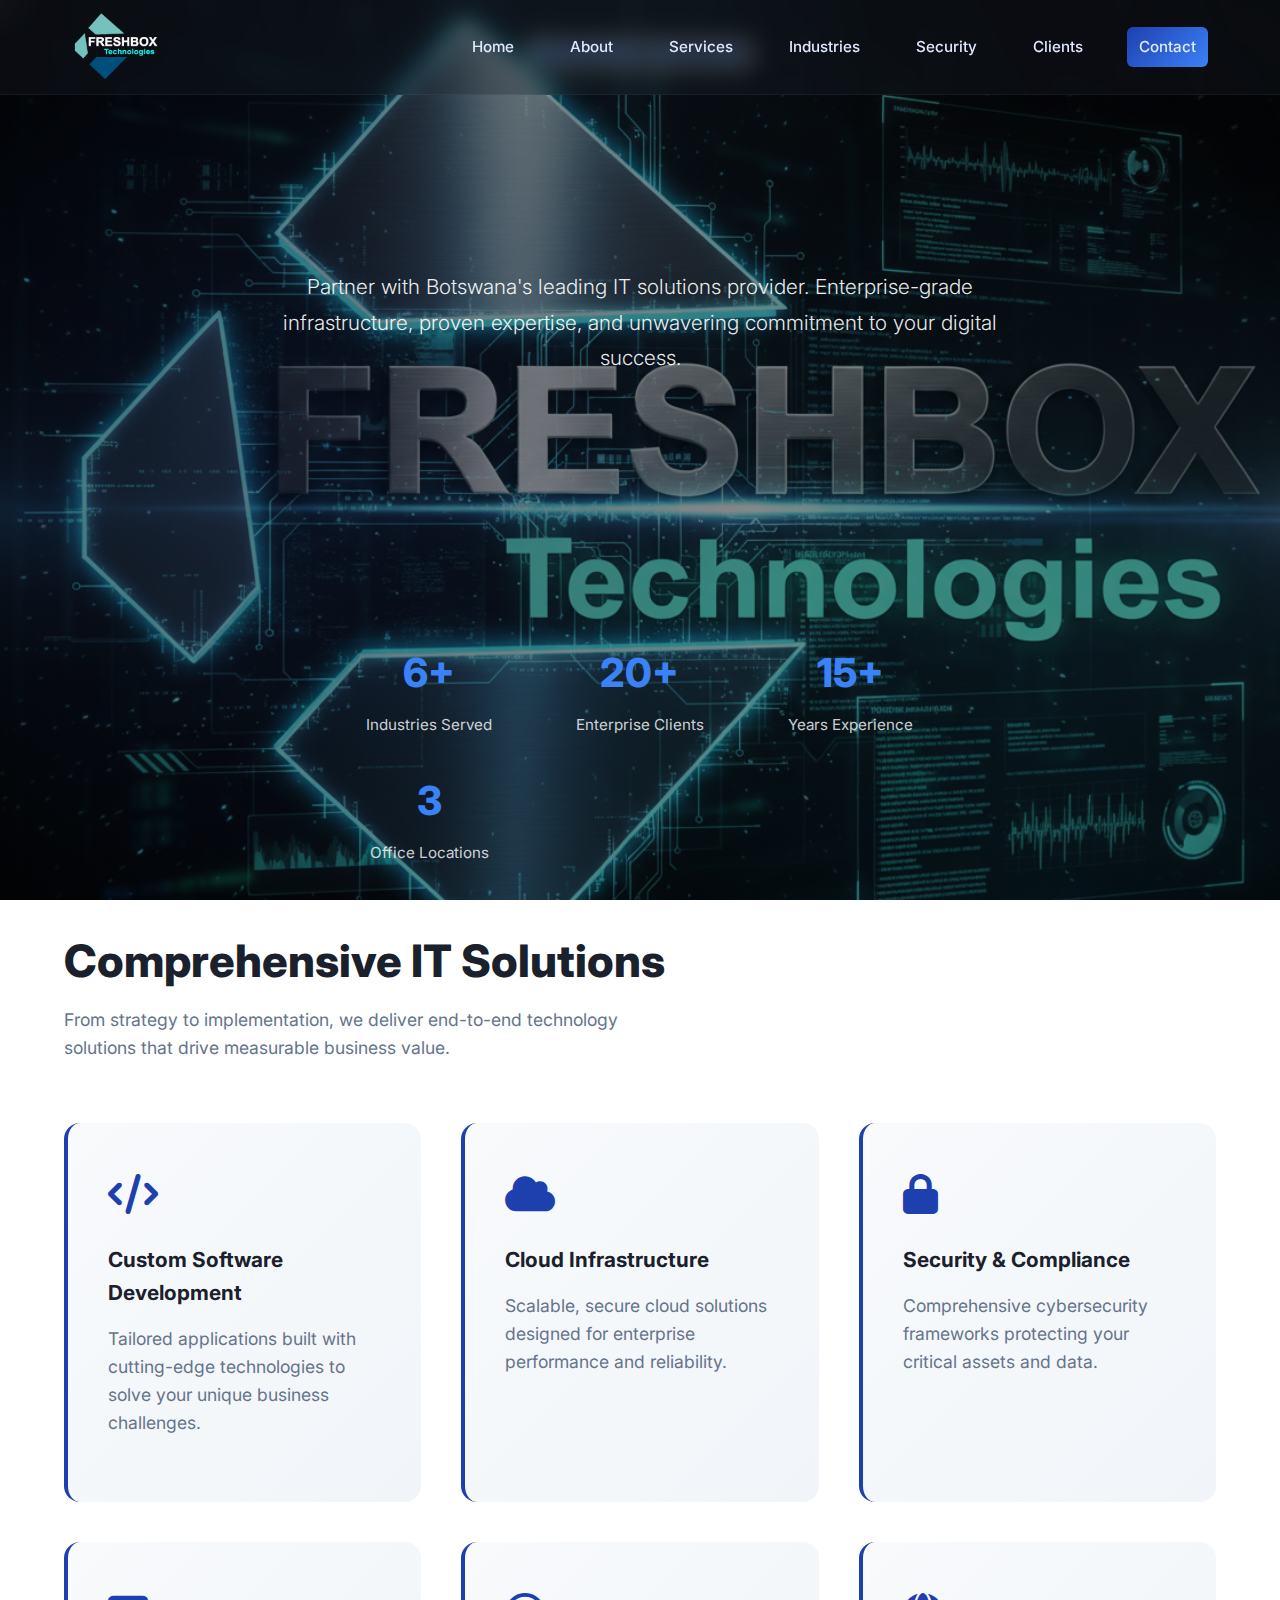
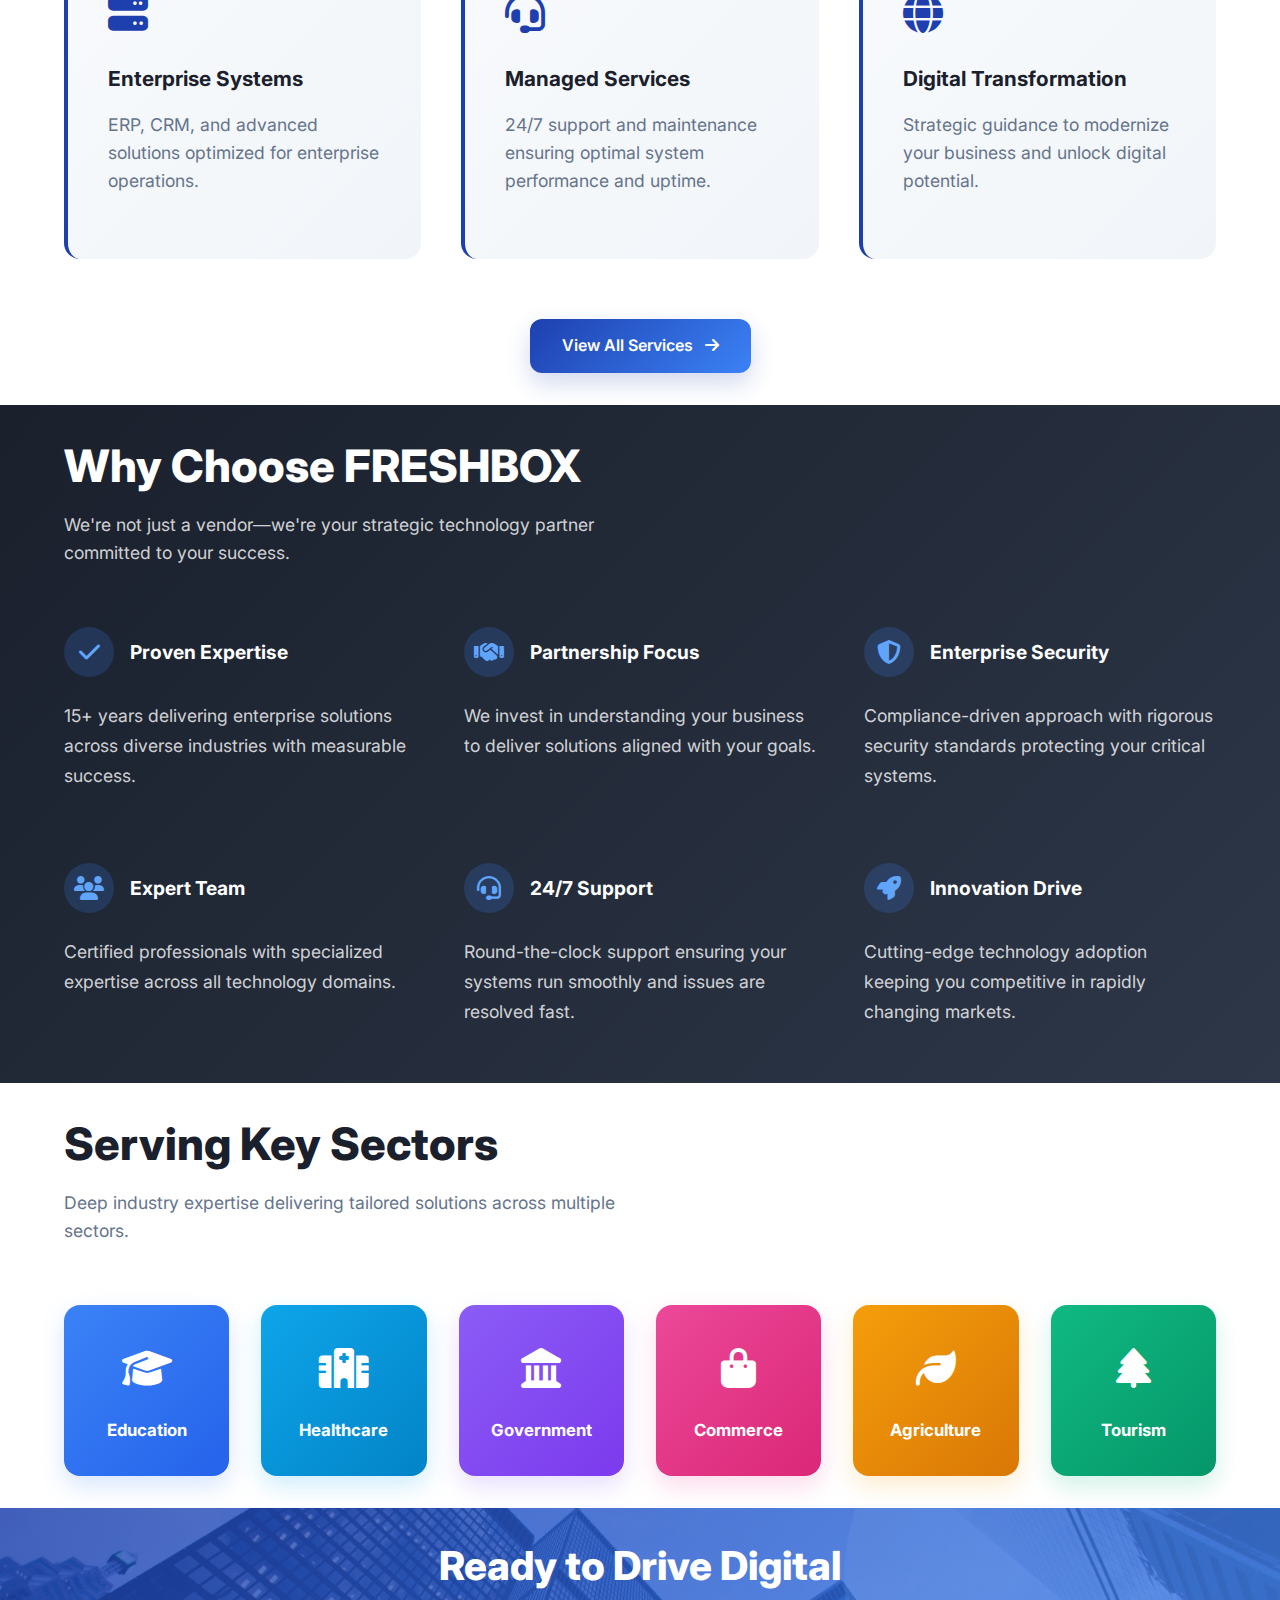
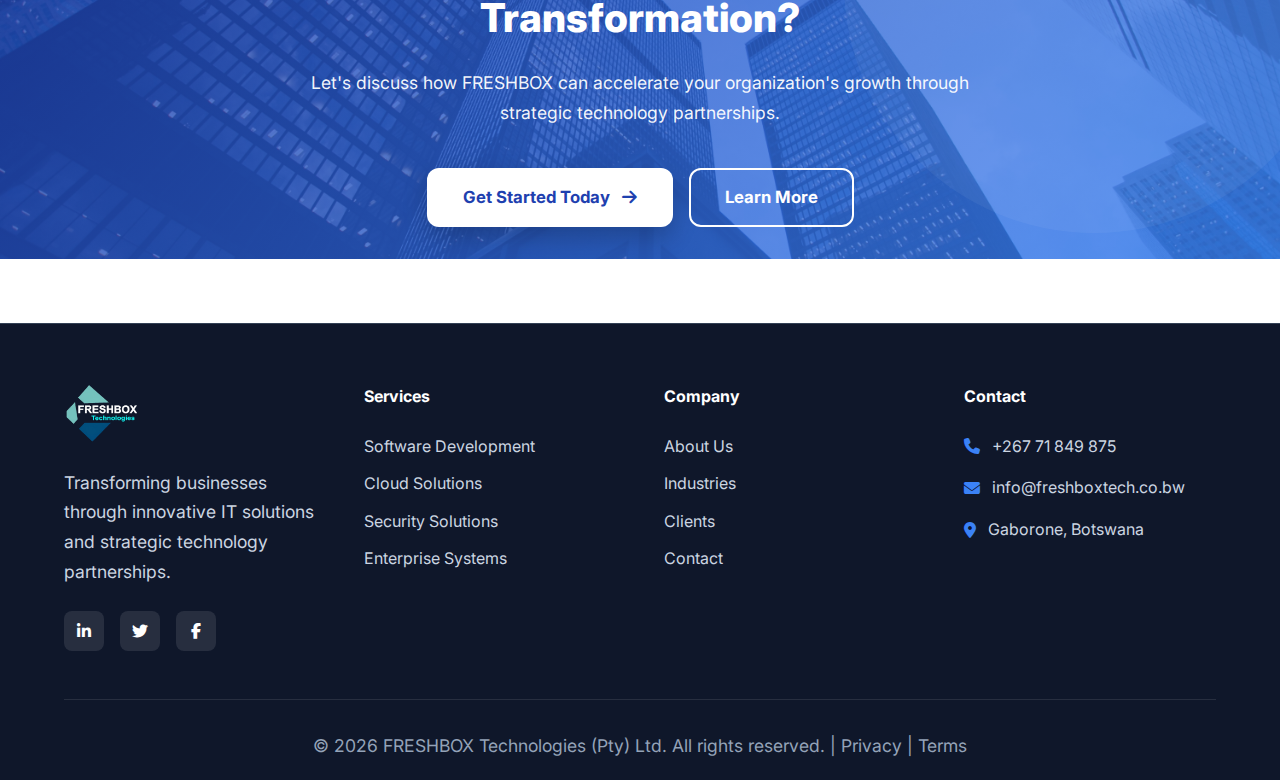
<file: index.html>
<!DOCTYPE html>
<html lang="en">
<head>
    <meta charset="UTF-8">
    <meta name="viewport" content="width=device-width, initial-scale=1.0">
    <meta name="description" content="FRESHBOX Technologies - Enterprise IT solutions, systems integration, and digital transformation services. Award-winning technology partner for business growth.">
    <meta name="keywords" content="IT solutions, systems integration, digital transformation, enterprise software, cloud services, Botswana">
    <title>FRESHBOX Technologies | Enterprise IT Solutions & Digital Transformation Leader</title>
    <link rel="icon" href="images/logo2.png" type="image/png">
    <link rel="apple-touch-icon" href="images/logo2.png">
    <link rel="stylesheet" href="https://cdnjs.cloudflare.com/ajax/libs/font-awesome/6.4.0/css/all.min.css">
    <link rel="stylesheet" href="style.css">
</head>
<body>
    <!-- Navigation -->
    <nav>
        <div class="nav-container">
            <div class="logo-section">
                <img src="images/logo2.png" alt="FRESHBOX Technologies" class="nav-logo">
            </div>
            <ul class="nav-links">
                <li><a href="#home">Home</a></li>
                <li><a href="about.html">About</a></li>
                <li><a href="services.html">Services</a></li>
                <li><a href="industries.html">Industries</a></li>
                <li><a href="security.html">Security</a></li>
                <li><a href="clients.html">Clients</a></li>
                <li><a href="contact.html" class="cta-btn">Contact</a></li>
            </ul>
            <button class="menu-toggle" onclick="toggleMenu()">
                <i class="fas fa-bars"></i>
            </button>
        </div>
    </nav>

    <main>
        <!-- Hero Section -->
        <section id="home" class="hero" style="background-image: url('images/freshbox1.png'); background-size: cover; background-position: center; background-repeat: no-repeat; background-attachment: fixed; margin-top: -120px; padding-top: 120px; min-height: 100vh; display: flex; align-items: center; justify-content: center; position: relative;">
            <style>
                @media (max-width: 768px) {
                    #home {
                        background-attachment: scroll !important;
                        min-height: 60vh !important;
                        padding-top: 80px !important;
                        padding-bottom: 2rem !important;
                    }
                }
                
                #home .hero-badge {
                    display: inline-block; 
                    background: rgba(255,255,255,0.15); 
                    color: #3b82f6; 
                    padding: 8px 16px; 
                    border-radius: 50px; 
                    font-size: 0.85rem; 
                    font-weight: 600; 
                    letter-spacing: 1px; 
                    backdrop-filter: blur(10px); 
                    border: 1px solid rgba(255,255,255,0.2);
                    margin-bottom: 1.5rem;
                }
                
                @media (max-width: 576px) {
                    #home .hero-badge {
                        font-size: 0.7rem;
                        padding: 6px 12px;
                        letter-spacing: 0.5px;
                    }
                    
                    #home h1 {
                        font-size: clamp(1.5rem, 7vw, 3rem) !important;
                    }
                    
                    #home > .container > p {
                        font-size: clamp(0.9rem, 2.5vw, 1.2rem) !important;
                    }
                }
                
                #home .stat-grid {
                    display: grid; 
                    grid-template-columns: repeat(auto-fit, minmax(150px, 1fr)); 
                    gap: 2rem; 
                    max-width: 600px; 
                    margin: 0 auto;
                }
                
                @media (max-width: 768px) {
                    #home .stat-grid {
                        grid-template-columns: repeat(2, 1fr);
                        gap: 1.5rem;
                    }
                }
                
                @media (max-width: 576px) {
                    #home .stat-grid {
                        grid-template-columns: repeat(2, 1fr);
                        gap: 1rem;
                    }
                    
                    #home .stat-number {
                        font-size: 1.75rem !important;
                    }
                }
                
                #home .hero-buttons {
                    display: flex; 
                    gap: 1.5rem; 
                    justify-content: center; 
                    flex-wrap: wrap;
                }
                
                @media (max-width: 576px) {
                    #home .hero-buttons {
                        flex-direction: column;
                        gap: 1rem;
                    }
                    
                    #home .hero-buttons a {
                        width: 100%;
                        padding: 12px 24px !important;
                    }
                }
            </style>
            <div class="hero-overlay" style="background: rgba(0, 0, 0, 0.45);"></div>
            <div class="container" style="position: relative; z-index: 2; text-align: center; max-width: 950px;">
                <div class="hero-badge">
                    ENTERPRISE IT SOLUTIONS
                </div>
                <h1 style="color: white; margin-bottom: 1.5rem; font-size: 4rem; font-weight: 800; line-height: 1.15; letter-spacing: -1px;"><span style="display: inline-block; animation: fadeInUp 0.6s ease 0.1s forwards; opacity: 0;">Transform</span> <span style="display: inline-block; animation: fadeInUp 0.6s ease 0.2s forwards; opacity: 0;">Your</span> <span style="display: inline-block; animation: fadeInUp 0.6s ease 0.3s forwards; opacity: 0;">Business</span> <span style="display: inline-block; animation: fadeInUp 0.6s ease 0.4s forwards; opacity: 0;">With</span> <span style="display: inline-block; background: linear-gradient(90deg, #60a5fa, #34d399); -webkit-background-clip: text; -webkit-text-fill-color: transparent; background-clip: text; animation: fadeInUp 0.6s ease 0.5s forwards; opacity: 0;">Strategic</span> <span style="display: inline-block; background: linear-gradient(90deg, #60a5fa, #34d399); -webkit-background-clip: text; -webkit-text-fill-color: transparent; background-clip: text; animation: fadeInUp 0.6s ease 0.6s forwards; opacity: 0;">Technology</span></h1>
                <p style="color: rgba(255,255,255,0.92); font-size: 1.3rem; margin-bottom: 2.5rem; line-height: 1.7; font-weight: 300; max-width: 750px; margin-left: auto; margin-right: auto;">Partner with Botswana's leading IT solutions provider. Enterprise-grade infrastructure, proven expertise, and unwavering commitment to your digital success.</p>
                <div class="hero-buttons" style="margin-bottom: 4rem;">
                    <a href="services.html" class="btn-primary" style="font-size: 1.05rem; padding: 16px 36px; border-radius: 0.75rem; font-weight: 600; box-shadow: 0 10px 30px rgba(30, 64, 175, 0.3);">Explore Services</a>
                    <a href="contact.html" style="font-size: 1.05rem; padding: 16px 36px; border-radius: 0.75rem; font-weight: 600; border: 2px solid white; color: white; background: transparent; transition: all 0.3s; display: inline-block; text-decoration: none;">Schedule Consultation</a>
                </div>
                <div class="stat-grid">
                    <div>
                        <div style="font-size: 2.5rem; font-weight: 800; color: #3b82f6; margin-bottom: 0.5rem;" class="stat-number">6+</div>
                        <div style="color: rgba(255,255,255,0.8); font-size: 0.95rem;">Industries Served</div>
                    </div>
                    <div>
                        <div style="font-size: 2.5rem; font-weight: 800; color: #3b82f6; margin-bottom: 0.5rem;" class="stat-number">20+</div>
                        <div style="color: rgba(255,255,255,0.8); font-size: 0.95rem;">Enterprise Clients</div>
                    </div>
                    <div>
                        <div style="font-size: 2.5rem; font-weight: 800; color: #3b82f6; margin-bottom: 0.5rem;" class="stat-number">15+</div>
                        <div style="color: rgba(255,255,255,0.8); font-size: 0.95rem;">Years Experience</div>
                    </div>
                    <div>
                        <div style="font-size: 2.5rem; font-weight: 800; color: #3b82f6; margin-bottom: 0.5rem;" class="stat-number">3</div>
                        <div style="color: rgba(255,255,255,0.8); font-size: 0.95rem;">Office Locations</div>
                    </div>
                </div>
            </div>
        </section>

        <!-- Capabilities Section -->
        <section style="padding: 100px 0; background: white;">
            <style>
                .capabilities-section h2 {
                    font-size: clamp(1.5rem, 6vw, 2.8rem);
                }
                
                .capabilities-grid {
                    display: grid;
                    grid-template-columns: repeat(auto-fit, minmax(280px, 1fr));
                    gap: 2.5rem;
                }
                
                @media (max-width: 768px) {
                    .capabilities-grid {
                        grid-template-columns: 1fr;
                        gap: 1.5rem;
                    }
                    
                    .capabilities-section h2 {
                        font-size: clamp(1.3rem, 5vw, 2rem);
                    }
                    
                    .capability-card {
                        padding: 1.75rem !important;
                    }
                    
                    .capability-card h3 {
                        font-size: clamp(1rem, 4vw, 1.3rem) !important;
                    }
                    
                    .capability-card p {
                        font-size: clamp(0.9rem, 2.5vw, 1.1rem);
                    }
                }
                
                @media (max-width: 576px) {
                    .capabilities-grid {
                        gap: 1rem;
                    }
                    
                    .capability-card {
                        padding: 1.5rem !important;
                    }
                    
                    .capability-icon {
                        font-size: 2rem !important;
                    }
                }
            </style>
            <div class="container capabilities-section">
                <div style="margin-bottom: 60px;">
                    <h2 style="font-size: 2.8rem; margin-bottom: 1rem; color: #1a202c; font-weight: 800;">Comprehensive IT Solutions</h2>
                    <p style="font-size: 1.1rem; color: #64748b; max-width: 600px;">From strategy to implementation, we deliver end-to-end technology solutions that drive measurable business value.</p>
                </div>
                
                <div class="capabilities-grid">
                    <div class="capability-card" style="background: linear-gradient(135deg, #f8fafc 0%, #f1f5f9 100%); padding: 2.5rem; border-radius: 1rem; border-left: 4px solid #1e40af; transition: all 0.3s; cursor: pointer;" onmouseover="this.style.boxShadow='0 20px 40px rgba(0,0,0,0.1)'; this.style.transform='translateY(-5px)'" onmouseout="this.style.boxShadow='none'; this.style.transform='translateY(0)'">
                        <div class="capability-icon" style="font-size: 2.5rem; margin-bottom: 1rem; color: #1e40af;"><i class="fas fa-code"></i></div>
                        <h3 style="margin-bottom: 1rem; color: #1a202c; font-size: 1.3rem; font-weight: 700;">Custom Software Development</h3>
                        <p style="color: #64748b; line-height: 1.6;">Tailored applications built with cutting-edge technologies to solve your unique business challenges.</p>
                    </div>

                    <div class="capability-card" style="background: linear-gradient(135deg, #f8fafc 0%, #f1f5f9 100%); padding: 2.5rem; border-radius: 1rem; border-left: 4px solid #1e40af; transition: all 0.3s; cursor: pointer;" onmouseover="this.style.boxShadow='0 20px 40px rgba(0,0,0,0.1)'; this.style.transform='translateY(-5px)'" onmouseout="this.style.boxShadow='none'; this.style.transform='translateY(0)'">
                        <div class="capability-icon" style="font-size: 2.5rem; margin-bottom: 1rem; color: #1e40af;"><i class="fas fa-cloud"></i></div>
                        <h3 style="margin-bottom: 1rem; color: #1a202c; font-size: 1.3rem; font-weight: 700;">Cloud Infrastructure</h3>
                        <p style="color: #64748b; line-height: 1.6;">Scalable, secure cloud solutions designed for enterprise performance and reliability.</p>
                    </div>

                    <div class="capability-card" style="background: linear-gradient(135deg, #f8fafc 0%, #f1f5f9 100%); padding: 2.5rem; border-radius: 1rem; border-left: 4px solid #1e40af; transition: all 0.3s; cursor: pointer;" onmouseover="this.style.boxShadow='0 20px 40px rgba(0,0,0,0.1)'; this.style.transform='translateY(-5px)'" onmouseout="this.style.boxShadow='none'; this.style.transform='translateY(0)'">
                        <div class="capability-icon" style="font-size: 2.5rem; margin-bottom: 1rem; color: #1e40af;"><i class="fas fa-lock"></i></div>
                        <h3 style="margin-bottom: 1rem; color: #1a202c; font-size: 1.3rem; font-weight: 700;">Security & Compliance</h3>
                        <p style="color: #64748b; line-height: 1.6;">Comprehensive cybersecurity frameworks protecting your critical assets and data.</p>
                    </div>

                    <div class="capability-card" style="background: linear-gradient(135deg, #f8fafc 0%, #f1f5f9 100%); padding: 2.5rem; border-radius: 1rem; border-left: 4px solid #1e40af; transition: all 0.3s; cursor: pointer;" onmouseover="this.style.boxShadow='0 20px 40px rgba(0,0,0,0.1)'; this.style.transform='translateY(-5px)'" onmouseout="this.style.boxShadow='none'; this.style.transform='translateY(0)'">
                        <div class="capability-icon" style="font-size: 2.5rem; margin-bottom: 1rem; color: #1e40af;"><i class="fas fa-server"></i></div>
                        <h3 style="margin-bottom: 1rem; color: #1a202c; font-size: 1.3rem; font-weight: 700;">Enterprise Systems</h3>
                        <p style="color: #64748b; line-height: 1.6;">ERP, CRM, and advanced solutions optimized for enterprise operations.</p>
                    </div>

                    <div class="capability-card" style="background: linear-gradient(135deg, #f8fafc 0%, #f1f5f9 100%); padding: 2.5rem; border-radius: 1rem; border-left: 4px solid #1e40af; transition: all 0.3s; cursor: pointer;" onmouseover="this.style.boxShadow='0 20px 40px rgba(0,0,0,0.1)'; this.style.transform='translateY(-5px)'" onmouseout="this.style.boxShadow='none'; this.style.transform='translateY(0)'">
                        <div class="capability-icon" style="font-size: 2.5rem; margin-bottom: 1rem; color: #1e40af;"><i class="fas fa-headset"></i></div>
                        <h3 style="margin-bottom: 1rem; color: #1a202c; font-size: 1.3rem; font-weight: 700;">Managed Services</h3>
                        <p style="color: #64748b; line-height: 1.6;">24/7 support and maintenance ensuring optimal system performance and uptime.</p>
                    </div>

                    <div class="capability-card" style="background: linear-gradient(135deg, #f8fafc 0%, #f1f5f9 100%); padding: 2.5rem; border-radius: 1rem; border-left: 4px solid #1e40af; transition: all 0.3s; cursor: pointer;" onmouseover="this.style.boxShadow='0 20px 40px rgba(0,0,0,0.1)'; this.style.transform='translateY(-5px)'" onmouseout="this.style.boxShadow='none'; this.style.transform='translateY(0)'">
                        <div class="capability-icon" style="font-size: 2.5rem; margin-bottom: 1rem; color: #1e40af;"><i class="fas fa-globe"></i></div>
                        <h3 style="margin-bottom: 1rem; color: #1a202c; font-size: 1.3rem; font-weight: 700;">Digital Transformation</h3>
                        <p style="color: #64748b; line-height: 1.6;">Strategic guidance to modernize your business and unlock digital potential.</p>
                    </div>
                </div>

                <div style="text-align: center; margin-top: 60px;">
                    <a href="services.html" style="display: inline-block; font-size: 1rem; padding: 14px 32px; background: linear-gradient(135deg, #1e40af 0%, #3b82f6 100%); color: white; border-radius: 0.75rem; font-weight: 600; text-decoration: none; transition: all 0.3s; box-shadow: 0 10px 25px rgba(30, 64, 175, 0.2);" onmouseover="this.style.boxShadow='0 15px 35px rgba(30, 64, 175, 0.4)'; this.style.transform='translateY(-2px)'" onmouseout="this.style.boxShadow='0 10px 25px rgba(30, 64, 175, 0.2)'; this.style.transform='translateY(0)'">View All Services <i class="fas fa-arrow-right" style="margin-left: 0.5rem;"></i></a>
                </div>
            </div>
        </section>

        <!-- Why Partner With Us -->
        <section style="padding: 100px 0; background: linear-gradient(135deg, #1a202c 0%, #2d3748 100%);">
            <div class="container">
                <div style="margin-bottom: 60px;">
                    <h2 style="font-size: 2.8rem; margin-bottom: 1rem; color: white; font-weight: 800;">Why Choose FRESHBOX</h2>
                    <p style="font-size: 1.1rem; color: rgba(255,255,255,0.8); max-width: 600px;">We're not just a vendor—we're your strategic technology partner committed to your success.</p>
                </div>

                <div style="display: grid; grid-template-columns: repeat(auto-fit, minmax(300px, 1fr)); gap: 3rem;">
                    <div>
                        <div style="display: flex; align-items: center; margin-bottom: 1.5rem;">
                            <div style="width: 50px; height: 50px; background: rgba(59, 130, 246, 0.2); border-radius: 50%; display: flex; align-items: center; justify-content: center; margin-right: 1rem; font-size: 1.5rem; color: #60a5fa;"><i class="fas fa-check"></i></div>
                            <h3 style="color: white; font-size: 1.2rem; margin: 0; font-weight: 700;">Proven Expertise</h3>
                        </div>
                        <p style="color: rgba(255,255,255,0.8); line-height: 1.7;">15+ years delivering enterprise solutions across diverse industries with measurable success.</p>
                    </div>

                    <div>
                        <div style="display: flex; align-items: center; margin-bottom: 1.5rem;">
                            <div style="width: 50px; height: 50px; background: rgba(59, 130, 246, 0.2); border-radius: 50%; display: flex; align-items: center; justify-content: center; margin-right: 1rem; font-size: 1.5rem; color: #60a5fa;"><i class="fas fa-handshake"></i></div>
                            <h3 style="color: white; font-size: 1.2rem; margin: 0; font-weight: 700;">Partnership Focus</h3>
                        </div>
                        <p style="color: rgba(255,255,255,0.8); line-height: 1.7;">We invest in understanding your business to deliver solutions aligned with your goals.</p>
                    </div>

                    <div>
                        <div style="display: flex; align-items: center; margin-bottom: 1.5rem;">
                            <div style="width: 50px; height: 50px; background: rgba(59, 130, 246, 0.2); border-radius: 50%; display: flex; align-items: center; justify-content: center; margin-right: 1rem; font-size: 1.5rem; color: #60a5fa;"><i class="fas fa-shield-alt"></i></div>
                            <h3 style="color: white; font-size: 1.2rem; margin: 0; font-weight: 700;">Enterprise Security</h3>
                        </div>
                        <p style="color: rgba(255,255,255,0.8); line-height: 1.7;">Compliance-driven approach with rigorous security standards protecting your critical systems.</p>
                    </div>

                    <div>
                        <div style="display: flex; align-items: center; margin-bottom: 1.5rem;">
                            <div style="width: 50px; height: 50px; background: rgba(59, 130, 246, 0.2); border-radius: 50%; display: flex; align-items: center; justify-content: center; margin-right: 1rem; font-size: 1.5rem; color: #60a5fa;"><i class="fas fa-users"></i></div>
                            <h3 style="color: white; font-size: 1.2rem; margin: 0; font-weight: 700;">Expert Team</h3>
                        </div>
                        <p style="color: rgba(255,255,255,0.8); line-height: 1.7;">Certified professionals with specialized expertise across all technology domains.</p>
                    </div>

                    <div>
                        <div style="display: flex; align-items: center; margin-bottom: 1.5rem;">
                            <div style="width: 50px; height: 50px; background: rgba(59, 130, 246, 0.2); border-radius: 50%; display: flex; align-items: center; justify-content: center; margin-right: 1rem; font-size: 1.5rem; color: #60a5fa;"><i class="fas fa-headset"></i></div>
                            <h3 style="color: white; font-size: 1.2rem; margin: 0; font-weight: 700;">24/7 Support</h3>
                        </div>
                        <p style="color: rgba(255,255,255,0.8); line-height: 1.7;">Round-the-clock support ensuring your systems run smoothly and issues are resolved fast.</p>
                    </div>

                    <div>
                        <div style="display: flex; align-items: center; margin-bottom: 1.5rem;">
                            <div style="width: 50px; height: 50px; background: rgba(59, 130, 246, 0.2); border-radius: 50%; display: flex; align-items: center; justify-content: center; margin-right: 1rem; font-size: 1.5rem; color: #60a5fa;"><i class="fas fa-rocket"></i></div>
                            <h3 style="color: white; font-size: 1.2rem; margin: 0; font-weight: 700;">Innovation Drive</h3>
                        </div>
                        <p style="color: rgba(255,255,255,0.8); line-height: 1.7;">Cutting-edge technology adoption keeping you competitive in rapidly changing markets.</p>
                    </div>
                </div>
            </div>
        </section>

        <!-- Industries Section -->
        <section style="padding: 100px 0; background: white;">
            <div class="container">
                <div style="margin-bottom: 60px;">
                    <h2 style="font-size: 2.8rem; margin-bottom: 1rem; color: #1a202c; font-weight: 800;">Serving Key Sectors</h2>
                    <p style="font-size: 1.1rem; color: #64748b; max-width: 600px;">Deep industry expertise delivering tailored solutions across multiple sectors.</p>
                </div>

                <div style="display: grid; grid-template-columns: repeat(auto-fit, minmax(160px, 1fr)); gap: 2rem;">
                    <a href="industries.html" style="background: linear-gradient(135deg, #3b82f6 0%, #2563eb 100%); padding: 2rem; border-radius: 1rem; text-align: center; text-decoration: none; color: white; transition: all 0.3s; box-shadow: 0 10px 25px rgba(59, 130, 246, 0.2);" onmouseover="this.style.transform='translateY(-5px)'; this.style.boxShadow='0 15px 35px rgba(59, 130, 246, 0.4)'" onmouseout="this.style.transform='translateY(0)'; this.style.boxShadow='0 10px 25px rgba(59, 130, 246, 0.2)'">
                        <div style="font-size: 2.5rem; margin-bottom: 1rem;"><i class="fas fa-graduation-cap"></i></div>
                        <h3 style="margin: 0; font-size: 1.05rem; font-weight: 700;">Education</h3>
                    </a>

                    <a href="industries.html" style="background: linear-gradient(135deg, #0ea5e9 0%, #0284c7 100%); padding: 2rem; border-radius: 1rem; text-align: center; text-decoration: none; color: white; transition: all 0.3s; box-shadow: 0 10px 25px rgba(14, 165, 233, 0.2);" onmouseover="this.style.transform='translateY(-5px)'; this.style.boxShadow='0 15px 35px rgba(14, 165, 233, 0.4)'" onmouseout="this.style.transform='translateY(0)'; this.style.boxShadow='0 10px 25px rgba(14, 165, 233, 0.2)'">
                        <div style="font-size: 2.5rem; margin-bottom: 1rem;"><i class="fas fa-hospital"></i></div>
                        <h3 style="margin: 0; font-size: 1.05rem; font-weight: 700;">Healthcare</h3>
                    </a>

                    <a href="industries.html" style="background: linear-gradient(135deg, #8b5cf6 0%, #7c3aed 100%); padding: 2rem; border-radius: 1rem; text-align: center; text-decoration: none; color: white; transition: all 0.3s; box-shadow: 0 10px 25px rgba(139, 92, 246, 0.2);" onmouseover="this.style.transform='translateY(-5px)'; this.style.boxShadow='0 15px 35px rgba(139, 92, 246, 0.4)'" onmouseout="this.style.transform='translateY(0)'; this.style.boxShadow='0 10px 25px rgba(139, 92, 246, 0.2)'">
                        <div style="font-size: 2.5rem; margin-bottom: 1rem;"><i class="fas fa-landmark"></i></div>
                        <h3 style="margin: 0; font-size: 1.05rem; font-weight: 700;">Government</h3>
                    </a>

                    <a href="industries.html" style="background: linear-gradient(135deg, #ec4899 0%, #db2777 100%); padding: 2rem; border-radius: 1rem; text-align: center; text-decoration: none; color: white; transition: all 0.3s; box-shadow: 0 10px 25px rgba(236, 72, 153, 0.2);" onmouseover="this.style.transform='translateY(-5px)'; this.style.boxShadow='0 15px 35px rgba(236, 72, 153, 0.4)'" onmouseout="this.style.transform='translateY(0)'; this.style.boxShadow='0 10px 25px rgba(236, 72, 153, 0.2)'">
                        <div style="font-size: 2.5rem; margin-bottom: 1rem;"><i class="fas fa-shopping-bag"></i></div>
                        <h3 style="margin: 0; font-size: 1.05rem; font-weight: 700;">Commerce</h3>
                    </a>

                    <a href="industries.html" style="background: linear-gradient(135deg, #f59e0b 0%, #d97706 100%); padding: 2rem; border-radius: 1rem; text-align: center; text-decoration: none; color: white; transition: all 0.3s; box-shadow: 0 10px 25px rgba(245, 158, 11, 0.2);" onmouseover="this.style.transform='translateY(-5px)'; this.style.boxShadow='0 15px 35px rgba(245, 158, 11, 0.4)'" onmouseout="this.style.transform='translateY(0)'; this.style.boxShadow='0 10px 25px rgba(245, 158, 11, 0.2)'">
                        <div style="font-size: 2.5rem; margin-bottom: 1rem;"><i class="fas fa-leaf"></i></div>
                        <h3 style="margin: 0; font-size: 1.05rem; font-weight: 700;">Agriculture</h3>
                    </a>

                    <a href="industries.html" style="background: linear-gradient(135deg, #10b981 0%, #059669 100%); padding: 2rem; border-radius: 1rem; text-align: center; text-decoration: none; color: white; transition: all 0.3s; box-shadow: 0 10px 25px rgba(16, 185, 129, 0.2);" onmouseover="this.style.transform='translateY(-5px)'; this.style.boxShadow='0 15px 35px rgba(16, 185, 129, 0.4)'" onmouseout="this.style.transform='translateY(0)'; this.style.boxShadow='0 10px 25px rgba(16, 185, 129, 0.2)'">
                        <div style="font-size: 2.5rem; margin-bottom: 1rem;"><i class="fas fa-tree"></i></div>
                        <h3 style="margin: 0; font-size: 1.05rem; font-weight: 700;">Tourism</h3>
                    </a>
                </div>
            </div>
        </section>

        <!-- CTA Section -->
        <section style="padding: 80px 0; background: linear-gradient(135deg, rgba(30, 64, 175, 0.8), rgba(59, 130, 246, 0.8)), url('images/bb1.jpg') center/cover; position: relative; overflow: hidden;">
            <div style="position: absolute; top: -50%; right: -5%; width: 500px; height: 500px; background: rgba(255,255,255,0.05); border-radius: 50%; z-index: 0;"></div>
            <div class="container" style="position: relative; z-index: 1;">
                <div style="text-align: center; max-width: 700px; margin: 0 auto;">
                    <h2 style="font-size: 2.5rem; color: white; margin-bottom: 1.5rem; font-weight: 800;">Ready to Drive Digital Transformation?</h2>
                    <p style="font-size: 1.1rem; color: rgba(255,255,255,0.95); margin-bottom: 2.5rem; line-height: 1.7;">Let's discuss how FRESHBOX can accelerate your organization's growth through strategic technology partnerships.</p>
                    <div style="display: flex; gap: 1rem; justify-content: center; flex-wrap: wrap;">
                        <a href="contact.html" style="display: inline-block; background: white; color: #1e40af; padding: 16px 36px; border-radius: 0.75rem; font-weight: 700; font-size: 1.05rem; text-decoration: none; transition: all 0.3s; box-shadow: 0 10px 25px rgba(0,0,0,0.2);" onmouseover="this.style.transform='translateY(-3px)'; this.style.boxShadow='0 15px 35px rgba(0,0,0,0.3)'" onmouseout="this.style.transform='translateY(0)'; this.style.boxShadow='0 10px 25px rgba(0,0,0,0.2)'">Get Started Today <i class="fas fa-arrow-right" style="margin-left: 0.5rem;"></i></a>
                        <a href="services.html" style="display: inline-block; border: 2px solid white; color: white; padding: 14px 34px; border-radius: 0.75rem; font-weight: 700; font-size: 1.05rem; text-decoration: none; transition: all 0.3s; background: transparent;" onmouseover="this.style.background='rgba(255,255,255,0.1)'; this.style.transform='translateY(-3px)'" onmouseout="this.style.background='transparent'; this.style.transform='translateY(0)'">Learn More</a>
                    </div>
                </div>
            </div>
        </section>
    </main>

    <!-- Footer -->
    <footer style="background: #0f172a; color: #cbd5e1; padding: 60px 0 20px;">
        <div class="container">
            <div style="display: grid; grid-template-columns: repeat(auto-fit, minmax(250px, 1fr)); gap: 3rem; margin-bottom: 3rem;">
                <div>
                    <img src="images/logo2.png" alt="FRESHBOX Technologies" class="footer-logo" style="margin-bottom: 1rem;">
                    <p style="margin-bottom: 1.5rem; line-height: 1.7;">Transforming businesses through innovative IT solutions and strategic technology partnerships.</p>
                    <div style="display: flex; gap: 1rem;">
                        <a href="#" style="display: inline-flex; align-items: center; justify-content: center; width: 40px; height: 40px; background: rgba(255,255,255,0.1); border-radius: 0.5rem; color: white; transition: all 0.3s; text-decoration: none;" onmouseover="this.style.background='rgba(59, 130, 246, 0.5)'" onmouseout="this.style.background='rgba(255,255,255,0.1)'"><i class="fab fa-linkedin-in"></i></a>
                        <a href="#" style="display: inline-flex; align-items: center; justify-content: center; width: 40px; height: 40px; background: rgba(255,255,255,0.1); border-radius: 0.5rem; color: white; transition: all 0.3s; text-decoration: none;" onmouseover="this.style.background='rgba(59, 130, 246, 0.5)'" onmouseout="this.style.background='rgba(255,255,255,0.1)'"><i class="fab fa-twitter"></i></a>
                        <a href="#" style="display: inline-flex; align-items: center; justify-content: center; width: 40px; height: 40px; background: rgba(255,255,255,0.1); border-radius: 0.5rem; color: white; transition: all 0.3s; text-decoration: none;" onmouseover="this.style.background='rgba(59, 130, 246, 0.5)'" onmouseout="this.style.background='rgba(255,255,255,0.1)'"><i class="fab fa-facebook-f"></i></a>
                    </div>
                </div>

                <div>
                    <h4 style="color: white; font-weight: 700; margin-bottom: 1.5rem; font-size: 1rem;">Services</h4>
                    <ul style="list-style: none; padding: 0; margin: 0;">
                        <li style="margin-bottom: 0.75rem;"><a href="services.html" style="color: #cbd5e1; text-decoration: none; transition: color 0.3s;" onmouseover="this.style.color='#3b82f6'" onmouseout="this.style.color='#cbd5e1'">Software Development</a></li>
                        <li style="margin-bottom: 0.75rem;"><a href="services.html" style="color: #cbd5e1; text-decoration: none; transition: color 0.3s;" onmouseover="this.style.color='#3b82f6'" onmouseout="this.style.color='#cbd5e1'">Cloud Solutions</a></li>
                        <li style="margin-bottom: 0.75rem;"><a href="services.html" style="color: #cbd5e1; text-decoration: none; transition: color 0.3s;" onmouseover="this.style.color='#3b82f6'" onmouseout="this.style.color='#cbd5e1'">Security Solutions</a></li>
                        <li><a href="services.html" style="color: #cbd5e1; text-decoration: none; transition: color 0.3s;" onmouseover="this.style.color='#3b82f6'" onmouseout="this.style.color='#cbd5e1'">Enterprise Systems</a></li>
                    </ul>
                </div>

                <div>
                    <h4 style="color: white; font-weight: 700; margin-bottom: 1.5rem; font-size: 1rem;">Company</h4>
                    <ul style="list-style: none; padding: 0; margin: 0;">
                        <li style="margin-bottom: 0.75rem;"><a href="about.html" style="color: #cbd5e1; text-decoration: none; transition: color 0.3s;" onmouseover="this.style.color='#3b82f6'" onmouseout="this.style.color='#cbd5e1'">About Us</a></li>
                        <li style="margin-bottom: 0.75rem;"><a href="industries.html" style="color: #cbd5e1; text-decoration: none; transition: color 0.3s;" onmouseover="this.style.color='#3b82f6'" onmouseout="this.style.color='#cbd5e1'">Industries</a></li>
                        <li style="margin-bottom: 0.75rem;"><a href="clients.html" style="color: #cbd5e1; text-decoration: none; transition: color 0.3s;" onmouseover="this.style.color='#3b82f6'" onmouseout="this.style.color='#cbd5e1'">Clients</a></li>
                        <li><a href="contact.html" style="color: #cbd5e1; text-decoration: none; transition: color 0.3s;" onmouseover="this.style.color='#3b82f6'" onmouseout="this.style.color='#cbd5e1'">Contact</a></li>
                    </ul>
                </div>

                <div>
                    <h4 style="color: white; font-weight: 700; margin-bottom: 1.5rem; font-size: 1rem;">Contact</h4>
                    <ul style="list-style: none; padding: 0; margin: 0;">
                        <li style="margin-bottom: 1rem;"><a href="tel:+26771849875" style="color: #cbd5e1; text-decoration: none; transition: color 0.3s; display: flex; align-items: center; gap: 0.75rem;" onmouseover="this.style.color='#3b82f6'" onmouseout="this.style.color='#cbd5e1'"><i class="fas fa-phone" style="color: #3b82f6;"></i>+267 71 849 875</a></li>
                        <li style="margin-bottom: 1rem;"><a href="mailto:info@freshboxtech.co.bw" style="color: #cbd5e1; text-decoration: none; transition: color 0.3s; display: flex; align-items: center; gap: 0.75rem;" onmouseover="this.style.color='#3b82f6'" onmouseout="this.style.color='#cbd5e1'"><i class="fas fa-envelope" style="color: #3b82f6;"></i>info@freshboxtech.co.bw</a></li>
                        <li style="display: flex; align-items: center; gap: 0.75rem;"><i class="fas fa-map-marker-alt" style="color: #3b82f6;"></i>Gaborone, Botswana</li>
                    </ul>
                </div>
            </div>

            <div style="border-top: 1px solid rgba(255,255,255,0.1); padding-top: 2rem; text-align: center;">
                <p style="color: #94a3b8; margin: 0;">&copy; 2026 FRESHBOX Technologies (Pty) Ltd. All rights reserved. | <a href="#" style="color: #94a3b8; text-decoration: none; transition: color 0.3s;" onmouseover="this.style.color='#3b82f6'" onmouseout="this.style.color='#94a3b8'">Privacy</a> | <a href="#" style="color: #94a3b8; text-decoration: none; transition: color 0.3s;" onmouseover="this.style.color='#3b82f6'" onmouseout="this.style.color='#94a3b8'">Terms</a></p>
            </div>
        </div>
    </footer>

    <script src="script.js"></script>
</body>
</html>
</file>
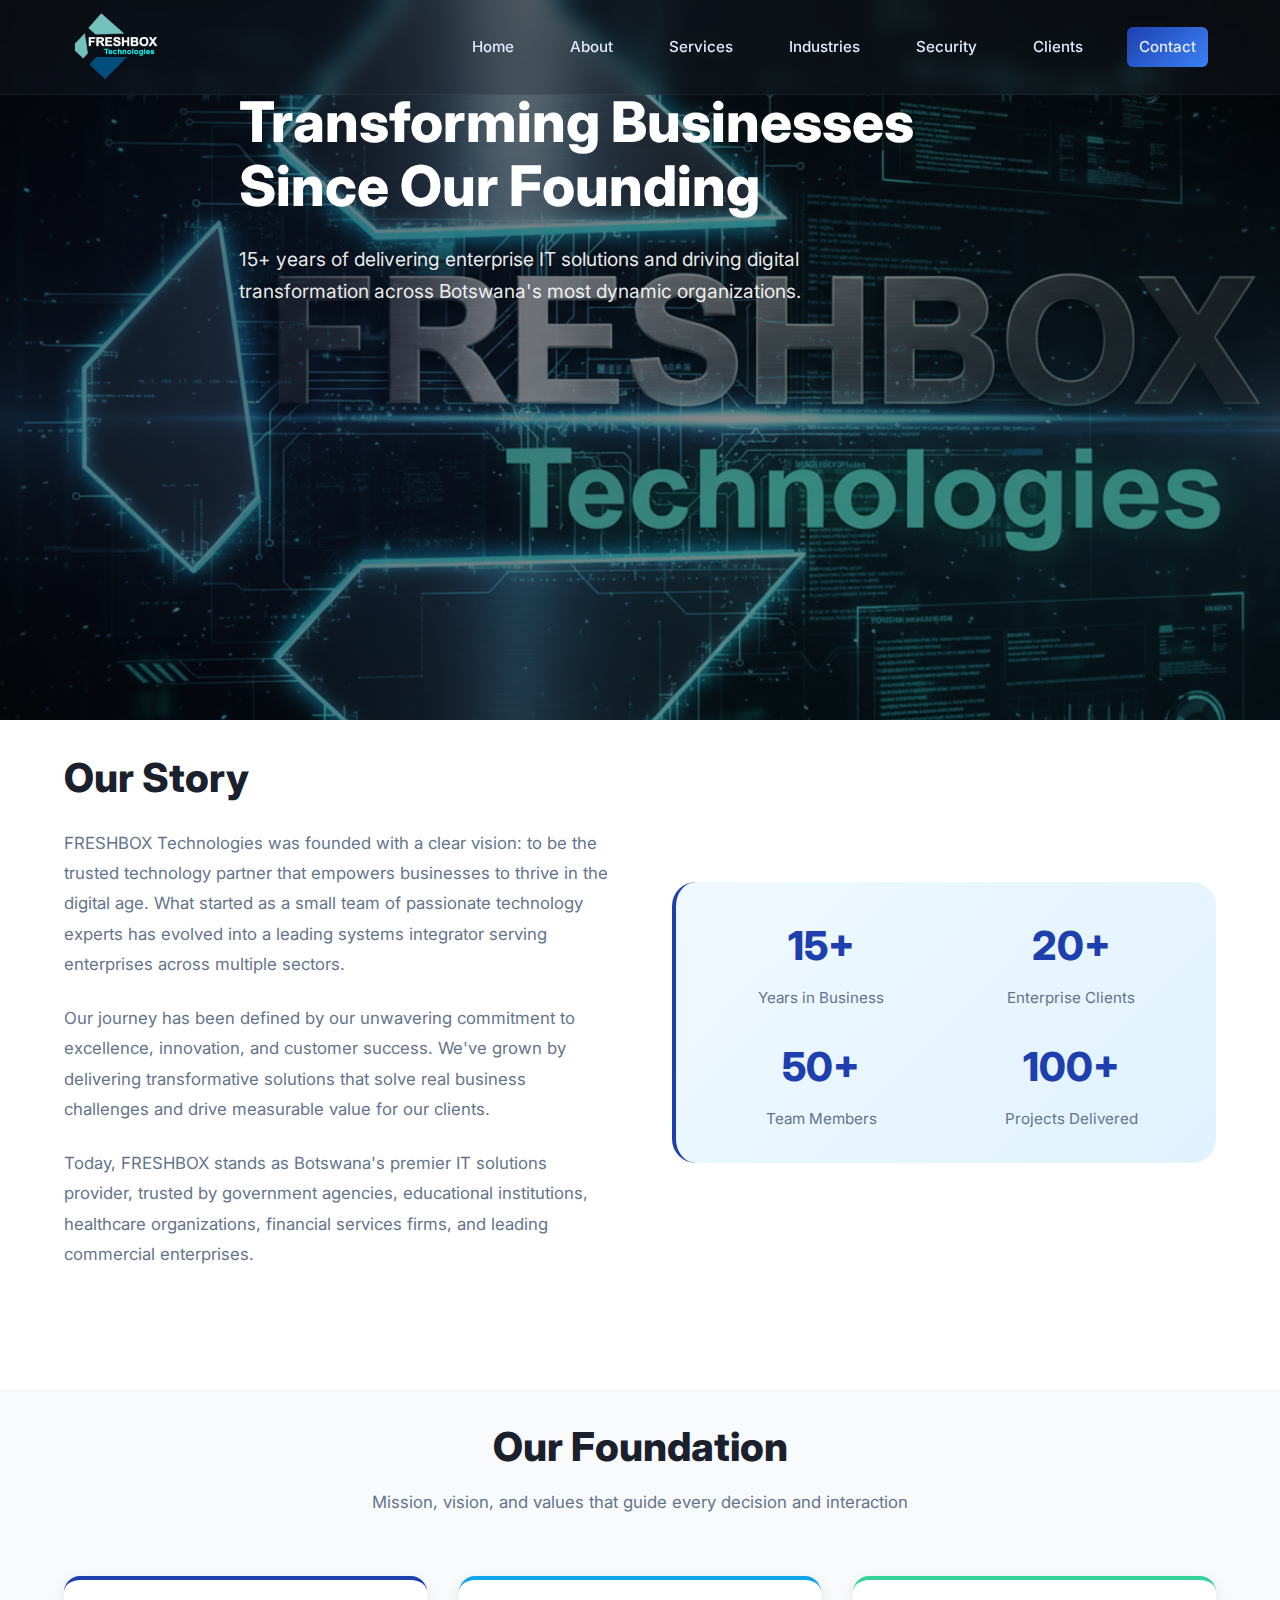
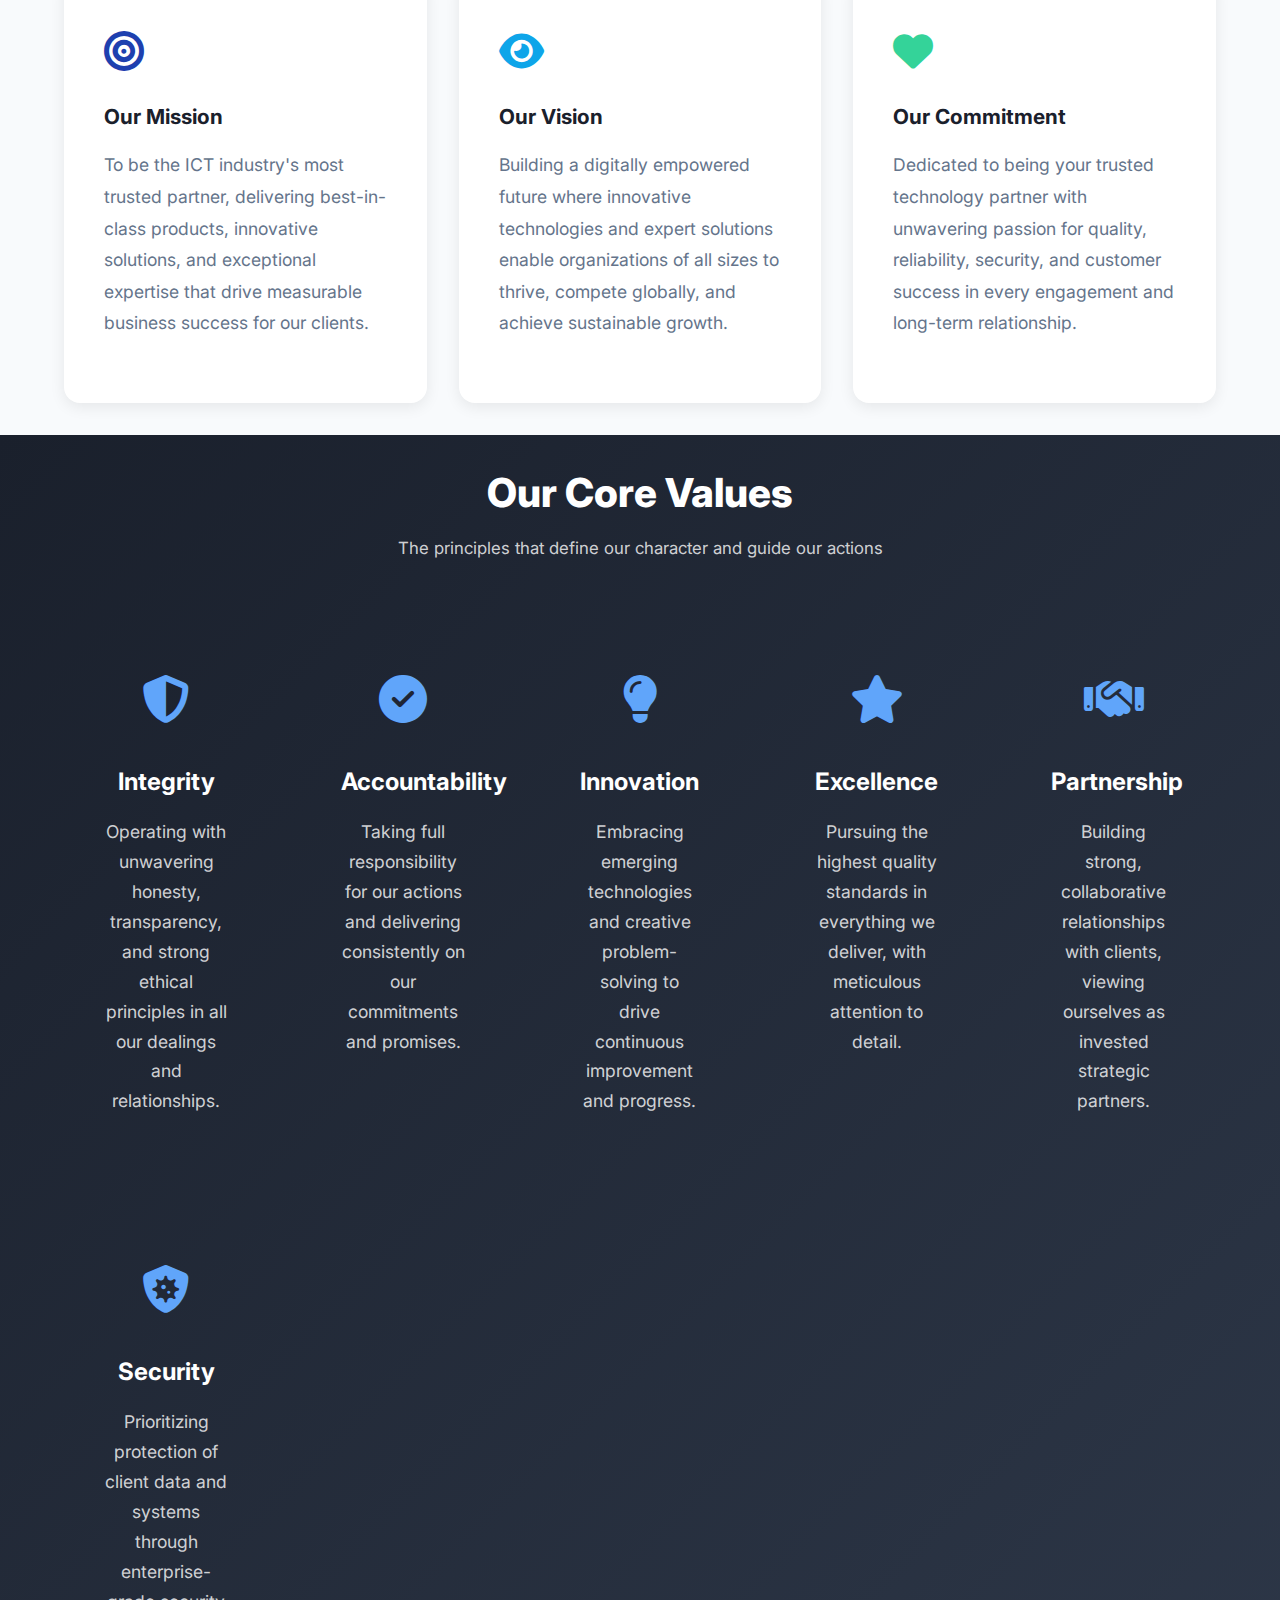
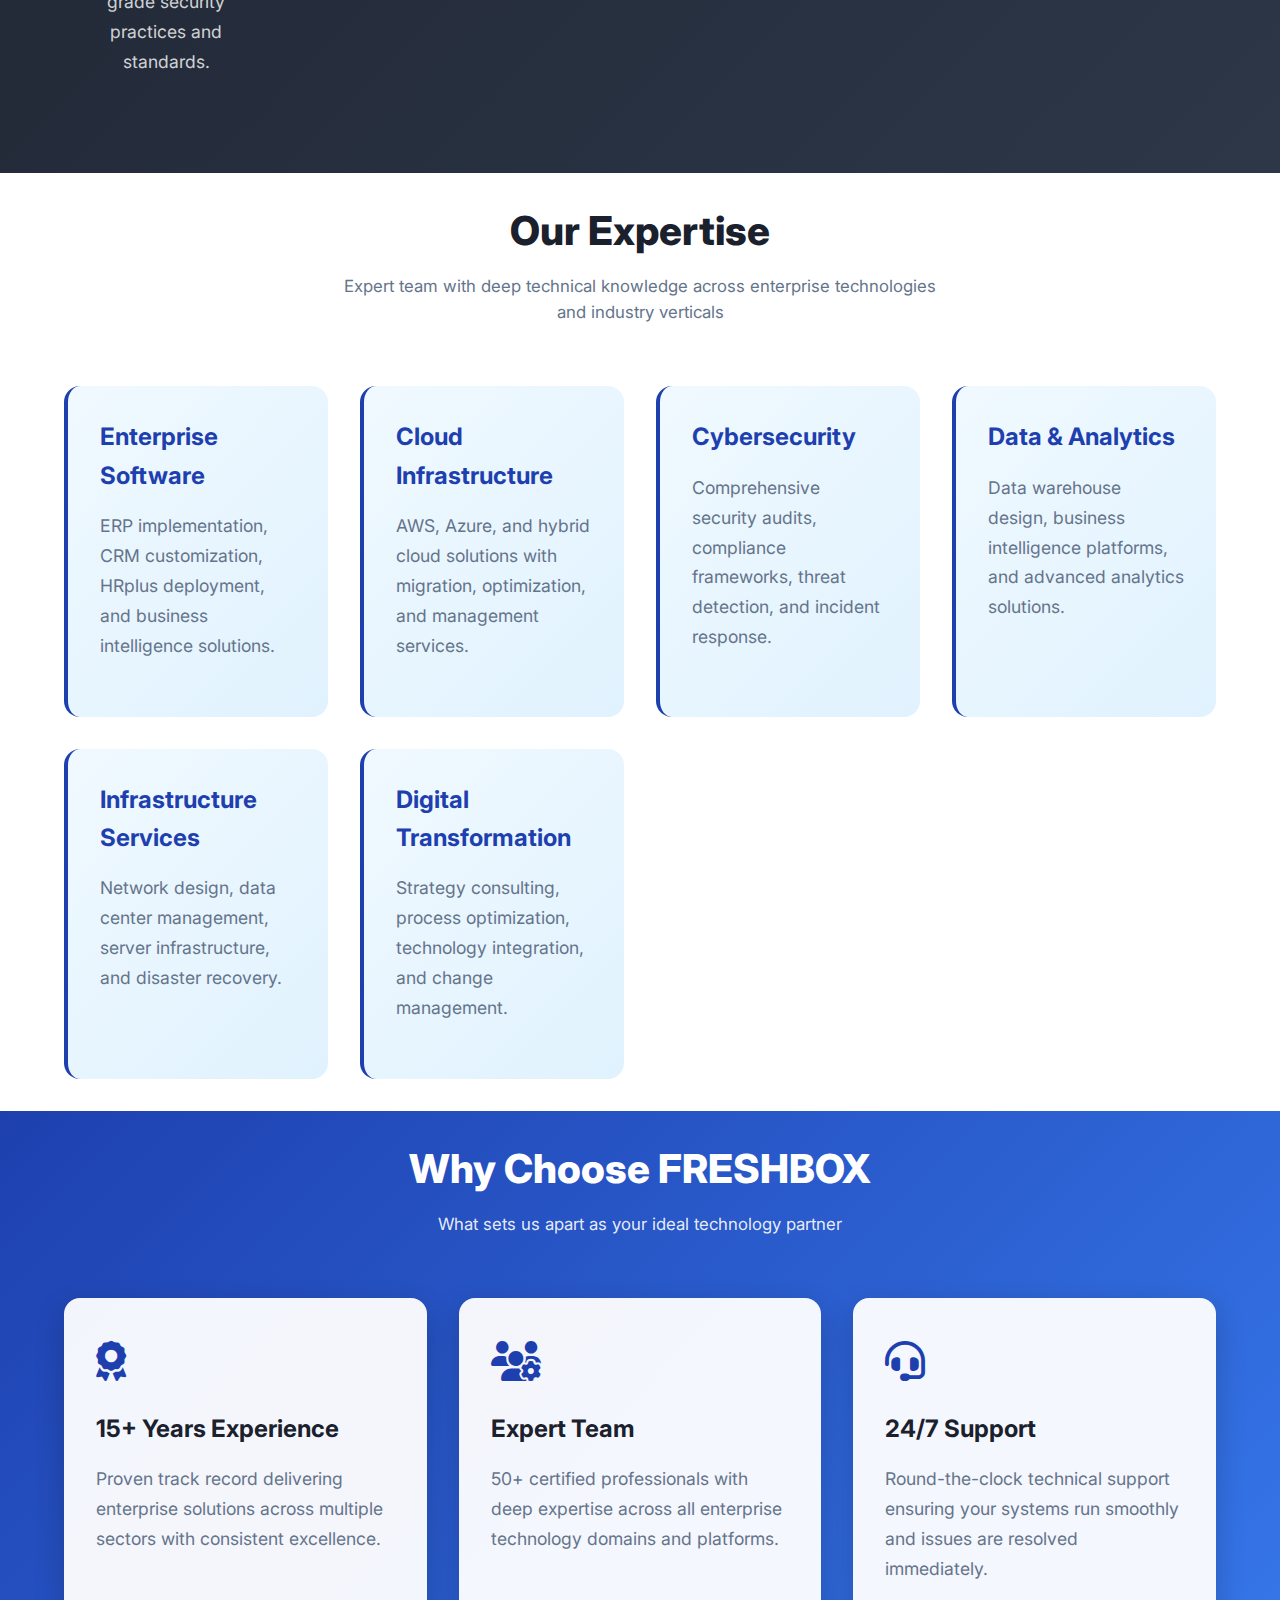
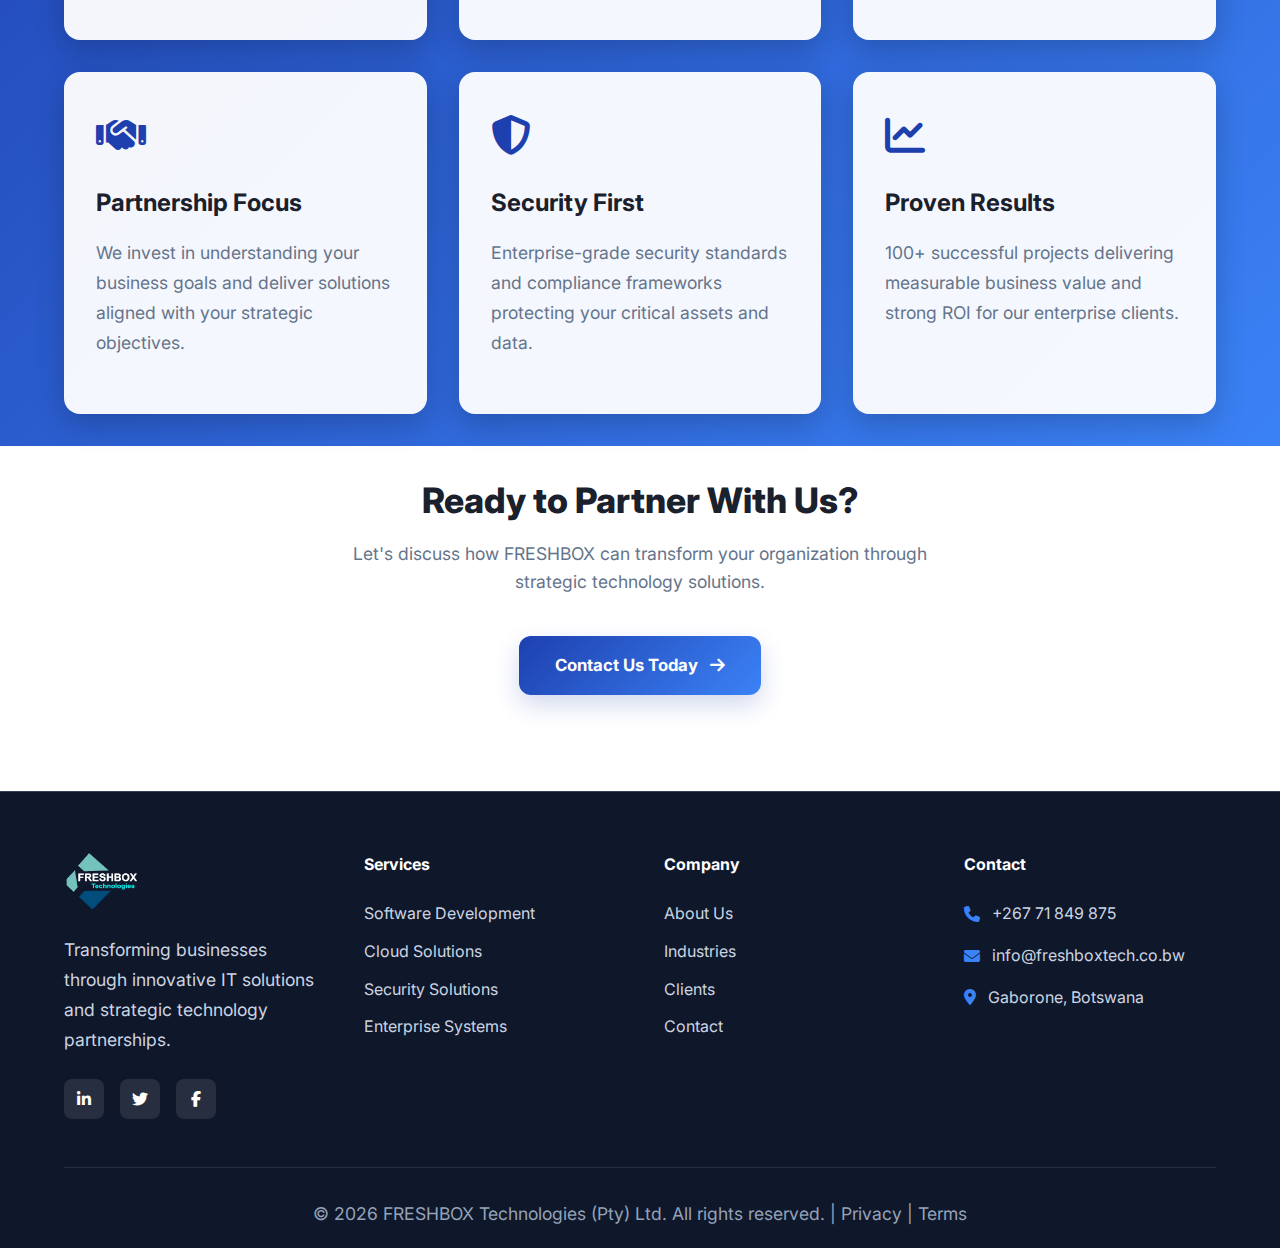
<file: about.html>
<!DOCTYPE html>
<html lang="en">
<head>
    <meta charset="UTF-8">
    <meta name="viewport" content="width=device-width, initial-scale=1.0">
    <meta name="description" content="Learn about FRESHBOX Technologies - our mission, vision, core values, team expertise, and commitment to digital transformation excellence.">
    <title>About Us | FRESHBOX Technologies - Enterprise IT Partner</title>
    <link rel="icon" href="images/logo2.png" type="image/png">
    <link rel="apple-touch-icon" href="images/logo2.png">
    <link rel="stylesheet" href="https://cdnjs.cloudflare.com/ajax/libs/font-awesome/6.4.0/css/all.min.css">
    <link rel="stylesheet" href="style.css">
</head>
<body>
    <!-- Navigation -->
    <nav>
        <div class="nav-container">
            <div class="logo-section">
                <img src="images/logo2.png" alt="FRESHBOX Technologies" class="nav-logo">
            </div>
            <ul class="nav-links">
                <li><a href="index.html">Home</a></li>
                <li><a href="about.html">About</a></li>
                <li><a href="services.html">Services</a></li>
                <li><a href="industries.html">Industries</a></li>
                <li><a href="security.html">Security</a></li>
                <li><a href="clients.html">Clients</a></li>
                <li><a href="contact.html" class="cta-btn">Contact</a></li>
            </ul>
            <button class="menu-toggle" onclick="toggleMenu()">
                <i class="fas fa-bars"></i>
            </button>
        </div>
    </nav>

    <main>
        <!-- Hero Section -->
        <section class="hero" style="background-image: url('images/freshbox1.png'); background-size: cover; background-position: center; background-repeat: no-repeat; background-attachment: fixed; margin-top: -120px; padding-top: 120px; min-height: 80vh; display: flex; align-items: center; justify-content: flex-start; position: relative;">
            <style>
                .about-hero {
                    background-attachment: scroll !important;
                    min-height: 60vh !important;
                }
                
                @media (max-width: 768px) {
                    .about-hero {
                        background-attachment: scroll !important;
                        min-height: 50vh !important;
                    }
                }
                
                @media (max-width: 576px) {
                    .about-hero h1 {
                        font-size: clamp(1.5rem, 7vw, 2.5rem) !important;
                    }
                    
                    .about-hero p {
                        font-size: clamp(0.9rem, 2.5vw, 1.1rem) !important;
                    }
                }
            </style>
            <div class="hero-overlay" style="background: rgba(0, 0, 0, 0.45);"></div>
            <div class="container about-hero" style="position: relative; z-index: 2; text-align: left; max-width: 850px;">
                <h1 style="color: white; margin-bottom: 1.5rem; font-size: 3.5rem; font-weight: 800; line-height: 1.15;">Transforming Businesses Since Our Founding</h1>
                <p style="color: rgba(255,255,255,0.92); font-size: 1.2rem; line-height: 1.7; max-width: 600px;">15+ years of delivering enterprise IT solutions and driving digital transformation across Botswana's most dynamic organizations.</p>
            </div>
        </section>

        <!-- Company Story -->
        <section style="padding: 100px 0; background: white;">
            <style>
                .company-story {
                    display: grid;
                    grid-template-columns: 1fr 1fr;
                    gap: 4rem;
                    align-items: center;
                    margin-bottom: 4rem;
                }
                
                @media (max-width: 1024px) {
                    .company-story {
                        gap: 2rem;
                    }
                }
                
                @media (max-width: 768px) {
                    .company-story {
                        grid-template-columns: 1fr;
                        gap: 2rem;
                        margin-bottom: 2rem;
                    }
                    
                    .company-story h2 {
                        font-size: clamp(1.3rem, 5vw, 2rem) !important;
                    }
                    
                    .company-story p {
                        font-size: clamp(0.95rem, 2.5vw, 1.1rem);
                    }
                }
                
                .story-stats {
                    background: linear-gradient(135deg, #f0f9ff 0%, #e0f2fe 100%);
                    padding: 2rem;
                    border-radius: 1.5rem;
                    border-left: 4px solid #1e40af;
                }
                
                @media (max-width: 768px) {
                    .story-stats {
                        padding: 1.5rem;
                    }
                }
                
                .stats-grid {
                    display: grid;
                    grid-template-columns: 1fr 1fr;
                    gap: 1.5rem;
                }
                
                @media (max-width: 576px) {
                    .stats-grid {
                        gap: 1rem;
                    }
                }
            </style>
            <div class="container">
                <div class="company-story">
                    <div>
                        <h2 style="font-size: 2.5rem; margin-bottom: 1.5rem; color: #1a202c; font-weight: 800;">Our Story</h2>
                        <p style="font-size: 1.05rem; color: #64748b; line-height: 1.8; margin-bottom: 1.5rem;">FRESHBOX Technologies was founded with a clear vision: to be the trusted technology partner that empowers businesses to thrive in the digital age. What started as a small team of passionate technology experts has evolved into a leading systems integrator serving enterprises across multiple sectors.</p>
                        <p style="font-size: 1.05rem; color: #64748b; line-height: 1.8; margin-bottom: 1.5rem;">Our journey has been defined by our unwavering commitment to excellence, innovation, and customer success. We've grown by delivering transformative solutions that solve real business challenges and drive measurable value for our clients.</p>
                        <p style="font-size: 1.05rem; color: #64748b; line-height: 1.8;">Today, FRESHBOX stands as Botswana's premier IT solutions provider, trusted by government agencies, educational institutions, healthcare organizations, financial services firms, and leading commercial enterprises.</p>
                    </div>
                    <div class="story-stats">
                        <div class="stats-grid">
                            <div style="text-align: center;">
                                <div style="font-size: 2.5rem; font-weight: 800; color: #1e40af; margin-bottom: 0.5rem;">15+</div>
                                <div style="color: #64748b; font-size: 0.95rem;">Years in Business</div>
                            </div>
                            <div style="text-align: center;">
                                <div style="font-size: 2.5rem; font-weight: 800; color: #1e40af; margin-bottom: 0.5rem;">20+</div>
                                <div style="color: #64748b; font-size: 0.95rem;">Enterprise Clients</div>
                            </div>
                            <div style="text-align: center;">
                                <div style="font-size: 2.5rem; font-weight: 800; color: #1e40af; margin-bottom: 0.5rem;">50+</div>
                                <div style="color: #64748b; font-size: 0.95rem;">Team Members</div>
                            </div>
                            <div style="text-align: center;">
                                <div style="font-size: 2.5rem; font-weight: 800; color: #1e40af; margin-bottom: 0.5rem;">100+</div>
                                <div style="color: #64748b; font-size: 0.95rem;">Projects Delivered</div>
                            </div>
                        </div>
                    </div>
                </div>
            </div>
        </section>

        <!-- Mission, Vision, Values -->
        <section style="padding: 100px 0; background: #f8fafc;">
            <div class="container">
                <div style="text-align: center; margin-bottom: 60px;">
                    <h2 style="font-size: 2.5rem; margin-bottom: 1rem; color: #1a202c; font-weight: 800;">Our Foundation</h2>
                    <p style="font-size: 1.05rem; color: #64748b; max-width: 600px; margin: 0 auto;">Mission, vision, and values that guide every decision and interaction</p>
                </div>

                <div style="display: grid; grid-template-columns: repeat(auto-fit, minmax(300px, 1fr)); gap: 2rem;">
                    <div style="background: white; padding: 2.5rem; border-radius: 1rem; border-top: 4px solid #1e40af; box-shadow: 0 4px 15px rgba(0,0,0,0.08);">
                        <div style="font-size: 2.5rem; margin-bottom: 1rem; color: #1e40af;"><i class="fas fa-bullseye"></i></div>
                        <h3 style="color: #1a202c; margin-bottom: 1rem; font-size: 1.3rem; font-weight: 700;">Our Mission</h3>
                        <p style="color: #64748b; line-height: 1.8;">To be the ICT industry's most trusted partner, delivering best-in-class products, innovative solutions, and exceptional expertise that drive measurable business success for our clients.</p>
                    </div>

                    <div style="background: white; padding: 2.5rem; border-radius: 1rem; border-top: 4px solid #0ea5e9; box-shadow: 0 4px 15px rgba(0,0,0,0.08);">
                        <div style="font-size: 2.5rem; margin-bottom: 1rem; color: #0ea5e9;"><i class="fas fa-eye"></i></div>
                        <h3 style="color: #1a202c; margin-bottom: 1rem; font-size: 1.3rem; font-weight: 700;">Our Vision</h3>
                        <p style="color: #64748b; line-height: 1.8;">Building a digitally empowered future where innovative technologies and expert solutions enable organizations of all sizes to thrive, compete globally, and achieve sustainable growth.</p>
                    </div>

                    <div style="background: white; padding: 2.5rem; border-radius: 1rem; border-top: 4px solid #34d399; box-shadow: 0 4px 15px rgba(0,0,0,0.08);">
                        <div style="font-size: 2.5rem; margin-bottom: 1rem; color: #34d399;"><i class="fas fa-heart"></i></div>
                        <h3 style="color: #1a202c; margin-bottom: 1rem; font-size: 1.3rem; font-weight: 700;">Our Commitment</h3>
                        <p style="color: #64748b; line-height: 1.8;">Dedicated to being your trusted technology partner with unwavering passion for quality, reliability, security, and customer success in every engagement and long-term relationship.</p>
                    </div>
                </div>
            </div>
        </section>

        <!-- Core Values -->
        <section style="padding: 100px 0; background: linear-gradient(135deg, #1a202c 0%, #2d3748 100%);">
            <div class="container">
                <div style="text-align: center; margin-bottom: 60px;">
                    <h2 style="font-size: 2.5rem; margin-bottom: 1rem; color: white; font-weight: 800;">Our Core Values</h2>
                    <p style="font-size: 1.05rem; color: rgba(255,255,255,0.8); max-width: 600px; margin: 0 auto;">The principles that define our character and guide our actions</p>
                </div>

                <div style="display: grid; grid-template-columns: repeat(auto-fit, minmax(200px, 1fr)); gap: 2rem;">
                    <div style="text-align: center; padding: 2.5rem;">
                        <div style="font-size: 3rem; margin-bottom: 1.5rem; color: #60a5fa;"><i class="fas fa-shield-alt"></i></div>
                        <h3 style="color: white; margin-bottom: 1rem; font-weight: 700;">Integrity</h3>
                        <p style="color: rgba(255,255,255,0.8); line-height: 1.7;">Operating with unwavering honesty, transparency, and strong ethical principles in all our dealings and relationships.</p>
                    </div>

                    <div style="text-align: center; padding: 2.5rem;">
                        <div style="font-size: 3rem; margin-bottom: 1.5rem; color: #60a5fa;"><i class="fas fa-check-circle"></i></div>
                        <h3 style="color: white; margin-bottom: 1rem; font-weight: 700;">Accountability</h3>
                        <p style="color: rgba(255,255,255,0.8); line-height: 1.7;">Taking full responsibility for our actions and delivering consistently on our commitments and promises.</p>
                    </div>

                    <div style="text-align: center; padding: 2.5rem;">
                        <div style="font-size: 3rem; margin-bottom: 1.5rem; color: #60a5fa;"><i class="fas fa-lightbulb"></i></div>
                        <h3 style="color: white; margin-bottom: 1rem; font-weight: 700;">Innovation</h3>
                        <p style="color: rgba(255,255,255,0.8); line-height: 1.7;">Embracing emerging technologies and creative problem-solving to drive continuous improvement and progress.</p>
                    </div>

                    <div style="text-align: center; padding: 2.5rem;">
                        <div style="font-size: 3rem; margin-bottom: 1.5rem; color: #60a5fa;"><i class="fas fa-star"></i></div>
                        <h3 style="color: white; margin-bottom: 1rem; font-weight: 700;">Excellence</h3>
                        <p style="color: rgba(255,255,255,0.8); line-height: 1.7;">Pursuing the highest quality standards in everything we deliver, with meticulous attention to detail.</p>
                    </div>

                    <div style="text-align: center; padding: 2.5rem;">
                        <div style="font-size: 3rem; margin-bottom: 1.5rem; color: #60a5fa;"><i class="fas fa-handshake"></i></div>
                        <h3 style="color: white; margin-bottom: 1rem; font-weight: 700;">Partnership</h3>
                        <p style="color: rgba(255,255,255,0.8); line-height: 1.7;">Building strong, collaborative relationships with clients, viewing ourselves as invested strategic partners.</p>
                    </div>

                    <div style="text-align: center; padding: 2.5rem;">
                        <div style="font-size: 3rem; margin-bottom: 1.5rem; color: #60a5fa;"><i class="fas fa-shield-virus"></i></div>
                        <h3 style="color: white; margin-bottom: 1rem; font-weight: 700;">Security</h3>
                        <p style="color: rgba(255,255,255,0.8); line-height: 1.7;">Prioritizing protection of client data and systems through enterprise-grade security practices and standards.</p>
                    </div>
                </div>
            </div>
        </section>

        <!-- Leadership & Expertise -->
        <section style="padding: 100px 0; background: white;">
            <div class="container">
                <div style="text-align: center; margin-bottom: 60px;">
                    <h2 style="font-size: 2.5rem; margin-bottom: 1rem; color: #1a202c; font-weight: 800;">Our Expertise</h2>
                    <p style="font-size: 1.05rem; color: #64748b; max-width: 600px; margin: 0 auto;">Expert team with deep technical knowledge across enterprise technologies and industry verticals</p>
                </div>

                <div style="display: grid; grid-template-columns: repeat(auto-fit, minmax(250px, 1fr)); gap: 2rem;">
                    <div style="background: linear-gradient(135deg, #f0f9ff 0%, #e0f2fe 100%); padding: 2rem; border-radius: 1rem; border-left: 4px solid #1e40af;">
                        <h3 style="color: #1e40af; margin-bottom: 1rem; font-weight: 700;">Enterprise Software</h3>
                        <p style="color: #64748b; line-height: 1.7;">ERP implementation, CRM customization, HRplus deployment, and business intelligence solutions.</p>
                    </div>

                    <div style="background: linear-gradient(135deg, #f0f9ff 0%, #e0f2fe 100%); padding: 2rem; border-radius: 1rem; border-left: 4px solid #1e40af;">
                        <h3 style="color: #1e40af; margin-bottom: 1rem; font-weight: 700;">Cloud Infrastructure</h3>
                        <p style="color: #64748b; line-height: 1.7;">AWS, Azure, and hybrid cloud solutions with migration, optimization, and management services.</p>
                    </div>

                    <div style="background: linear-gradient(135deg, #f0f9ff 0%, #e0f2fe 100%); padding: 2rem; border-radius: 1rem; border-left: 4px solid #1e40af;">
                        <h3 style="color: #1e40af; margin-bottom: 1rem; font-weight: 700;">Cybersecurity</h3>
                        <p style="color: #64748b; line-height: 1.7;">Comprehensive security audits, compliance frameworks, threat detection, and incident response.</p>
                    </div>

                    <div style="background: linear-gradient(135deg, #f0f9ff 0%, #e0f2fe 100%); padding: 2rem; border-radius: 1rem; border-left: 4px solid #1e40af;">
                        <h3 style="color: #1e40af; margin-bottom: 1rem; font-weight: 700;">Data & Analytics</h3>
                        <p style="color: #64748b; line-height: 1.7;">Data warehouse design, business intelligence platforms, and advanced analytics solutions.</p>
                    </div>

                    <div style="background: linear-gradient(135deg, #f0f9ff 0%, #e0f2fe 100%); padding: 2rem; border-radius: 1rem; border-left: 4px solid #1e40af;">
                        <h3 style="color: #1e40af; margin-bottom: 1rem; font-weight: 700;">Infrastructure Services</h3>
                        <p style="color: #64748b; line-height: 1.7;">Network design, data center management, server infrastructure, and disaster recovery.</p>
                    </div>

                    <div style="background: linear-gradient(135deg, #f0f9ff 0%, #e0f2fe 100%); padding: 2rem; border-radius: 1rem; border-left: 4px solid #1e40af;">
                        <h3 style="color: #1e40af; margin-bottom: 1rem; font-weight: 700;">Digital Transformation</h3>
                        <p style="color: #64748b; line-height: 1.7;">Strategy consulting, process optimization, technology integration, and change management.</p>
                    </div>
                </div>
            </div>
        </section>

        <!-- Why Choose FRESHBOX -->
        <section style="padding: 100px 0; background: linear-gradient(135deg, #1e40af 0%, #3b82f6 100%);">
            <div class="container">
                <div style="text-align: center; margin-bottom: 60px;">
                    <h2 style="font-size: 2.5rem; margin-bottom: 1rem; color: white; font-weight: 800;">Why Choose FRESHBOX</h2>
                    <p style="font-size: 1.05rem; color: rgba(255,255,255,0.9); max-width: 600px; margin: 0 auto;">What sets us apart as your ideal technology partner</p>
                </div>

                <div style="display: grid; grid-template-columns: repeat(auto-fit, minmax(280px, 1fr)); gap: 2rem;">
                    <div style="background: rgba(255,255,255,0.95); padding: 2rem; border-radius: 1rem; box-shadow: 0 10px 30px rgba(0,0,0,0.2);">
                        <div style="font-size: 2.5rem; margin-bottom: 1rem; color: #1e40af;"><i class="fas fa-award"></i></div>
                        <h3 style="color: #1a202c; margin-bottom: 1rem; font-weight: 700;">15+ Years Experience</h3>
                        <p style="color: #64748b; line-height: 1.7;">Proven track record delivering enterprise solutions across multiple sectors with consistent excellence.</p>
                    </div>

                    <div style="background: rgba(255,255,255,0.95); padding: 2rem; border-radius: 1rem; box-shadow: 0 10px 30px rgba(0,0,0,0.2);">
                        <div style="font-size: 2.5rem; margin-bottom: 1rem; color: #1e40af;"><i class="fas fa-users-cog"></i></div>
                        <h3 style="color: #1a202c; margin-bottom: 1rem; font-weight: 700;">Expert Team</h3>
                        <p style="color: #64748b; line-height: 1.7;">50+ certified professionals with deep expertise across all enterprise technology domains and platforms.</p>
                    </div>

                    <div style="background: rgba(255,255,255,0.95); padding: 2rem; border-radius: 1rem; box-shadow: 0 10px 30px rgba(0,0,0,0.2);">
                        <div style="font-size: 2.5rem; margin-bottom: 1rem; color: #1e40af;"><i class="fas fa-headset"></i></div>
                        <h3 style="color: #1a202c; margin-bottom: 1rem; font-weight: 700;">24/7 Support</h3>
                        <p style="color: #64748b; line-height: 1.7;">Round-the-clock technical support ensuring your systems run smoothly and issues are resolved immediately.</p>
                    </div>

                    <div style="background: rgba(255,255,255,0.95); padding: 2rem; border-radius: 1rem; box-shadow: 0 10px 30px rgba(0,0,0,0.2);">
                        <div style="font-size: 2.5rem; margin-bottom: 1rem; color: #1e40af;"><i class="fas fa-handshake"></i></div>
                        <h3 style="color: #1a202c; margin-bottom: 1rem; font-weight: 700;">Partnership Focus</h3>
                        <p style="color: #64748b; line-height: 1.7;">We invest in understanding your business goals and deliver solutions aligned with your strategic objectives.</p>
                    </div>

                    <div style="background: rgba(255,255,255,0.95); padding: 2rem; border-radius: 1rem; box-shadow: 0 10px 30px rgba(0,0,0,0.2);">
                        <div style="font-size: 2.5rem; margin-bottom: 1rem; color: #1e40af;"><i class="fas fa-shield-alt"></i></div>
                        <h3 style="color: #1a202c; margin-bottom: 1rem; font-weight: 700;">Security First</h3>
                        <p style="color: #64748b; line-height: 1.7;">Enterprise-grade security standards and compliance frameworks protecting your critical assets and data.</p>
                    </div>

                    <div style="background: rgba(255,255,255,0.95); padding: 2rem; border-radius: 1rem; box-shadow: 0 10px 30px rgba(0,0,0,0.2);">
                        <div style="font-size: 2.5rem; margin-bottom: 1rem; color: #1e40af;"><i class="fas fa-chart-line"></i></div>
                        <h3 style="color: #1a202c; margin-bottom: 1rem; font-weight: 700;">Proven Results</h3>
                        <p style="color: #64748b; line-height: 1.7;">100+ successful projects delivering measurable business value and strong ROI for our enterprise clients.</p>
                    </div>
                </div>
            </div>
        </section>

        <!-- CTA -->
        <section style="padding: 80px 0; background: white; text-align: center;">
            <div class="container">
                <h2 style="font-size: 2.2rem; margin-bottom: 1rem; color: #1a202c; font-weight: 800;">Ready to Partner With Us?</h2>
                <p style="font-size: 1.1rem; color: #64748b; margin-bottom: 2.5rem; max-width: 600px; margin-left: auto; margin-right: auto;">Let's discuss how FRESHBOX can transform your organization through strategic technology solutions.</p>
                <a href="contact.html" style="display: inline-block; background: linear-gradient(135deg, #1e40af 0%, #3b82f6 100%); color: white; padding: 16px 36px; border-radius: 0.75rem; font-weight: 700; font-size: 1.05rem; text-decoration: none; transition: all 0.3s; box-shadow: 0 10px 25px rgba(30, 64, 175, 0.2);" onmouseover="this.style.boxShadow='0 15px 35px rgba(30, 64, 175, 0.4)'; this.style.transform='translateY(-2px)'" onmouseout="this.style.boxShadow='0 10px 25px rgba(30, 64, 175, 0.2)'; this.style.transform='translateY(0)'">Contact Us Today <i class="fas fa-arrow-right" style="margin-left: 0.5rem;"></i></a>
            </div>
        </section>
    </main>

    <!-- Footer -->
    <footer style="background: #0f172a; color: #cbd5e1; padding: 60px 0 20px;">
        <div class="container">
            <div style="display: grid; grid-template-columns: repeat(auto-fit, minmax(250px, 1fr)); gap: 3rem; margin-bottom: 3rem;">
                <div>
                    <img src="images/logo2.png" alt="FRESHBOX Technologies" class="footer-logo" style="margin-bottom: 1rem;">
                    <p style="margin-bottom: 1.5rem; line-height: 1.7;">Transforming businesses through innovative IT solutions and strategic technology partnerships.</p>
                    <div style="display: flex; gap: 1rem;">
                        <a href="#" style="display: inline-flex; align-items: center; justify-content: center; width: 40px; height: 40px; background: rgba(255,255,255,0.1); border-radius: 0.5rem; color: white; transition: all 0.3s; text-decoration: none;" onmouseover="this.style.background='rgba(59, 130, 246, 0.5)'" onmouseout="this.style.background='rgba(255,255,255,0.1)'"><i class="fab fa-linkedin-in"></i></a>
                        <a href="#" style="display: inline-flex; align-items: center; justify-content: center; width: 40px; height: 40px; background: rgba(255,255,255,0.1); border-radius: 0.5rem; color: white; transition: all 0.3s; text-decoration: none;" onmouseover="this.style.background='rgba(59, 130, 246, 0.5)'" onmouseout="this.style.background='rgba(255,255,255,0.1)'"><i class="fab fa-twitter"></i></a>
                        <a href="#" style="display: inline-flex; align-items: center; justify-content: center; width: 40px; height: 40px; background: rgba(255,255,255,0.1); border-radius: 0.5rem; color: white; transition: all 0.3s; text-decoration: none;" onmouseover="this.style.background='rgba(59, 130, 246, 0.5)'" onmouseout="this.style.background='rgba(255,255,255,0.1)'"><i class="fab fa-facebook-f"></i></a>
                    </div>
                </div>

                <div>
                    <h4 style="color: white; font-weight: 700; margin-bottom: 1.5rem; font-size: 1rem;">Services</h4>
                    <ul style="list-style: none; padding: 0; margin: 0;">
                        <li style="margin-bottom: 0.75rem;"><a href="services.html" style="color: #cbd5e1; text-decoration: none; transition: color 0.3s;" onmouseover="this.style.color='#3b82f6'" onmouseout="this.style.color='#cbd5e1'">Software Development</a></li>
                        <li style="margin-bottom: 0.75rem;"><a href="services.html" style="color: #cbd5e1; text-decoration: none; transition: color 0.3s;" onmouseover="this.style.color='#3b82f6'" onmouseout="this.style.color='#cbd5e1'">Cloud Solutions</a></li>
                        <li style="margin-bottom: 0.75rem;"><a href="services.html" style="color: #cbd5e1; text-decoration: none; transition: color 0.3s;" onmouseover="this.style.color='#3b82f6'" onmouseout="this.style.color='#cbd5e1'">Security Solutions</a></li>
                        <li><a href="services.html" style="color: #cbd5e1; text-decoration: none; transition: color 0.3s;" onmouseover="this.style.color='#3b82f6'" onmouseout="this.style.color='#cbd5e1'">Enterprise Systems</a></li>
                    </ul>
                </div>

                <div>
                    <h4 style="color: white; font-weight: 700; margin-bottom: 1.5rem; font-size: 1rem;">Company</h4>
                    <ul style="list-style: none; padding: 0; margin: 0;">
                        <li style="margin-bottom: 0.75rem;"><a href="about.html" style="color: #cbd5e1; text-decoration: none; transition: color 0.3s;" onmouseover="this.style.color='#3b82f6'" onmouseout="this.style.color='#cbd5e1'">About Us</a></li>
                        <li style="margin-bottom: 0.75rem;"><a href="industries.html" style="color: #cbd5e1; text-decoration: none; transition: color 0.3s;" onmouseover="this.style.color='#3b82f6'" onmouseout="this.style.color='#cbd5e1'">Industries</a></li>
                        <li style="margin-bottom: 0.75rem;"><a href="clients.html" style="color: #cbd5e1; text-decoration: none; transition: color 0.3s;" onmouseover="this.style.color='#3b82f6'" onmouseout="this.style.color='#cbd5e1'">Clients</a></li>
                        <li><a href="contact.html" style="color: #cbd5e1; text-decoration: none; transition: color 0.3s;" onmouseover="this.style.color='#3b82f6'" onmouseout="this.style.color='#cbd5e1'">Contact</a></li>
                    </ul>
                </div>

                <div>
                    <h4 style="color: white; font-weight: 700; margin-bottom: 1.5rem; font-size: 1rem;">Contact</h4>
                    <ul style="list-style: none; padding: 0; margin: 0;">
                        <li style="margin-bottom: 1rem;"><a href="tel:+26771849875" style="color: #cbd5e1; text-decoration: none; transition: color 0.3s; display: flex; align-items: center; gap: 0.75rem;" onmouseover="this.style.color='#3b82f6'" onmouseout="this.style.color='#cbd5e1'"><i class="fas fa-phone" style="color: #3b82f6;"></i>+267 71 849 875</a></li>
                        <li style="margin-bottom: 1rem;"><a href="mailto:info@freshboxtech.co.bw" style="color: #cbd5e1; text-decoration: none; transition: color 0.3s; display: flex; align-items: center; gap: 0.75rem;" onmouseover="this.style.color='#3b82f6'" onmouseout="this.style.color='#cbd5e1'"><i class="fas fa-envelope" style="color: #3b82f6;"></i>info@freshboxtech.co.bw</a></li>
                        <li style="display: flex; align-items: center; gap: 0.75rem;"><i class="fas fa-map-marker-alt" style="color: #3b82f6;"></i>Gaborone, Botswana</li>
                    </ul>
                </div>
            </div>

            <div style="border-top: 1px solid rgba(255,255,255,0.1); padding-top: 2rem; text-align: center;">
                <p style="color: #94a3b8; margin: 0;">&copy; 2026 FRESHBOX Technologies (Pty) Ltd. All rights reserved. | <a href="#" style="color: #94a3b8; text-decoration: none; transition: color 0.3s;" onmouseover="this.style.color='#3b82f6'" onmouseout="this.style.color='#94a3b8'">Privacy</a> | <a href="#" style="color: #94a3b8; text-decoration: none; transition: color 0.3s;" onmouseover="this.style.color='#3b82f6'" onmouseout="this.style.color='#94a3b8'">Terms</a></p>
            </div>
        </div>
    </footer>

    <script src="script.js"></script>
</body>
</html>
</file>
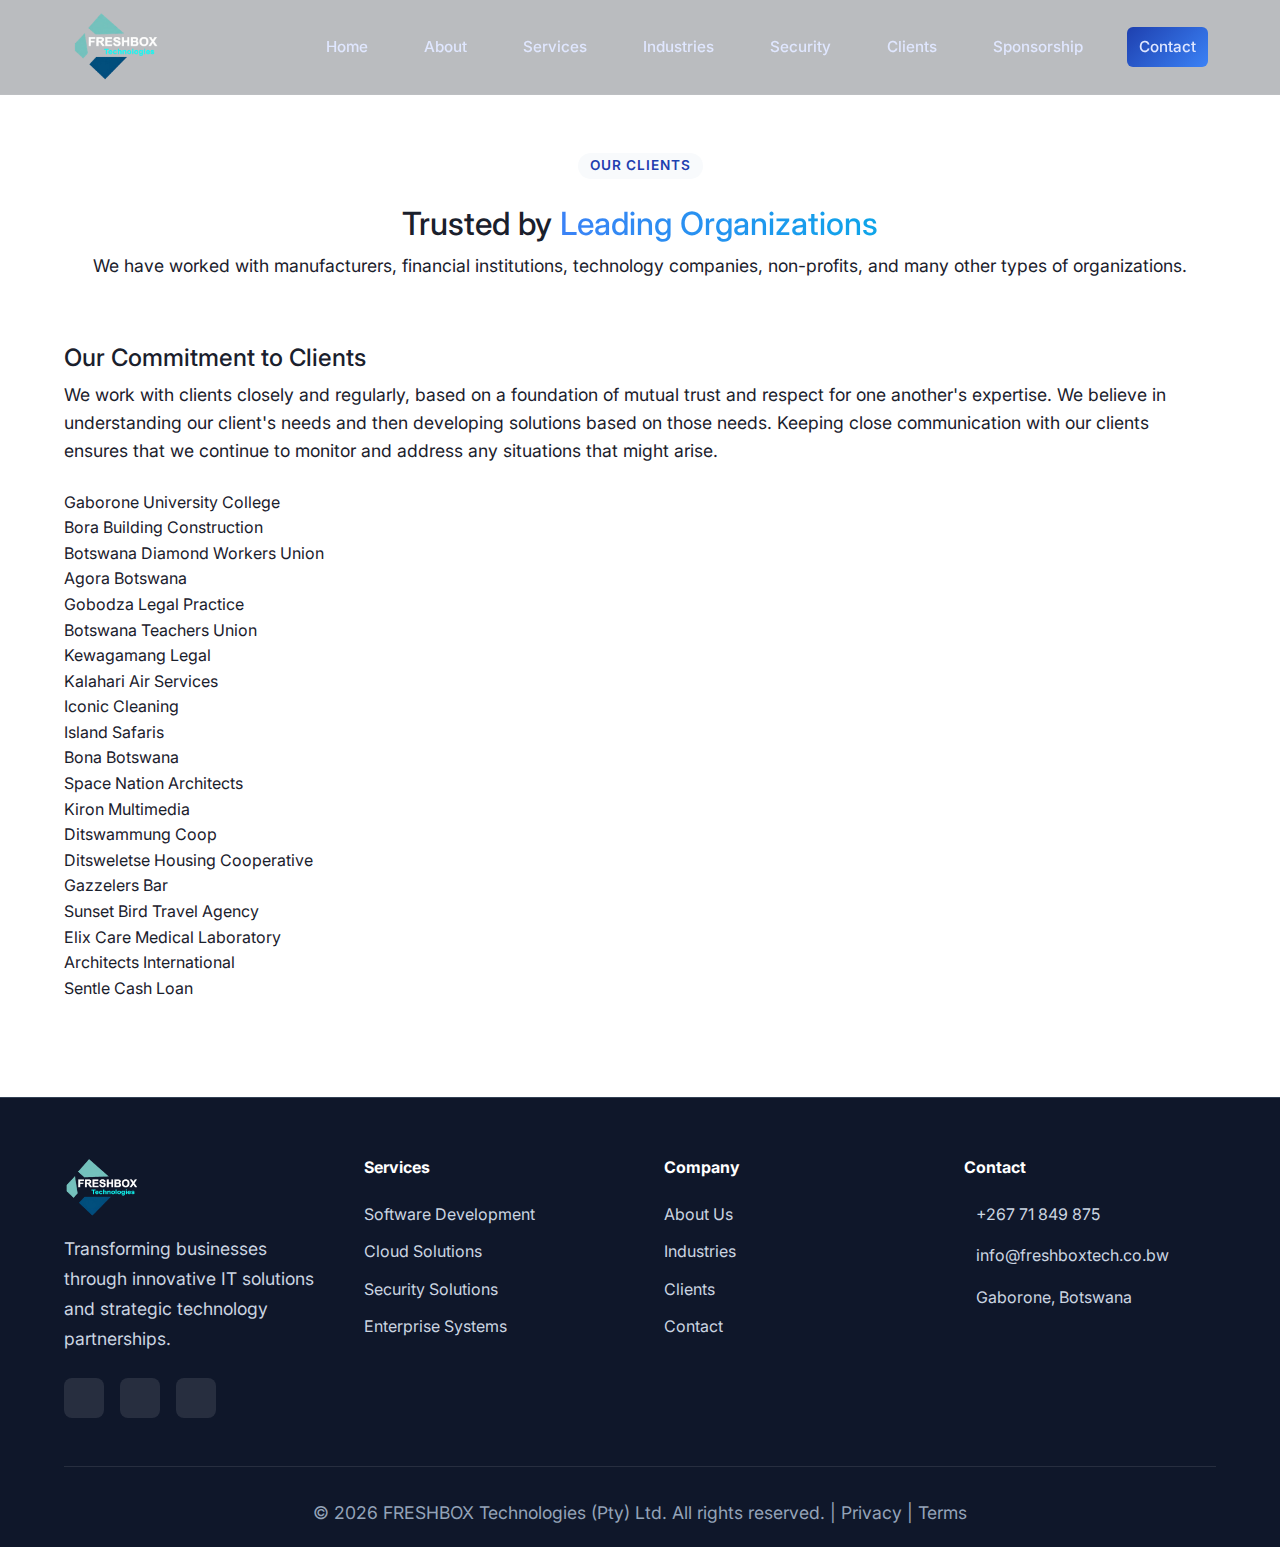
<file: clients.html>
<!DOCTYPE html>
<html lang="en">
<head>
    <meta charset="UTF-8">
    <meta name="viewport" content="width=device-width, initial-scale=1.0">
    <title>Our Clients - FRESHBOX Technologies</title>
    <meta name="description" content="Trusted by leading organizations across Botswana. See our client portfolio and success stories." />
    <link rel="icon" href="images/logo2.png" type="image/png">
    <!-- Bootstrap CSS -->
    <link href="https://cdn.jsdelivr.net/npm/bootstrap@5.3.3/dist/css/bootstrap.min.css" rel="stylesheet" integrity="sha384-QWTKZyjpPEjISv5WaRU9OFeRpok6YctnYmDr5pNlyT2bRjXh0JMhjY6hW+ALEwIH" crossorigin="anonymous">
    <link rel="stylesheet" href="style.css">
</head>
<body>
    <!-- Navigation -->
    <nav>
        <div class="nav-container">
            <div class="logo-section">
                <img src="images/logo2.png" alt="FRESHBOX Technologies" class="nav-logo">
            </div>
            <ul class="nav-links">
                <li><a href="index.html">Home</a></li>
                <li><a href="about.html">About</a></li>
                <li><a href="services.html">Services</a></li>
                <li><a href="industries.html">Industries</a></li>
                <li><a href="security.html">Security</a></li>
                <li><a href="clients.html">Clients</a></li>
                <li><a href="Sposnor.html">Sponsorship</a></li>
                <li><a href="contact.html" class="cta-btn">Contact</a></li>
            </ul>
            <button class="menu-toggle" onclick="toggleMenu()">
                <i class="fas fa-bars"></i>
            </button>
        </div>
    </nav>

    <main>
        <section id="clients">
            <div class="container">
                <div class="section-header">
                    <span class="badge">Our Clients</span>
                    <h2>Trusted by <span class="gradient-text">Leading Organizations</span></h2>
                    <p>We have worked with manufacturers, financial institutions, technology companies, non-profits, and many other types of organizations.</p>
                </div>
                <div class="commitment">
                    <div class="commitment-content">
                        <div class="commitment-icon"><i class="users-icon"></i></div>
                        <div>
                            <h3>Our Commitment to Clients</h3>
                            <p>We work with clients closely and regularly, based on a foundation of mutual trust and respect for one another's expertise. We believe in understanding our client's needs and then developing solutions based on those needs. Keeping close communication with our clients ensures that we continue to monitor and address any situations that might arise.</p>
                        </div>
                    </div>
                </div>
                <div class="clients-grid">
                    <div class="client">Gaborone University College</div>
                    <div class="client">Bora Building Construction</div>
                    <div class="client">Botswana Diamond Workers Union</div>
                    <div class="client">Agora Botswana</div>
                    <div class="client">Gobodza Legal Practice</div>
                    <div class="client">Botswana Teachers Union</div>
                    <div class="client">Kewagamang Legal</div>
                    <div class="client">Kalahari Air Services</div>
                    <div class="client">Iconic Cleaning</div>
                    <div class="client">Island Safaris</div>
                    <div class="client">Bona Botswana</div>
                    <div class="client">Space Nation Architects</div>
                    <div class="client">Kiron Multimedia</div>
                    <div class="client">Ditswammung Coop</div>
                    <div class="client">Ditsweletse Housing Cooperative</div>
                    <div class="client">Gazzelers Bar</div>
                    <div class="client">Sunset Bird Travel Agency</div>
                    <div class="client">Elix Care Medical Laboratory</div>
                    <div class="client">Architects International</div>
                    <div class="client">Sentle Cash Loan</div>
                </div>
            </div>
        </section>
    </main>

    <footer style="background: #0f172a; color: #cbd5e1; padding: 60px 0 20px;">
        <div class="container">
            <div style="display: grid; grid-template-columns: repeat(auto-fit, minmax(250px, 1fr)); gap: 3rem; margin-bottom: 3rem;">
                <div>
                    <img src="images/logo2.png" alt="FRESHBOX Technologies" class="footer-logo" style="margin-bottom: 1rem; height: 60px; width: auto; object-fit: contain;">
                    <p style="margin-bottom: 1.5rem; line-height: 1.7;">Transforming businesses through innovative IT solutions and strategic technology partnerships.</p>
                    <div style="display: flex; gap: 1rem;">
                        <a href="#" style="display: inline-flex; align-items: center; justify-content: center; width: 40px; height: 40px; background: rgba(255,255,255,0.1); border-radius: 0.5rem; color: white; transition: all 0.3s; text-decoration: none;" onmouseover="this.style.background='rgba(59, 130, 246, 0.5)'" onmouseout="this.style.background='rgba(255,255,255,0.1)'"><i class="fab fa-linkedin-in"></i></a>
                        <a href="#" style="display: inline-flex; align-items: center; justify-content: center; width: 40px; height: 40px; background: rgba(255,255,255,0.1); border-radius: 0.5rem; color: white; transition: all 0.3s; text-decoration: none;" onmouseover="this.style.background='rgba(59, 130, 246, 0.5)'" onmouseout="this.style.background='rgba(255,255,255,0.1)'"><i class="fab fa-twitter"></i></a>
                        <a href="#" style="display: inline-flex; align-items: center; justify-content: center; width: 40px; height: 40px; background: rgba(255,255,255,0.1); border-radius: 0.5rem; color: white; transition: all 0.3s; text-decoration: none;" onmouseover="this.style.background='rgba(59, 130, 246, 0.5)'" onmouseout="this.style.background='rgba(255,255,255,0.1)'"><i class="fab fa-facebook-f"></i></a>
                    </div>
                </div>

                <div>
                    <h4 style="color: white; font-weight: 700; margin-bottom: 1.5rem; font-size: 1rem;">Services</h4>
                    <ul style="list-style: none; padding: 0; margin: 0;">
                        <li style="margin-bottom: 0.75rem;"><a href="services.html" style="color: #cbd5e1; text-decoration: none; transition: color 0.3s;" onmouseover="this.style.color='#3b82f6'" onmouseout="this.style.color='#cbd5e1'">Software Development</a></li>
                        <li style="margin-bottom: 0.75rem;"><a href="services.html" style="color: #cbd5e1; text-decoration: none; transition: color 0.3s;" onmouseover="this.style.color='#3b82f6'" onmouseout="this.style.color='#cbd5e1'">Cloud Solutions</a></li>
                        <li style="margin-bottom: 0.75rem;"><a href="services.html" style="color: #cbd5e1; text-decoration: none; transition: color 0.3s;" onmouseover="this.style.color='#3b82f6'" onmouseout="this.style.color='#cbd5e1'">Security Solutions</a></li>
                        <li><a href="services.html" style="color: #cbd5e1; text-decoration: none; transition: color 0.3s;" onmouseover="this.style.color='#3b82f6'" onmouseout="this.style.color='#cbd5e1'">Enterprise Systems</a></li>
                    </ul>
                </div>

                <div>
                    <h4 style="color: white; font-weight: 700; margin-bottom: 1.5rem; font-size: 1rem;">Company</h4>
                    <ul style="list-style: none; padding: 0; margin: 0;">
                        <li style="margin-bottom: 0.75rem;"><a href="about.html" style="color: #cbd5e1; text-decoration: none; transition: color 0.3s;" onmouseover="this.style.color='#3b82f6'" onmouseout="this.style.color='#cbd5e1'">About Us</a></li>
                        <li style="margin-bottom: 0.75rem;"><a href="industries.html" style="color: #cbd5e1; text-decoration: none; transition: color 0.3s;" onmouseover="this.style.color='#3b82f6'" onmouseout="this.style.color='#cbd5e1'">Industries</a></li>
                        <li style="margin-bottom: 0.75rem;"><a href="clients.html" style="color: #cbd5e1; text-decoration: none; transition: color 0.3s;" onmouseover="this.style.color='#3b82f6'" onmouseout="this.style.color='#cbd5e1'">Clients</a></li>
                        <li><a href="contact.html" style="color: #cbd5e1; text-decoration: none; transition: color 0.3s;" onmouseover="this.style.color='#3b82f6'" onmouseout="this.style.color='#cbd5e1'">Contact</a></li>
                    </ul>
                </div>

                <div>
                    <h4 style="color: white; font-weight: 700; margin-bottom: 1.5rem; font-size: 1rem;">Contact</h4>
                    <ul style="list-style: none; padding: 0; margin: 0;">
                        <li style="margin-bottom: 1rem;"><a href="tel:+26771849875" style="color: #cbd5e1; text-decoration: none; transition: color 0.3s; display: flex; align-items: center; gap: 0.75rem;" onmouseover="this.style.color='#3b82f6'" onmouseout="this.style.color='#cbd5e1'"><i class="fas fa-phone" style="color: #3b82f6;"></i>+267 71 849 875</a></li>
                        <li style="margin-bottom: 1rem;"><a href="mailto:info@freshboxtech.co.bw" style="color: #cbd5e1; text-decoration: none; transition: color 0.3s; display: flex; align-items: center; gap: 0.75rem;" onmouseover="this.style.color='#3b82f6'" onmouseout="this.style.color='#cbd5e1'"><i class="fas fa-envelope" style="color: #3b82f6;"></i>info@freshboxtech.co.bw</a></li>
                        <li style="display: flex; align-items: center; gap: 0.75rem;"><i class="fas fa-map-marker-alt" style="color: #3b82f6;"></i>Gaborone, Botswana</li>
                    </ul>
                </div>
            </div>

            <div style="border-top: 1px solid rgba(255,255,255,0.1); padding-top: 2rem; text-align: center;">
                <p style="color: #94a3b8; margin: 0;">&copy; 2026 FRESHBOX Technologies (Pty) Ltd. All rights reserved. | <a href="#" style="color: #94a3b8; text-decoration: none; transition: color 0.3s;" onmouseover="this.style.color='#3b82f6'" onmouseout="this.style.color='#94a3b8'">Privacy</a> | <a href="#" style="color: #94a3b8; text-decoration: none; transition: color 0.3s;" onmouseover="this.style.color='#3b82f6'" onmouseout="this.style.color='#94a3b8'">Terms</a></p>
            </div>
        </div>
    </footer>
    <script src="script.js"></script>
</body>
</html>
</file>
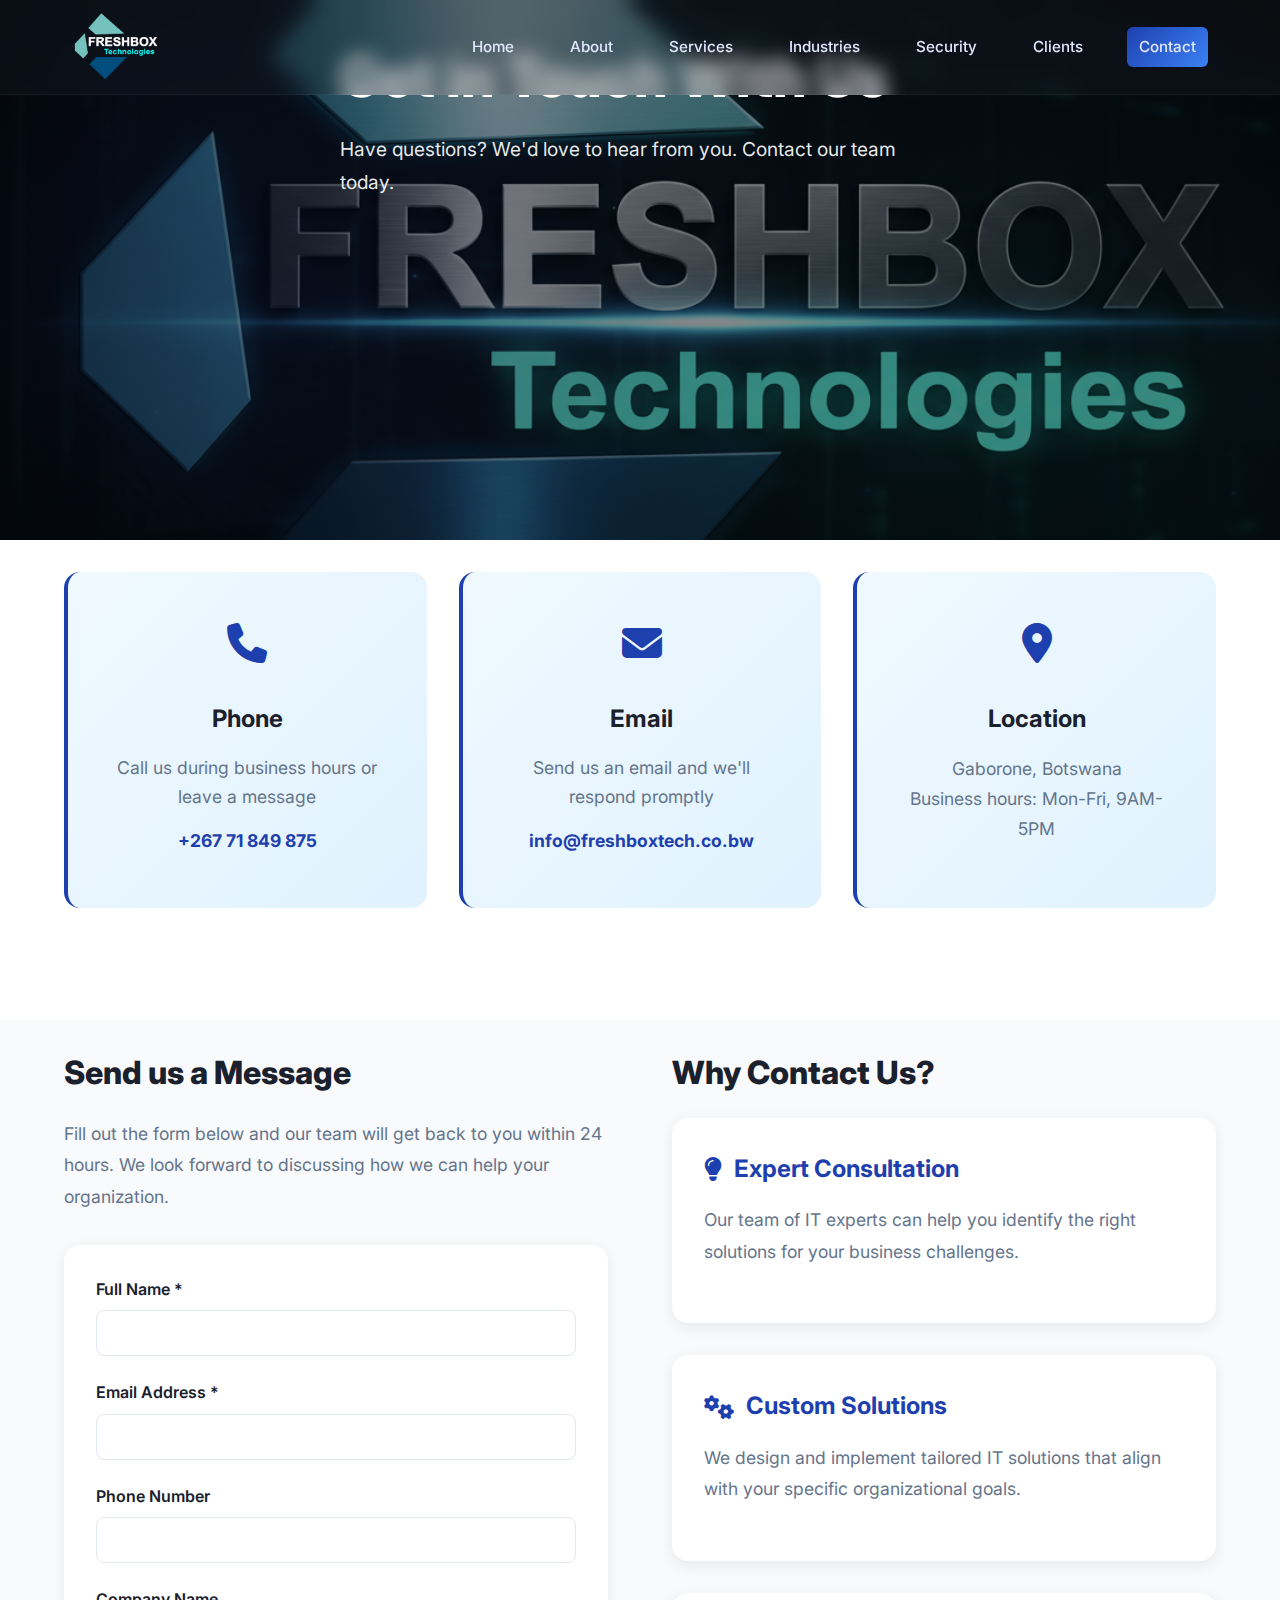
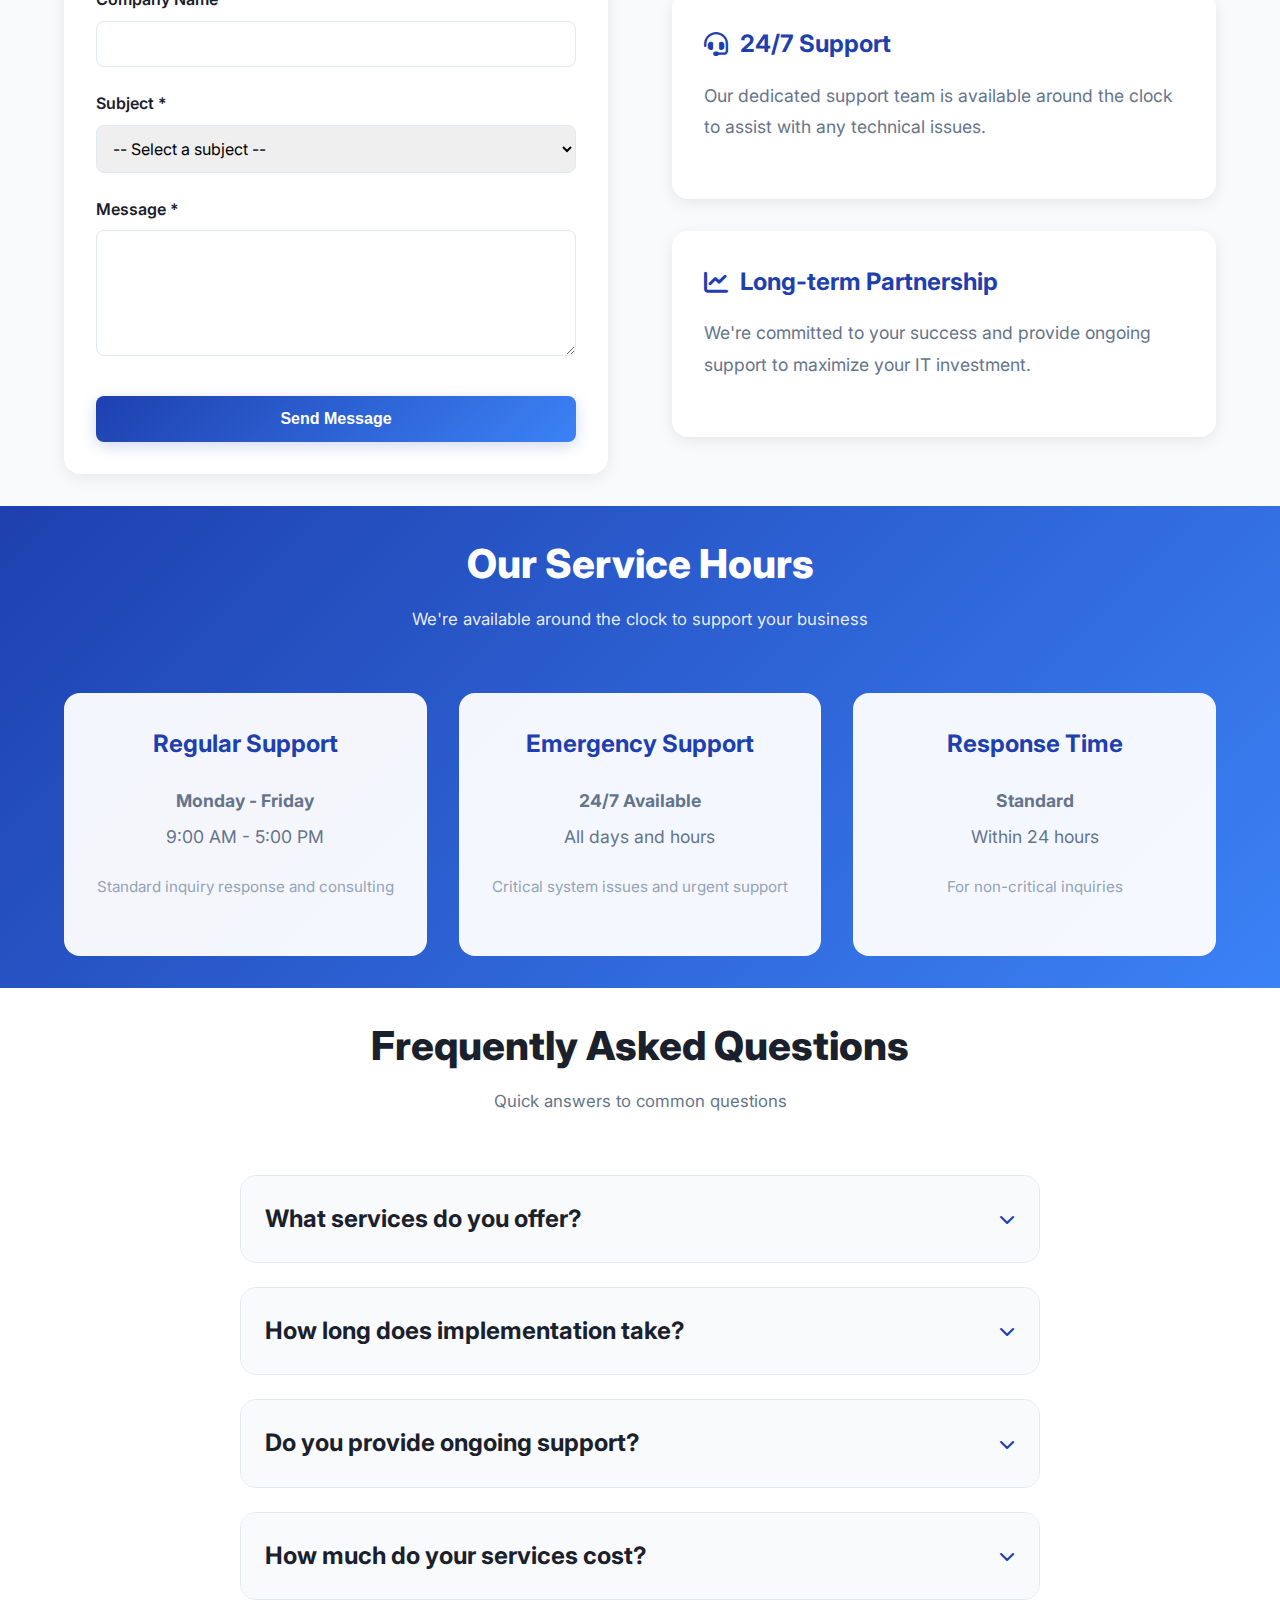
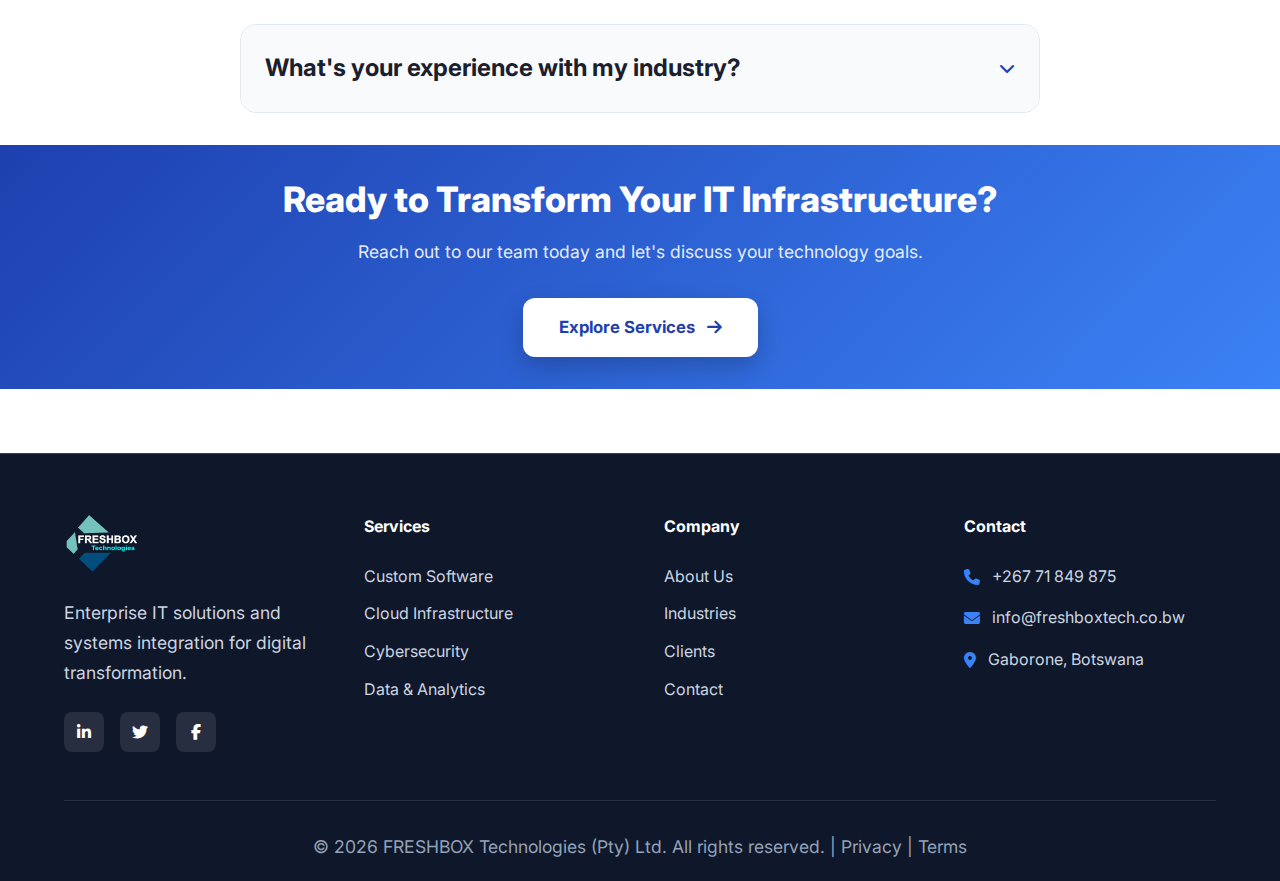
<file: contact.html>
<!DOCTYPE html>
<html lang="en">
<head>
    <meta charset="UTF-8">
    <meta name="viewport" content="width=device-width, initial-scale=1.0">
    <meta name="description" content="Contact FRESHBOX Technologies - Enterprise IT Solutions Partner. Get in touch with our team for consultations, support, or general inquiries.">
    <title>Contact Us | FRESHBOX Technologies - IT Solutions</title>
    <link rel="icon" href="images/logo2.png" type="image/png">
    <link rel="apple-touch-icon" href="images/logo2.png">
    <link rel="stylesheet" href="https://cdnjs.cloudflare.com/ajax/libs/font-awesome/6.4.0/css/all.min.css">
    <link rel="stylesheet" href="style.css">
</head>
<body>
    <!-- Navigation -->
    <nav>
        <div class="nav-container">
            <div class="logo-section">
                <img src="images/logo2.png" alt="FRESHBOX Technologies" class="nav-logo">
            </div>
            <ul class="nav-links">
                <li><a href="index.html">Home</a></li>
                <li><a href="about.html">About</a></li>
                <li><a href="services.html">Services</a></li>
                <li><a href="industries.html">Industries</a></li>
                <li><a href="security.html">Security</a></li>
                <li><a href="clients.html">Clients</a></li>
                <li><a href="contact.html" class="cta-btn">Contact</a></li>
            </ul>
            <button class="menu-toggle" onclick="toggleMenu()">
                <i class="fas fa-bars"></i>
            </button>
        </div>
    </nav>

    <main>
        <!-- Hero Section -->
        <section class="hero" style="background-image: url('images/freshb2.png'); background-size: cover; background-position: center; background-repeat: no-repeat; background-attachment: fixed; margin-top: -120px; padding-top: 120px; min-height: 60vh; display: flex; align-items: center; justify-content: flex-start; position: relative;">
            <style>
                .contact-hero {
                    background-attachment: scroll !important;
                    min-height: 50vh !important;
                }
                
                @media (max-width: 576px) {
                    .contact-hero h1 {
                        font-size: clamp(1.5rem, 7vw, 2.5rem) !important;
                    }
                    
                    .contact-hero p {
                        font-size: clamp(0.9rem, 2.5vw, 1.1rem) !important;
                    }
                }
            </style>
            <div class="hero-overlay" style="background: rgba(0, 0, 0, 0.45);"></div>
            <div class="container contact-hero" style="position: relative; z-index: 2; text-align: left; max-width: 850px;">
                <h1 style="color: white; margin-bottom: 1.5rem; font-size: 3.5rem; font-weight: 800; line-height: 1.15;">Get in Touch With Us</h1>
                <p style="color: rgba(255,255,255,0.92); font-size: 1.2rem; line-height: 1.7; max-width: 600px;">Have questions? We'd love to hear from you. Contact our team today.</p>
            </div>
        </section>

        <!-- Contact Information Cards -->
        <section style="padding: 100px 0; background: white;">
            <div class="container">
                <div style="display: grid; grid-template-columns: repeat(auto-fit, minmax(250px, 1fr)); gap: 2rem; margin-bottom: 80px;">
                    <!-- Phone -->
                    <div style="background: linear-gradient(135deg, #f0f9ff 0%, #e0f2fe 100%); padding: 2.5rem; border-radius: 1rem; border-left: 4px solid #1e40af; text-align: center;">
                        <div style="font-size: 2.5rem; margin-bottom: 1.5rem; color: #1e40af;"><i class="fas fa-phone"></i></div>
                        <h3 style="color: #1a202c; margin-bottom: 1rem; font-weight: 700;">Phone</h3>
                        <p style="color: #64748b; margin-bottom: 1rem;">Call us during business hours or leave a message</p>
                        <a href="tel:+26771849875" style="color: #1e40af; font-weight: 700; text-decoration: none; font-size: 1.1rem;">+267 71 849 875</a>
                    </div>

                    <!-- Email -->
                    <div style="background: linear-gradient(135deg, #f0f9ff 0%, #e0f2fe 100%); padding: 2.5rem; border-radius: 1rem; border-left: 4px solid #1e40af; text-align: center;">
                        <div style="font-size: 2.5rem; margin-bottom: 1.5rem; color: #1e40af;"><i class="fas fa-envelope"></i></div>
                        <h3 style="color: #1a202c; margin-bottom: 1rem; font-weight: 700;">Email</h3>
                        <p style="color: #64748b; margin-bottom: 1rem;">Send us an email and we'll respond promptly</p>
                        <a href="mailto:info@freshboxtech.co.bw" style="color: #1e40af; font-weight: 700; text-decoration: none; font-size: 1.1rem;">info@freshboxtech.co.bw</a>
                    </div>

                    <!-- Location -->
                    <div style="background: linear-gradient(135deg, #f0f9ff 0%, #e0f2fe 100%); padding: 2.5rem; border-radius: 1rem; border-left: 4px solid #1e40af; text-align: center;">
                        <div style="font-size: 2.5rem; margin-bottom: 1.5rem; color: #1e40af;"><i class="fas fa-map-marker-alt"></i></div>
                        <h3 style="color: #1a202c; margin-bottom: 1rem; font-weight: 700;">Location</h3>
                        <p style="color: #64748b; line-height: 1.7;">Gaborone, Botswana<br>Business hours: Mon-Fri, 9AM-5PM</p>
                    </div>
                </div>
            </div>
        </section>

        <!-- Contact Form & Information -->
        <section style="padding: 100px 0; background: #f8fafc;">
            <div class="container">
                <div style="display: grid; grid-template-columns: 1fr 1fr; gap: 4rem; align-items: start;">
                    <!-- Contact Form -->
                    <div>
                        <h2 style="font-size: 2rem; margin-bottom: 1.5rem; color: #1a202c; font-weight: 800;">Send us a Message</h2>
                        <p style="color: #64748b; margin-bottom: 2rem; line-height: 1.8;">Fill out the form below and our team will get back to you within 24 hours. We look forward to discussing how we can help your organization.</p>

                        <form style="background: white; padding: 2rem; border-radius: 1rem; box-shadow: 0 4px 15px rgba(0,0,0,0.08);" onsubmit="handleSubmit(event)">
                            <div style="margin-bottom: 1.5rem;">
                                <label style="display: block; margin-bottom: 0.5rem; color: #1a202c; font-weight: 600;">Full Name *</label>
                                <input type="text" required style="width: 100%; padding: 12px; border: 1px solid #e2e8f0; border-radius: 0.5rem; font-size: 1rem; font-family: inherit; transition: border-color 0.3s;" onmouseover="this.style.borderColor='#3b82f6'" onmouseout="this.style.borderColor='#e2e8f0'">
                            </div>

                            <div style="margin-bottom: 1.5rem;">
                                <label style="display: block; margin-bottom: 0.5rem; color: #1a202c; font-weight: 600;">Email Address *</label>
                                <input type="email" required style="width: 100%; padding: 12px; border: 1px solid #e2e8f0; border-radius: 0.5rem; font-size: 1rem; font-family: inherit; transition: border-color 0.3s;" onmouseover="this.style.borderColor='#3b82f6'" onmouseout="this.style.borderColor='#e2e8f0'">
                            </div>

                            <div style="margin-bottom: 1.5rem;">
                                <label style="display: block; margin-bottom: 0.5rem; color: #1a202c; font-weight: 600;">Phone Number</label>
                                <input type="tel" style="width: 100%; padding: 12px; border: 1px solid #e2e8f0; border-radius: 0.5rem; font-size: 1rem; font-family: inherit; transition: border-color 0.3s;" onmouseover="this.style.borderColor='#3b82f6'" onmouseout="this.style.borderColor='#e2e8f0'">
                            </div>

                            <div style="margin-bottom: 1.5rem;">
                                <label style="display: block; margin-bottom: 0.5rem; color: #1a202c; font-weight: 600;">Company Name</label>
                                <input type="text" style="width: 100%; padding: 12px; border: 1px solid #e2e8f0; border-radius: 0.5rem; font-size: 1rem; font-family: inherit; transition: border-color 0.3s;" onmouseover="this.style.borderColor='#3b82f6'" onmouseout="this.style.borderColor='#e2e8f0'">
                            </div>

                            <div style="margin-bottom: 1.5rem;">
                                <label style="display: block; margin-bottom: 0.5rem; color: #1a202c; font-weight: 600;">Subject *</label>
                                <select required style="width: 100%; padding: 12px; border: 1px solid #e2e8f0; border-radius: 0.5rem; font-size: 1rem; font-family: inherit; transition: border-color 0.3s;" onmouseover="this.style.borderColor='#3b82f6'" onmouseout="this.style.borderColor='#e2e8f0'">
                                    <option>-- Select a subject --</option>
                                    <option>Service Inquiry</option>
                                    <option>Technical Support</option>
                                    <option>Partnership Opportunity</option>
                                    <option>Project Discussion</option>
                                    <option>Other</option>
                                </select>
                            </div>

                            <div style="margin-bottom: 2rem;">
                                <label style="display: block; margin-bottom: 0.5rem; color: #1a202c; font-weight: 600;">Message *</label>
                                <textarea required rows="5" style="width: 100%; padding: 12px; border: 1px solid #e2e8f0; border-radius: 0.5rem; font-size: 1rem; font-family: inherit; resize: vertical; transition: border-color 0.3s;" onmouseover="this.style.borderColor='#3b82f6'" onmouseout="this.style.borderColor='#e2e8f0'"></textarea>
                            </div>

                            <button type="submit" style="display: block; width: 100%; background: linear-gradient(135deg, #1e40af 0%, #3b82f6 100%); color: white; padding: 14px; border: none; border-radius: 0.5rem; font-weight: 700; font-size: 1rem; cursor: pointer; transition: all 0.3s; box-shadow: 0 4px 15px rgba(30, 64, 175, 0.2);" onmouseover="this.style.boxShadow='0 10px 30px rgba(30, 64, 175, 0.4)'; this.style.transform='translateY(-2px)'" onmouseout="this.style.boxShadow='0 4px 15px rgba(30, 64, 175, 0.2)'; this.style.transform='translateY(0)'">Send Message</button>
                        </form>
                    </div>

                    <!-- Additional Information -->
                    <div>
                        <h2 style="font-size: 2rem; margin-bottom: 1.5rem; color: #1a202c; font-weight: 800;">Why Contact Us?</h2>

                        <div style="background: white; padding: 2rem; border-radius: 1rem; box-shadow: 0 4px 15px rgba(0,0,0,0.08); margin-bottom: 2rem;">
                            <h3 style="color: #1e40af; margin-bottom: 1rem; font-weight: 700; display: flex; align-items: center; gap: 0.75rem;"><i class="fas fa-lightbulb"></i>Expert Consultation</h3>
                            <p style="color: #64748b; line-height: 1.8;">Our team of IT experts can help you identify the right solutions for your business challenges.</p>
                        </div>

                        <div style="background: white; padding: 2rem; border-radius: 1rem; box-shadow: 0 4px 15px rgba(0,0,0,0.08); margin-bottom: 2rem;">
                            <h3 style="color: #1e40af; margin-bottom: 1rem; font-weight: 700; display: flex; align-items: center; gap: 0.75rem;"><i class="fas fa-cogs"></i>Custom Solutions</h3>
                            <p style="color: #64748b; line-height: 1.8;">We design and implement tailored IT solutions that align with your specific organizational goals.</p>
                        </div>

                        <div style="background: white; padding: 2rem; border-radius: 1rem; box-shadow: 0 4px 15px rgba(0,0,0,0.08); margin-bottom: 2rem;">
                            <h3 style="color: #1e40af; margin-bottom: 1rem; font-weight: 700; display: flex; align-items: center; gap: 0.75rem;"><i class="fas fa-headset"></i>24/7 Support</h3>
                            <p style="color: #64748b; line-height: 1.8;">Our dedicated support team is available around the clock to assist with any technical issues.</p>
                        </div>

                        <div style="background: white; padding: 2rem; border-radius: 1rem; box-shadow: 0 4px 15px rgba(0,0,0,0.08);">
                            <h3 style="color: #1e40af; margin-bottom: 1rem; font-weight: 700; display: flex; align-items: center; gap: 0.75rem;"><i class="fas fa-chart-line"></i>Long-term Partnership</h3>
                            <p style="color: #64748b; line-height: 1.8;">We're committed to your success and provide ongoing support to maximize your IT investment.</p>
                        </div>
                    </div>
                </div>
            </div>
        </section>

        <!-- Service Hours -->
        <section style="padding: 100px 0; background: linear-gradient(135deg, #1e40af 0%, #3b82f6 100%);">
            <div class="container">
                <div style="text-align: center; margin-bottom: 60px;">
                    <h2 style="font-size: 2.5rem; margin-bottom: 1rem; color: white; font-weight: 800;">Our Service Hours</h2>
                    <p style="font-size: 1.05rem; color: rgba(255,255,255,0.9); max-width: 600px; margin: 0 auto;">We're available around the clock to support your business</p>
                </div>

                <div style="display: grid; grid-template-columns: repeat(auto-fit, minmax(250px, 1fr)); gap: 2rem;">
                    <div style="background: rgba(255,255,255,0.95); padding: 2rem; border-radius: 1rem; text-align: center;">
                        <h3 style="color: #1e40af; margin-bottom: 1.5rem; font-weight: 700;">Regular Support</h3>
                        <p style="color: #64748b; font-size: 1.1rem; margin-bottom: 0.5rem;"><strong>Monday - Friday</strong></p>
                        <p style="color: #64748b; margin-bottom: 1.5rem;">9:00 AM - 5:00 PM</p>
                        <p style="color: #94a3b8; font-size: 0.95rem;">Standard inquiry response and consulting</p>
                    </div>

                    <div style="background: rgba(255,255,255,0.95); padding: 2rem; border-radius: 1rem; text-align: center;">
                        <h3 style="color: #1e40af; margin-bottom: 1.5rem; font-weight: 700;">Emergency Support</h3>
                        <p style="color: #64748b; font-size: 1.1rem; margin-bottom: 0.5rem;"><strong>24/7 Available</strong></p>
                        <p style="color: #64748b; margin-bottom: 1.5rem;">All days and hours</p>
                        <p style="color: #94a3b8; font-size: 0.95rem;">Critical system issues and urgent support</p>
                    </div>

                    <div style="background: rgba(255,255,255,0.95); padding: 2rem; border-radius: 1rem; text-align: center;">
                        <h3 style="color: #1e40af; margin-bottom: 1.5rem; font-weight: 700;">Response Time</h3>
                        <p style="color: #64748b; font-size: 1.1rem; margin-bottom: 0.5rem;"><strong>Standard</strong></p>
                        <p style="color: #64748b; margin-bottom: 1.5rem;">Within 24 hours</p>
                        <p style="color: #94a3b8; font-size: 0.95rem;">For non-critical inquiries</p>
                    </div>
                </div>
            </div>
        </section>

        <!-- FAQ Section -->
        <section style="padding: 100px 0; background: white;">
            <div class="container">
                <div style="text-align: center; margin-bottom: 60px;">
                    <h2 style="font-size: 2.5rem; margin-bottom: 1rem; color: #1a202c; font-weight: 800;">Frequently Asked Questions</h2>
                    <p style="font-size: 1.05rem; color: #64748b; max-width: 600px; margin: 0 auto;">Quick answers to common questions</p>
                </div>

                <div style="max-width: 800px; margin: 0 auto;">
                    <div style="background: white; border: 1px solid #e2e8f0; border-radius: 1rem; margin-bottom: 1.5rem; overflow: hidden;">
                        <div style="padding: 1.5rem; background: #f8fafc; cursor: pointer; display: flex; justify-content: space-between; align-items: center;" onclick="toggleFAQ(this)">
                            <h3 style="color: #1a202c; font-weight: 700; margin: 0;">What services do you offer?</h3>
                            <i class="fas fa-chevron-down" style="color: #1e40af; transition: transform 0.3s;"></i>
                        </div>
                        <div style="display: none; padding: 1.5rem; border-top: 1px solid #e2e8f0;">
                            <p style="color: #64748b; line-height: 1.8;">We offer comprehensive IT services including custom software development, cloud infrastructure, cybersecurity solutions, enterprise systems implementation, data analytics, and infrastructure services. Contact us to discuss your specific needs.</p>
                        </div>
                    </div>

                    <div style="background: white; border: 1px solid #e2e8f0; border-radius: 1rem; margin-bottom: 1.5rem; overflow: hidden;">
                        <div style="padding: 1.5rem; background: #f8fafc; cursor: pointer; display: flex; justify-content: space-between; align-items: center;" onclick="toggleFAQ(this)">
                            <h3 style="color: #1a202c; font-weight: 700; margin: 0;">How long does implementation take?</h3>
                            <i class="fas fa-chevron-down" style="color: #1e40af; transition: transform 0.3s;"></i>
                        </div>
                        <div style="display: none; padding: 1.5rem; border-top: 1px solid #e2e8f0;">
                            <p style="color: #64748b; line-height: 1.8;">Implementation timelines vary based on project scope and complexity. Simple integrations may take weeks, while enterprise-level implementations can span several months. We provide detailed project timelines after the discovery phase.</p>
                        </div>
                    </div>

                    <div style="background: white; border: 1px solid #e2e8f0; border-radius: 1rem; margin-bottom: 1.5rem; overflow: hidden;">
                        <div style="padding: 1.5rem; background: #f8fafc; cursor: pointer; display: flex; justify-content: space-between; align-items: center;" onclick="toggleFAQ(this)">
                            <h3 style="color: #1a202c; font-weight: 700; margin: 0;">Do you provide ongoing support?</h3>
                            <i class="fas fa-chevron-down" style="color: #1e40af; transition: transform 0.3s;"></i>
                        </div>
                        <div style="display: none; padding: 1.5rem; border-top: 1px solid #e2e8f0;">
                            <p style="color: #64748b; line-height: 1.8;">Yes, we offer comprehensive post-implementation support and maintenance packages. Our 24/7 support team can assist with technical issues, updates, and optimization to ensure your systems run smoothly.</p>
                        </div>
                    </div>

                    <div style="background: white; border: 1px solid #e2e8f0; border-radius: 1rem; margin-bottom: 1.5rem; overflow: hidden;">
                        <div style="padding: 1.5rem; background: #f8fafc; cursor: pointer; display: flex; justify-content: space-between; align-items: center;" onclick="toggleFAQ(this)">
                            <h3 style="color: #1a202c; font-weight: 700; margin: 0;">How much do your services cost?</h3>
                            <i class="fas fa-chevron-down" style="color: #1e40af; transition: transform 0.3s;"></i>
                        </div>
                        <div style="display: none; padding: 1.5rem; border-top: 1px solid #e2e8f0;">
                            <p style="color: #64748b; line-height: 1.8;">Pricing depends on your specific requirements, project scope, and complexity. We provide customized quotes after understanding your needs. Contact us for a detailed proposal and pricing information.</p>
                        </div>
                    </div>

                    <div style="background: white; border: 1px solid #e2e8f0; border-radius: 1rem; overflow: hidden;">
                        <div style="padding: 1.5rem; background: #f8fafc; cursor: pointer; display: flex; justify-content: space-between; align-items: center;" onclick="toggleFAQ(this)">
                            <h3 style="color: #1a202c; font-weight: 700; margin: 0;">What's your experience with my industry?</h3>
                            <i class="fas fa-chevron-down" style="color: #1e40af; transition: transform 0.3s;"></i>
                        </div>
                        <div style="display: none; padding: 1.5rem; border-top: 1px solid #e2e8f0;">
                            <p style="color: #64748b; line-height: 1.8;">We have extensive experience across multiple sectors including education, healthcare, finance, government, and commercial enterprises. Our team understands industry-specific requirements and best practices.</p>
                        </div>
                    </div>
                </div>
            </div>
        </section>

        <!-- CTA -->
        <section style="padding: 80px 0; background: linear-gradient(135deg, #1e40af 0%, #3b82f6 100%); text-align: center;">
            <div class="container">
                <h2 style="font-size: 2.2rem; margin-bottom: 1rem; color: white; font-weight: 800;">Ready to Transform Your IT Infrastructure?</h2>
                <p style="font-size: 1.1rem; color: rgba(255,255,255,0.9); margin-bottom: 2rem; max-width: 600px; margin-left: auto; margin-right: auto;">Reach out to our team today and let's discuss your technology goals.</p>
                <a href="services.html" style="display: inline-block; background: white; color: #1e40af; padding: 16px 36px; border-radius: 0.75rem; font-weight: 700; font-size: 1.05rem; text-decoration: none; transition: all 0.3s; box-shadow: 0 10px 25px rgba(0,0,0,0.2);" onmouseover="this.style.transform='translateY(-2px)'" onmouseout="this.style.transform='translateY(0)'">Explore Services <i class="fas fa-arrow-right" style="margin-left: 0.5rem;"></i></a>
            </div>
        </section>
    </main>

    <!-- Footer -->
    <footer style="background: #0f172a; color: #cbd5e1; padding: 60px 0 20px;">
        <div class="container">
            <div style="display: grid; grid-template-columns: repeat(auto-fit, minmax(250px, 1fr)); gap: 3rem; margin-bottom: 3rem;">
                <div>
                    <img src="images/logo2.png" alt="FRESHBOX Technologies" class="footer-logo" style="margin-bottom: 1rem;">
                    <p style="margin-bottom: 1.5rem; line-height: 1.7;">Enterprise IT solutions and systems integration for digital transformation.</p>
                    <div style="display: flex; gap: 1rem;">
                        <a href="#" style="display: inline-flex; align-items: center; justify-content: center; width: 40px; height: 40px; background: rgba(255,255,255,0.1); border-radius: 0.5rem; color: white; transition: all 0.3s; text-decoration: none;" onmouseover="this.style.background='rgba(59, 130, 246, 0.5)'" onmouseout="this.style.background='rgba(255,255,255,0.1)'"><i class="fab fa-linkedin-in"></i></a>
                        <a href="#" style="display: inline-flex; align-items: center; justify-content: center; width: 40px; height: 40px; background: rgba(255,255,255,0.1); border-radius: 0.5rem; color: white; transition: all 0.3s; text-decoration: none;" onmouseover="this.style.background='rgba(59, 130, 246, 0.5)'" onmouseout="this.style.background='rgba(255,255,255,0.1)'"><i class="fab fa-twitter"></i></a>
                        <a href="#" style="display: inline-flex; align-items: center; justify-content: center; width: 40px; height: 40px; background: rgba(255,255,255,0.1); border-radius: 0.5rem; color: white; transition: all 0.3s; text-decoration: none;" onmouseover="this.style.background='rgba(59, 130, 246, 0.5)'" onmouseout="this.style.background='rgba(255,255,255,0.1)'"><i class="fab fa-facebook-f"></i></a>
                    </div>
                </div>

                <div>
                    <h4 style="color: white; font-weight: 700; margin-bottom: 1.5rem; font-size: 1rem;">Services</h4>
                    <ul style="list-style: none; padding: 0; margin: 0;">
                        <li style="margin-bottom: 0.75rem;"><a href="services.html" style="color: #cbd5e1; text-decoration: none; transition: color 0.3s;" onmouseover="this.style.color='#3b82f6'" onmouseout="this.style.color='#cbd5e1'">Custom Software</a></li>
                        <li style="margin-bottom: 0.75rem;"><a href="services.html" style="color: #cbd5e1; text-decoration: none; transition: color 0.3s;" onmouseover="this.style.color='#3b82f6'" onmouseout="this.style.color='#cbd5e1'">Cloud Infrastructure</a></li>
                        <li style="margin-bottom: 0.75rem;"><a href="services.html" style="color: #cbd5e1; text-decoration: none; transition: color 0.3s;" onmouseover="this.style.color='#3b82f6'" onmouseout="this.style.color='#cbd5e1'">Cybersecurity</a></li>
                        <li><a href="services.html" style="color: #cbd5e1; text-decoration: none; transition: color 0.3s;" onmouseover="this.style.color='#3b82f6'" onmouseout="this.style.color='#cbd5e1'">Data & Analytics</a></li>
                    </ul>
                </div>

                <div>
                    <h4 style="color: white; font-weight: 700; margin-bottom: 1.5rem; font-size: 1rem;">Company</h4>
                    <ul style="list-style: none; padding: 0; margin: 0;">
                        <li style="margin-bottom: 0.75rem;"><a href="about.html" style="color: #cbd5e1; text-decoration: none; transition: color 0.3s;" onmouseover="this.style.color='#3b82f6'" onmouseout="this.style.color='#cbd5e1'">About Us</a></li>
                        <li style="margin-bottom: 0.75rem;"><a href="industries.html" style="color: #cbd5e1; text-decoration: none; transition: color 0.3s;" onmouseover="this.style.color='#3b82f6'" onmouseout="this.style.color='#cbd5e1'">Industries</a></li>
                        <li style="margin-bottom: 0.75rem;"><a href="clients.html" style="color: #cbd5e1; text-decoration: none; transition: color 0.3s;" onmouseover="this.style.color='#3b82f6'" onmouseout="this.style.color='#cbd5e1'">Clients</a></li>
                        <li><a href="contact.html" style="color: #cbd5e1; text-decoration: none; transition: color 0.3s;" onmouseover="this.style.color='#3b82f6'" onmouseout="this.style.color='#cbd5e1'">Contact</a></li>
                    </ul>
                </div>

                <div>
                    <h4 style="color: white; font-weight: 700; margin-bottom: 1.5rem; font-size: 1rem;">Contact</h4>
                    <ul style="list-style: none; padding: 0; margin: 0;">
                        <li style="margin-bottom: 1rem;"><a href="tel:+26771849875" style="color: #cbd5e1; text-decoration: none; transition: color 0.3s; display: flex; align-items: center; gap: 0.75rem;" onmouseover="this.style.color='#3b82f6'" onmouseout="this.style.color='#cbd5e1'"><i class="fas fa-phone" style="color: #3b82f6;"></i>+267 71 849 875</a></li>
                        <li style="margin-bottom: 1rem;"><a href="mailto:info@freshboxtech.co.bw" style="color: #cbd5e1; text-decoration: none; transition: color 0.3s; display: flex; align-items: center; gap: 0.75rem;" onmouseover="this.style.color='#3b82f6'" onmouseout="this.style.color='#cbd5e1'"><i class="fas fa-envelope" style="color: #3b82f6;"></i>info@freshboxtech.co.bw</a></li>
                        <li style="display: flex; align-items: center; gap: 0.75rem;"><i class="fas fa-map-marker-alt" style="color: #3b82f6;"></i>Gaborone, Botswana</li>
                    </ul>
                </div>
            </div>

            <div style="border-top: 1px solid rgba(255,255,255,0.1); padding-top: 2rem; text-align: center;">
                <p style="color: #94a3b8; margin: 0;">&copy; 2026 FRESHBOX Technologies (Pty) Ltd. All rights reserved. | <a href="#" style="color: #94a3b8; text-decoration: none; transition: color 0.3s;" onmouseover="this.style.color='#3b82f6'" onmouseout="this.style.color='#94a3b8'">Privacy</a> | <a href="#" style="color: #94a3b8; text-decoration: none; transition: color 0.3s;" onmouseover="this.style.color='#3b82f6'" onmouseout="this.style.color='#94a3b8'">Terms</a></p>
            </div>
        </div>
    </footer>

    <script src="script.js"></script>
    <script>
        function toggleFAQ(element) {
            const content = element.nextElementSibling;
            const icon = element.querySelector('i');
            
            if (content.style.display === 'none') {
                content.style.display = 'block';
                icon.style.transform = 'rotate(180deg)';
            } else {
                content.style.display = 'none';
                icon.style.transform = 'rotate(0deg)';
            }
        }

        function handleSubmit(event) {
            event.preventDefault();
            alert('Thank you for your message! Our team will get back to you within 24 hours.');
            event.target.reset();
        }
    </script>
</body>
</html>
</file>
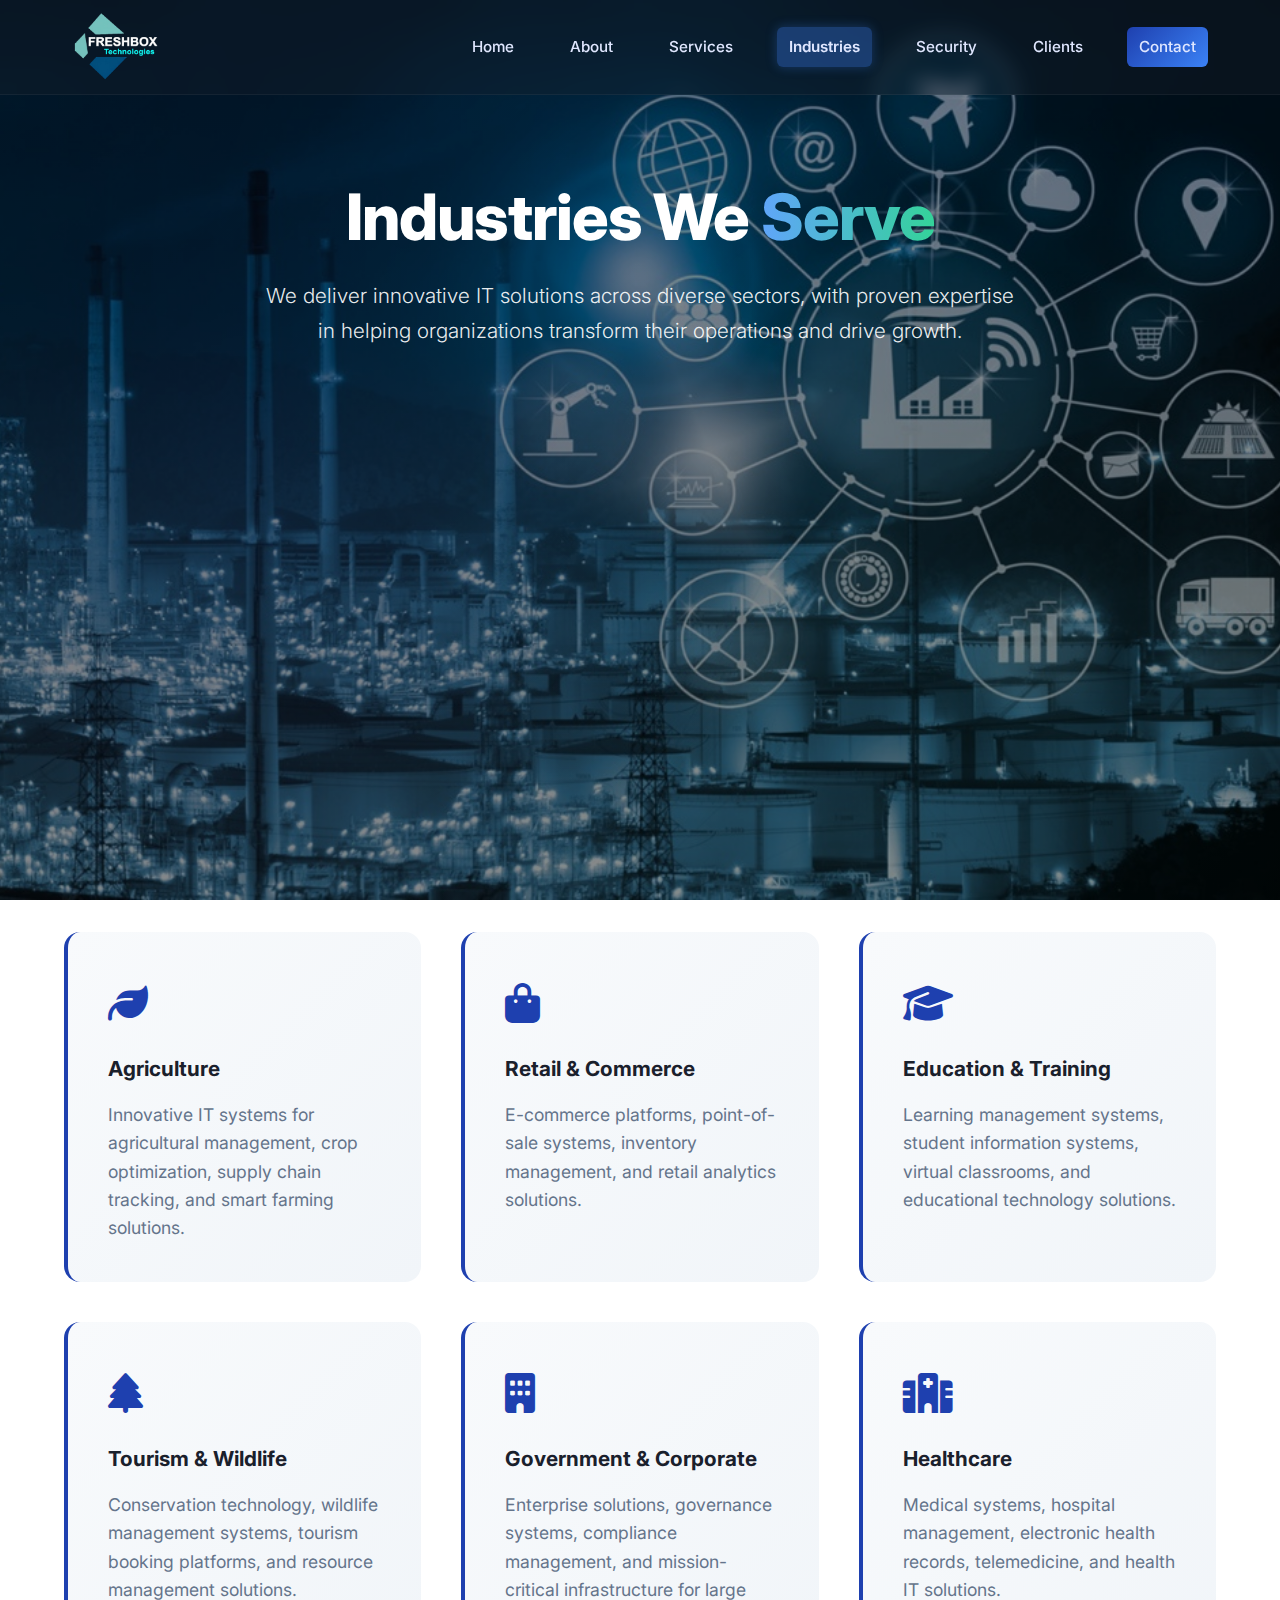
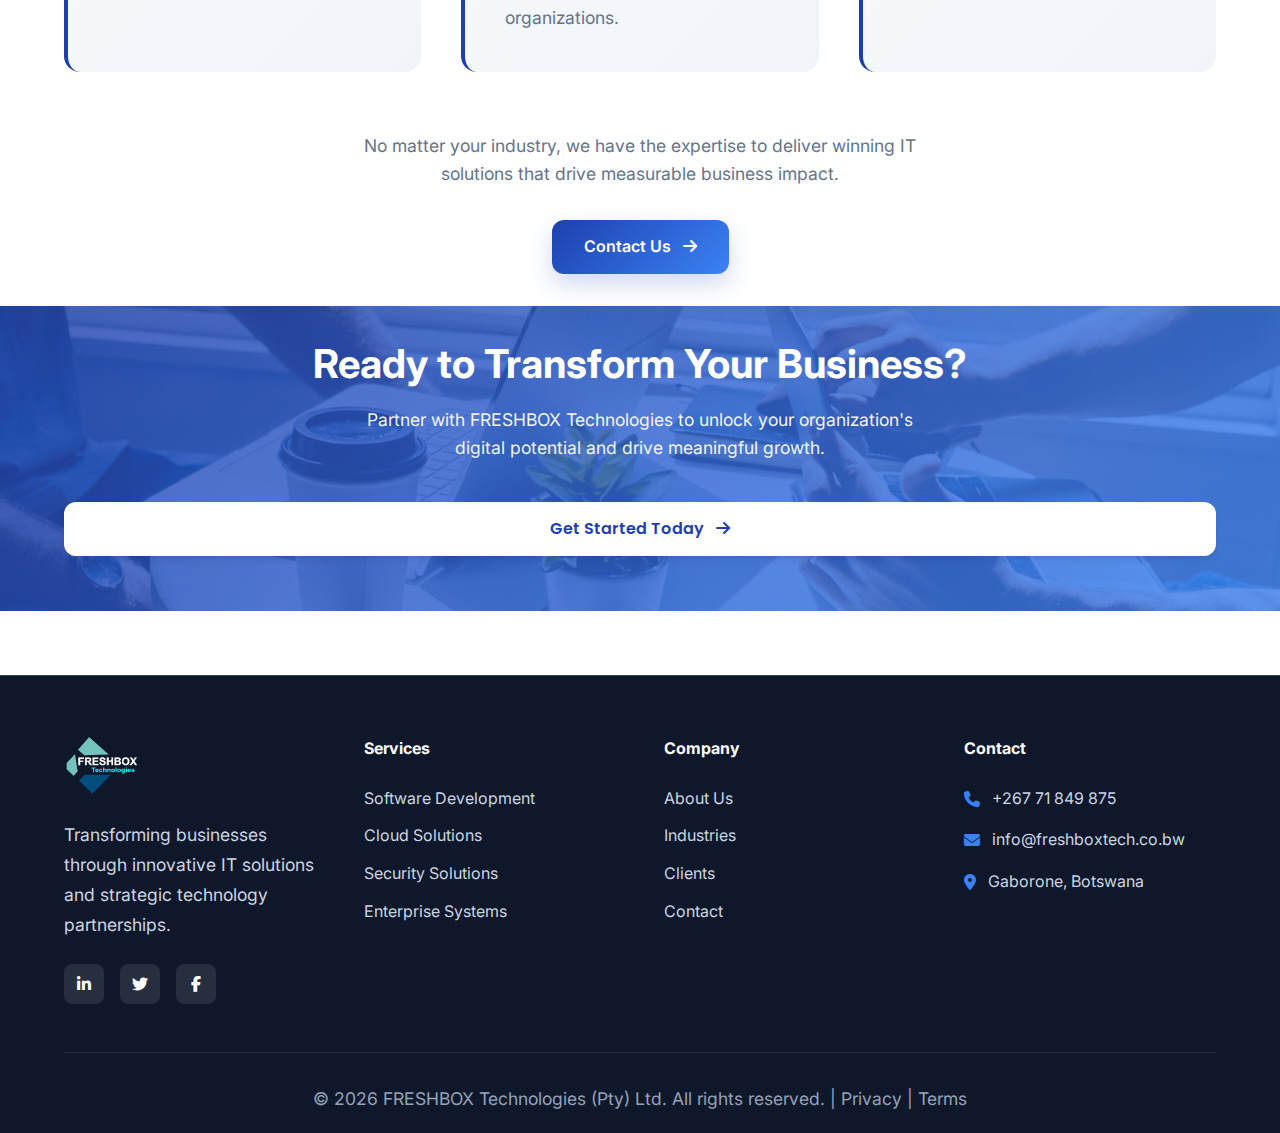
<file: industries.html>
<!DOCTYPE html>
<html lang="en">
<head>
    <meta charset="UTF-8">
    <meta name="viewport" content="width=device-width, initial-scale=1.0">
    <meta name="description" content="Discover how FRESHBOX Technologies serves diverse industries with innovative IT solutions across Botswana.">
    <meta name="keywords" content="IT solutions, industries served, agriculture, healthcare, education, retail, tourism, government">
    <title>Industries - FRESHBOX Technologies | Enterprise Solutions Across Sectors</title>
    <link rel="icon" href="images/logo2.png" type="image/png">
    <link rel="apple-touch-icon" href="images/logo2.png">
    <link rel="stylesheet" href="https://cdnjs.cloudflare.com/ajax/libs/font-awesome/6.4.0/css/all.min.css">
    <link rel="stylesheet" href="style.css">
</head>
<body>
    <!-- Navigation -->
    <nav>
        <div class="nav-container">
            <div class="logo-section">
                <img src="images/logo2.png" alt="FRESHBOX Technologies" class="nav-logo">
            </div>
            <ul class="nav-links">
                <li><a href="index.html">Home</a></li>
                <li><a href="about.html">About</a></li>
                <li><a href="services.html">Services</a></li>
                <li><a href="industries.html" class="active">Industries</a></li>
                <li><a href="security.html">Security</a></li>
                <li><a href="clients.html">Clients</a></li>
                <li><a href="contact.html" class="cta-btn">Contact</a></li>
            </ul>
            <button class="menu-toggle" onclick="toggleMenu()">
                <i class="fas fa-bars"></i>
            </button>
        </div>
    </nav>

    <main>
        <!-- Industries Hero Section -->
        <section class="hero" style="background-image: url('images/industry.jpeg'); background-size: cover; background-position: center; background-repeat: no-repeat; background-attachment: fixed; margin-top: -120px; padding-top: 120px; min-height: 100vh; display: flex; align-items: center; justify-content: center; position: relative;">
            <style>
                .industries-hero {
                    background-attachment: scroll !important;
                    min-height: 60vh !important;
                }
                
                @media (max-width: 576px) {
                    .industries-hero h1 {
                        font-size: clamp(1.5rem, 7vw, 3rem) !important;
                    }
                    
                    .industries-hero p {
                        font-size: clamp(0.9rem, 2.5vw, 1.2rem) !important;
                    }
                }
            </style>
            <div class="hero-overlay" style="background: rgba(0, 0, 0, 0.45);"></div>
            <div class="container industries-hero" style="position: relative; z-index: 2; text-align: center; max-width: 950px;">
                <h1 style="color: white; margin-bottom: 1.5rem; font-size: 4rem; font-weight: 800; line-height: 1.15; letter-spacing: -1px;">Industries We <span style="background: linear-gradient(90deg, #60a5fa, #34d399); -webkit-background-clip: text; -webkit-text-fill-color: transparent; background-clip: text;">Serve</span></h1>
                <p style="color: rgba(255,255,255,0.92); font-size: 1.3rem; margin-bottom: 2.5rem; line-height: 1.7; font-weight: 300; max-width: 750px; margin-left: auto; margin-right: auto;">We deliver innovative IT solutions across diverse sectors, with proven expertise in helping organizations transform their operations and drive growth.</p>
            </div>
        </section>

        <!-- Industries Section -->
        <section style="padding: 100px 0; background: white;">
            <div class="container">
                <div style="display: grid; grid-template-columns: repeat(auto-fit, minmax(310px, 1fr)); gap: 2.5rem;">
                    <!-- Agriculture -->
                    <div style="background: linear-gradient(135deg, #f8fafc 0%, #f1f5f9 100%); padding: 2.5rem; border-radius: 1rem; border-left: 4px solid #1e40af; transition: all 0.3s;" onmouseover="this.style.boxShadow='0 20px 40px rgba(0,0,0,0.1)'; this.style.transform='translateY(-5px)'" onmouseout="this.style.boxShadow='none'; this.style.transform='translateY(0)'">
                        <div style="font-size: 2.5rem; margin-bottom: 1rem; color: #1e40af;"><i class="fas fa-leaf"></i></div>
                        <h3 style="margin-bottom: 1rem; color: #1a202c; font-size: 1.3rem; font-weight: 700;">Agriculture</h3>
                        <p style="color: #64748b; line-height: 1.6; margin-bottom: 0;">Innovative IT systems for agricultural management, crop optimization, supply chain tracking, and smart farming solutions.</p>
                    </div>

                    <!-- Retail & Commerce -->
                    <div style="background: linear-gradient(135deg, #f8fafc 0%, #f1f5f9 100%); padding: 2.5rem; border-radius: 1rem; border-left: 4px solid #1e40af; transition: all 0.3s;" onmouseover="this.style.boxShadow='0 20px 40px rgba(0,0,0,0.1)'; this.style.transform='translateY(-5px)'" onmouseout="this.style.boxShadow='none'; this.style.transform='translateY(0)'">
                        <div style="font-size: 2.5rem; margin-bottom: 1rem; color: #1e40af;"><i class="fas fa-shopping-bag"></i></div>
                        <h3 style="margin-bottom: 1rem; color: #1a202c; font-size: 1.3rem; font-weight: 700;">Retail & Commerce</h3>
                        <p style="color: #64748b; line-height: 1.6; margin-bottom: 0;">E-commerce platforms, point-of-sale systems, inventory management, and retail analytics solutions.</p>
                    </div>

                    <!-- Education -->
                    <div style="background: linear-gradient(135deg, #f8fafc 0%, #f1f5f9 100%); padding: 2.5rem; border-radius: 1rem; border-left: 4px solid #1e40af; transition: all 0.3s;" onmouseover="this.style.boxShadow='0 20px 40px rgba(0,0,0,0.1)'; this.style.transform='translateY(-5px)'" onmouseout="this.style.boxShadow='none'; this.style.transform='translateY(0)'">
                        <div style="font-size: 2.5rem; margin-bottom: 1rem; color: #1e40af;"><i class="fas fa-graduation-cap"></i></div>
                        <h3 style="margin-bottom: 1rem; color: #1a202c; font-size: 1.3rem; font-weight: 700;">Education & Training</h3>
                        <p style="color: #64748b; line-height: 1.6; margin-bottom: 0;">Learning management systems, student information systems, virtual classrooms, and educational technology solutions.</p>
                    </div>

                    <!-- Tourism & Wildlife -->
                    <div style="background: linear-gradient(135deg, #f8fafc 0%, #f1f5f9 100%); padding: 2.5rem; border-radius: 1rem; border-left: 4px solid #1e40af; transition: all 0.3s;" onmouseover="this.style.boxShadow='0 20px 40px rgba(0,0,0,0.1)'; this.style.transform='translateY(-5px)'" onmouseout="this.style.boxShadow='none'; this.style.transform='translateY(0)'">
                        <div style="font-size: 2.5rem; margin-bottom: 1rem; color: #1e40af;"><i class="fas fa-tree"></i></div>
                        <h3 style="margin-bottom: 1rem; color: #1a202c; font-size: 1.3rem; font-weight: 700;">Tourism & Wildlife</h3>
                        <p style="color: #64748b; line-height: 1.6; margin-bottom: 0;">Conservation technology, wildlife management systems, tourism booking platforms, and resource management solutions.</p>
                    </div>

                    <!-- Government & Corporate -->
                    <div style="background: linear-gradient(135deg, #f8fafc 0%, #f1f5f9 100%); padding: 2.5rem; border-radius: 1rem; border-left: 4px solid #1e40af; transition: all 0.3s;" onmouseover="this.style.boxShadow='0 20px 40px rgba(0,0,0,0.1)'; this.style.transform='translateY(-5px)'" onmouseout="this.style.boxShadow='none'; this.style.transform='translateY(0)'">
                        <div style="font-size: 2.5rem; margin-bottom: 1rem; color: #1e40af;"><i class="fas fa-building"></i></div>
                        <h3 style="margin-bottom: 1rem; color: #1a202c; font-size: 1.3rem; font-weight: 700;">Government & Corporate</h3>
                        <p style="color: #64748b; line-height: 1.6; margin-bottom: 0;">Enterprise solutions, governance systems, compliance management, and mission-critical infrastructure for large organizations.</p>
                    </div>

                    <!-- Healthcare -->
                    <div style="background: linear-gradient(135deg, #f8fafc 0%, #f1f5f9 100%); padding: 2.5rem; border-radius: 1rem; border-left: 4px solid #1e40af; transition: all 0.3s;" onmouseover="this.style.boxShadow='0 20px 40px rgba(0,0,0,0.1)'; this.style.transform='translateY(-5px)'" onmouseout="this.style.boxShadow='none'; this.style.transform='translateY(0)'">
                        <div style="font-size: 2.5rem; margin-bottom: 1rem; color: #1e40af;"><i class="fas fa-hospital"></i></div>
                        <h3 style="margin-bottom: 1rem; color: #1a202c; font-size: 1.3rem; font-weight: 700;">Healthcare</h3>
                        <p style="color: #64748b; line-height: 1.6; margin-bottom: 0;">Medical systems, hospital management, electronic health records, telemedicine, and health IT solutions.</p>
                    </div>
                </div>

                <div style="text-align: center; margin-top: 60px;">
                    <p style="font-size: 1.1rem; color: #64748b; margin-bottom: 2rem; max-width: 600px; margin-left: auto; margin-right: auto;">No matter your industry, we have the expertise to deliver winning IT solutions that drive measurable business impact.</p>
                    <a href="contact.html" style="display: inline-block; font-size: 1rem; padding: 14px 32px; background: linear-gradient(135deg, #1e40af 0%, #3b82f6 100%); color: white; border-radius: 0.75rem; font-weight: 600; text-decoration: none; transition: all 0.3s; box-shadow: 0 10px 25px rgba(30, 64, 175, 0.2);" onmouseover="this.style.boxShadow='0 15px 35px rgba(30, 64, 175, 0.4)'; this.style.transform='translateY(-2px)'" onmouseout="this.style.boxShadow='0 10px 25px rgba(30, 64, 175, 0.2)'; this.style.transform='translateY(0)'">Contact Us <i class="fas fa-arrow-right" style="margin-left: 0.5rem;"></i></a>
                </div>
            </div>
        </section>

        <!-- CTA Section -->
        <section style="padding: 60px 0; background: linear-gradient(135deg, rgba(30, 64, 175, 0.8), rgba(59, 130, 246, 0.8)), url('images/business1.jpg') center/cover; position: relative;">
            <div class="container" style="text-align: center; position: relative; z-index: 2;">
                <h2 style="margin-bottom: 1rem; color: white; font-size: 2.5rem;">Ready to Transform Your Business?</h2>
                <p style="color: rgba(255,255,255,0.95); margin-bottom: 2.5rem; font-size: 1.1rem; max-width: 600px; margin-left: auto; margin-right: auto;">Partner with FRESHBOX Technologies to unlock your organization's digital potential and drive meaningful growth.</p>
                <a href="contact.html" class="btn-primary" style="background: white; color: #1e40af; padding: 14px 32px; font-weight: 600; display: inline-block; text-decoration: none; border-radius: 0.75rem;">Get Started Today <i class="fas fa-arrow-right" style="margin-left: 0.5rem;"></i></a>
            </div>
        </section>
    </main>

    <!-- Footer -->
    <footer style="background: #0f172a; color: #cbd5e1; padding: 60px 0 20px;">
        <div class="container">
            <div style="display: grid; grid-template-columns: repeat(auto-fit, minmax(250px, 1fr)); gap: 3rem; margin-bottom: 3rem;">
                <div>
                    <img src="images/logo2.png" alt="FRESHBOX Technologies" class="footer-logo" style="margin-bottom: 1rem; height: 60px; width: auto; object-fit: contain;">
                    <p style="margin-bottom: 1.5rem; line-height: 1.7;">Transforming businesses through innovative IT solutions and strategic technology partnerships.</p>
                    <div style="display: flex; gap: 1rem;">
                        <a href="#" style="display: inline-flex; align-items: center; justify-content: center; width: 40px; height: 40px; background: rgba(255,255,255,0.1); border-radius: 0.5rem; color: white; transition: all 0.3s; text-decoration: none;" onmouseover="this.style.background='rgba(59, 130, 246, 0.5)'" onmouseout="this.style.background='rgba(255,255,255,0.1)'"><i class="fab fa-linkedin-in"></i></a>
                        <a href="#" style="display: inline-flex; align-items: center; justify-content: center; width: 40px; height: 40px; background: rgba(255,255,255,0.1); border-radius: 0.5rem; color: white; transition: all 0.3s; text-decoration: none;" onmouseover="this.style.background='rgba(59, 130, 246, 0.5)'" onmouseout="this.style.background='rgba(255,255,255,0.1)'"><i class="fab fa-twitter"></i></a>
                        <a href="#" style="display: inline-flex; align-items: center; justify-content: center; width: 40px; height: 40px; background: rgba(255,255,255,0.1); border-radius: 0.5rem; color: white; transition: all 0.3s; text-decoration: none;" onmouseover="this.style.background='rgba(59, 130, 246, 0.5)'" onmouseout="this.style.background='rgba(255,255,255,0.1)'"><i class="fab fa-facebook-f"></i></a>
                    </div>
                </div>

                <div>
                    <h4 style="color: white; font-weight: 700; margin-bottom: 1.5rem; font-size: 1rem;">Services</h4>
                    <ul style="list-style: none; padding: 0; margin: 0;">
                        <li style="margin-bottom: 0.75rem;"><a href="services.html" style="color: #cbd5e1; text-decoration: none; transition: color 0.3s;" onmouseover="this.style.color='#3b82f6'" onmouseout="this.style.color='#cbd5e1'">Software Development</a></li>
                        <li style="margin-bottom: 0.75rem;"><a href="services.html" style="color: #cbd5e1; text-decoration: none; transition: color 0.3s;" onmouseover="this.style.color='#3b82f6'" onmouseout="this.style.color='#cbd5e1'">Cloud Solutions</a></li>
                        <li style="margin-bottom: 0.75rem;"><a href="services.html" style="color: #cbd5e1; text-decoration: none; transition: color 0.3s;" onmouseover="this.style.color='#3b82f6'" onmouseout="this.style.color='#cbd5e1'">Security Solutions</a></li>
                        <li><a href="services.html" style="color: #cbd5e1; text-decoration: none; transition: color 0.3s;" onmouseover="this.style.color='#3b82f6'" onmouseout="this.style.color='#cbd5e1'">Enterprise Systems</a></li>
                    </ul>
                </div>

                <div>
                    <h4 style="color: white; font-weight: 700; margin-bottom: 1.5rem; font-size: 1rem;">Company</h4>
                    <ul style="list-style: none; padding: 0; margin: 0;">
                        <li style="margin-bottom: 0.75rem;"><a href="about.html" style="color: #cbd5e1; text-decoration: none; transition: color 0.3s;" onmouseover="this.style.color='#3b82f6'" onmouseout="this.style.color='#cbd5e1'">About Us</a></li>
                        <li style="margin-bottom: 0.75rem;"><a href="industries.html" style="color: #cbd5e1; text-decoration: none; transition: color 0.3s;" onmouseover="this.style.color='#3b82f6'" onmouseout="this.style.color='#cbd5e1'">Industries</a></li>
                        <li style="margin-bottom: 0.75rem;"><a href="clients.html" style="color: #cbd5e1; text-decoration: none; transition: color 0.3s;" onmouseover="this.style.color='#3b82f6'" onmouseout="this.style.color='#cbd5e1'">Clients</a></li>
                        <li><a href="contact.html" style="color: #cbd5e1; text-decoration: none; transition: color 0.3s;" onmouseover="this.style.color='#3b82f6'" onmouseout="this.style.color='#cbd5e1'">Contact</a></li>
                    </ul>
                </div>

                <div>
                    <h4 style="color: white; font-weight: 700; margin-bottom: 1.5rem; font-size: 1rem;">Contact</h4>
                    <ul style="list-style: none; padding: 0; margin: 0;">
                        <li style="margin-bottom: 1rem;"><a href="tel:+26771849875" style="color: #cbd5e1; text-decoration: none; transition: color 0.3s; display: flex; align-items: center; gap: 0.75rem;" onmouseover="this.style.color='#3b82f6'" onmouseout="this.style.color='#cbd5e1'"><i class="fas fa-phone" style="color: #3b82f6;"></i>+267 71 849 875</a></li>
                        <li style="margin-bottom: 1rem;"><a href="mailto:info@freshboxtech.co.bw" style="color: #cbd5e1; text-decoration: none; transition: color 0.3s; display: flex; align-items: center; gap: 0.75rem;" onmouseover="this.style.color='#3b82f6'" onmouseout="this.style.color='#cbd5e1'"><i class="fas fa-envelope" style="color: #3b82f6;"></i>info@freshboxtech.co.bw</a></li>
                        <li style="display: flex; align-items: center; gap: 0.75rem;"><i class="fas fa-map-marker-alt" style="color: #3b82f6;"></i>Gaborone, Botswana</li>
                    </ul>
                </div>
            </div>

            <div style="border-top: 1px solid rgba(255,255,255,0.1); padding-top: 2rem; text-align: center;">
                <p style="color: #94a3b8; margin: 0;">&copy; 2026 FRESHBOX Technologies (Pty) Ltd. All rights reserved. | <a href="#" style="color: #94a3b8; text-decoration: none; transition: color 0.3s;" onmouseover="this.style.color='#3b82f6'" onmouseout="this.style.color='#94a3b8'">Privacy</a> | <a href="#" style="color: #94a3b8; text-decoration: none; transition: color 0.3s;" onmouseover="this.style.color='#3b82f6'" onmouseout="this.style.color='#94a3b8'">Terms</a></p>
            </div>
        </div>
    </footer>

    <script src="script.js"></script>
</body>
</html>
</file>
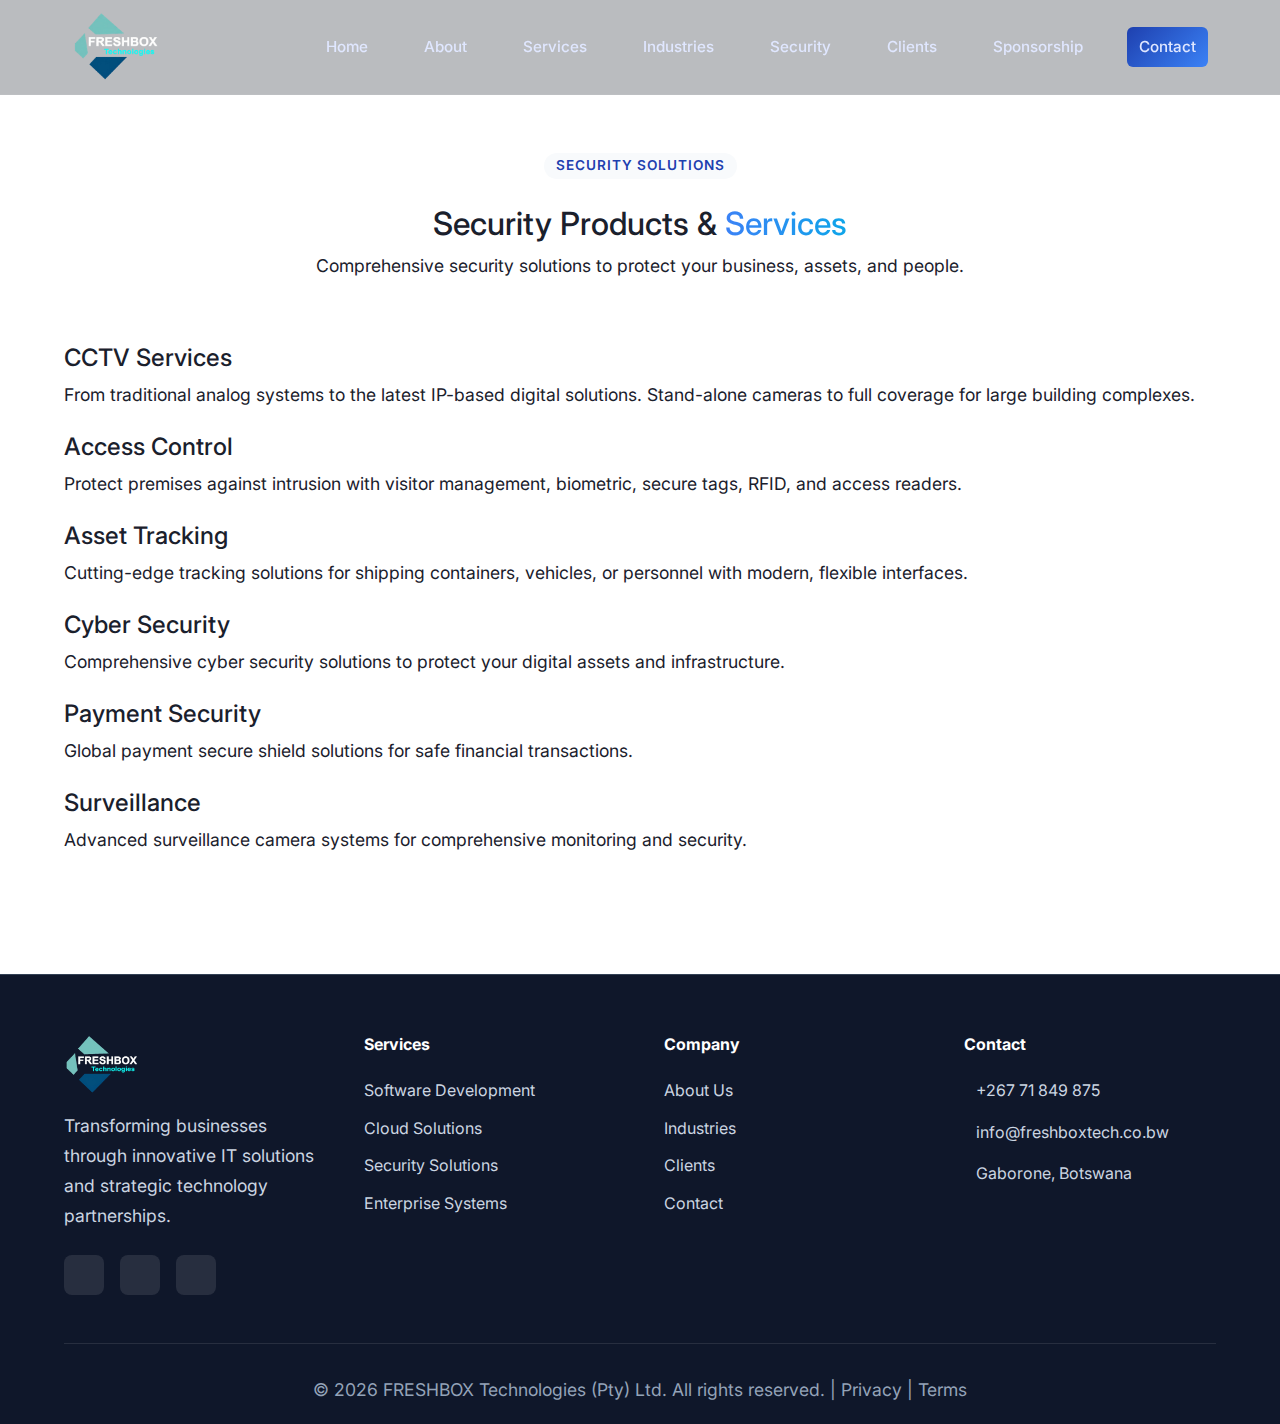
<file: security.html>
<!DOCTYPE html>
<html lang="en">
<head>
    <meta charset="UTF-8">
    <meta name="viewport" content="width=device-width, initial-scale=1.0">
    <title>Security Solutions - FRESHBOX Technologies</title>
    <meta name="description" content="Comprehensive security solutions from FRESHBOX Technologies including CCTV, access control, and cyber security." />
    <link rel="icon" href="images/logo2.png" type="image/png">
    <!-- Bootstrap CSS -->
    <link href="https://cdn.jsdelivr.net/npm/bootstrap@5.3.3/dist/css/bootstrap.min.css" rel="stylesheet" integrity="sha384-QWTKZyjpPEjISv5WaRU9OFeRpok6YctnYmDr5pNlyT2bRjXh0JMhjY6hW+ALEwIH" crossorigin="anonymous">
    <link rel="stylesheet" href="style.css">
</head>
<body>
    <!-- Navigation -->
    <nav>
        <div class="nav-container">
            <div class="logo-section">
                <img src="images/logo2.png" alt="FRESHBOX Technologies" class="nav-logo">
            </div>
            <ul class="nav-links">
                <li><a href="index.html">Home</a></li>
                <li><a href="about.html">About</a></li>
                <li><a href="services.html">Services</a></li>
                <li><a href="industries.html">Industries</a></li>
                <li><a href="security.html">Security</a></li>
                <li><a href="clients.html">Clients</a></li>
                <li><a href="Sposnor.html">Sponsorship</a></li>
                <li><a href="contact.html" class="cta-btn">Contact</a></li>
            </ul>
            <button class="menu-toggle" onclick="toggleMenu()">
                <i class="fas fa-bars"></i>
            </button>
        </div>
    </nav>

    <main>
        <section id="security">
            <div class="container">
                <div class="section-header">
                    <span class="badge">Security Solutions</span>
                    <h2>Security Products & <span class="gradient-text">Services</span></h2>
                    <p>Comprehensive security solutions to protect your business, assets, and people.</p>
                </div>
                <div class="security-grid">
                    <div class="security-card">
                        <div class="security-icon"><i class="camera-icon"></i></div>
                        <h3>CCTV Services</h3>
                        <p>From traditional analog systems to the latest IP-based digital solutions. Stand-alone cameras to full coverage for large building complexes.</p>
                    </div>
                    <div class="security-card">
                        <div class="security-icon"><i class="fingerprint-icon"></i></div>
                        <h3>Access Control</h3>
                        <p>Protect premises against intrusion with visitor management, biometric, secure tags, RFID, and access readers.</p>
                    </div>
                    <div class="security-card">
                        <div class="security-icon"><i class="map-icon"></i></div>
                        <h3>Asset Tracking</h3>
                        <p>Cutting-edge tracking solutions for shipping containers, vehicles, or personnel with modern, flexible interfaces.</p>
                    </div>
                    <div class="security-card">
                        <div class="security-icon"><i class="shield-icon"></i></div>
                        <h3>Cyber Security</h3>
                        <p>Comprehensive cyber security solutions to protect your digital assets and infrastructure.</p>
                    </div>
                    <div class="security-card">
                        <div class="security-icon"><i class="lock-icon"></i></div>
                        <h3>Payment Security</h3>
                        <p>Global payment secure shield solutions for safe financial transactions.</p>
                    </div>
                    <div class="security-card">
                        <div class="security-icon"><i class="eye-icon"></i></div>
                        <h3>Surveillance</h3>
                        <p>Advanced surveillance camera systems for comprehensive monitoring and security.</p>
                    </div>
                </div>
            </div>
        </section>
    </main>

    <footer style="background: #0f172a; color: #cbd5e1; padding: 60px 0 20px;">
        <div class="container">
            <div style="display: grid; grid-template-columns: repeat(auto-fit, minmax(250px, 1fr)); gap: 3rem; margin-bottom: 3rem;">
                <div>
                    <img src="images/logo2.png" alt="FRESHBOX Technologies" class="footer-logo" style="margin-bottom: 1rem; height: 60px; width: auto; object-fit: contain;">
                    <p style="margin-bottom: 1.5rem; line-height: 1.7;">Transforming businesses through innovative IT solutions and strategic technology partnerships.</p>
                    <div style="display: flex; gap: 1rem;">
                        <a href="#" style="display: inline-flex; align-items: center; justify-content: center; width: 40px; height: 40px; background: rgba(255,255,255,0.1); border-radius: 0.5rem; color: white; transition: all 0.3s; text-decoration: none;" onmouseover="this.style.background='rgba(59, 130, 246, 0.5)'" onmouseout="this.style.background='rgba(255,255,255,0.1)'"><i class="fab fa-linkedin-in"></i></a>
                        <a href="#" style="display: inline-flex; align-items: center; justify-content: center; width: 40px; height: 40px; background: rgba(255,255,255,0.1); border-radius: 0.5rem; color: white; transition: all 0.3s; text-decoration: none;" onmouseover="this.style.background='rgba(59, 130, 246, 0.5)'" onmouseout="this.style.background='rgba(255,255,255,0.1)'"><i class="fab fa-twitter"></i></a>
                        <a href="#" style="display: inline-flex; align-items: center; justify-content: center; width: 40px; height: 40px; background: rgba(255,255,255,0.1); border-radius: 0.5rem; color: white; transition: all 0.3s; text-decoration: none;" onmouseover="this.style.background='rgba(59, 130, 246, 0.5)'" onmouseout="this.style.background='rgba(255,255,255,0.1)'"><i class="fab fa-facebook-f"></i></a>
                    </div>
                </div>

                <div>
                    <h4 style="color: white; font-weight: 700; margin-bottom: 1.5rem; font-size: 1rem;">Services</h4>
                    <ul style="list-style: none; padding: 0; margin: 0;">
                        <li style="margin-bottom: 0.75rem;"><a href="services.html" style="color: #cbd5e1; text-decoration: none; transition: color 0.3s;" onmouseover="this.style.color='#3b82f6'" onmouseout="this.style.color='#cbd5e1'">Software Development</a></li>
                        <li style="margin-bottom: 0.75rem;"><a href="services.html" style="color: #cbd5e1; text-decoration: none; transition: color 0.3s;" onmouseover="this.style.color='#3b82f6'" onmouseout="this.style.color='#cbd5e1'">Cloud Solutions</a></li>
                        <li style="margin-bottom: 0.75rem;"><a href="services.html" style="color: #cbd5e1; text-decoration: none; transition: color 0.3s;" onmouseover="this.style.color='#3b82f6'" onmouseout="this.style.color='#cbd5e1'">Security Solutions</a></li>
                        <li><a href="services.html" style="color: #cbd5e1; text-decoration: none; transition: color 0.3s;" onmouseover="this.style.color='#3b82f6'" onmouseout="this.style.color='#cbd5e1'">Enterprise Systems</a></li>
                    </ul>
                </div>

                <div>
                    <h4 style="color: white; font-weight: 700; margin-bottom: 1.5rem; font-size: 1rem;">Company</h4>
                    <ul style="list-style: none; padding: 0; margin: 0;">
                        <li style="margin-bottom: 0.75rem;"><a href="about.html" style="color: #cbd5e1; text-decoration: none; transition: color 0.3s;" onmouseover="this.style.color='#3b82f6'" onmouseout="this.style.color='#cbd5e1'">About Us</a></li>
                        <li style="margin-bottom: 0.75rem;"><a href="industries.html" style="color: #cbd5e1; text-decoration: none; transition: color 0.3s;" onmouseover="this.style.color='#3b82f6'" onmouseout="this.style.color='#cbd5e1'">Industries</a></li>
                        <li style="margin-bottom: 0.75rem;"><a href="clients.html" style="color: #cbd5e1; text-decoration: none; transition: color 0.3s;" onmouseover="this.style.color='#3b82f6'" onmouseout="this.style.color='#cbd5e1'">Clients</a></li>
                        <li><a href="contact.html" style="color: #cbd5e1; text-decoration: none; transition: color 0.3s;" onmouseover="this.style.color='#3b82f6'" onmouseout="this.style.color='#cbd5e1'">Contact</a></li>
                    </ul>
                </div>

                <div>
                    <h4 style="color: white; font-weight: 700; margin-bottom: 1.5rem; font-size: 1rem;">Contact</h4>
                    <ul style="list-style: none; padding: 0; margin: 0;">
                        <li style="margin-bottom: 1rem;"><a href="tel:+26771849875" style="color: #cbd5e1; text-decoration: none; transition: color 0.3s; display: flex; align-items: center; gap: 0.75rem;" onmouseover="this.style.color='#3b82f6'" onmouseout="this.style.color='#cbd5e1'"><i class="fas fa-phone" style="color: #3b82f6;"></i>+267 71 849 875</a></li>
                        <li style="margin-bottom: 1rem;"><a href="mailto:info@freshboxtech.co.bw" style="color: #cbd5e1; text-decoration: none; transition: color 0.3s; display: flex; align-items: center; gap: 0.75rem;" onmouseover="this.style.color='#3b82f6'" onmouseout="this.style.color='#cbd5e1'"><i class="fas fa-envelope" style="color: #3b82f6;"></i>info@freshboxtech.co.bw</a></li>
                        <li style="display: flex; align-items: center; gap: 0.75rem;"><i class="fas fa-map-marker-alt" style="color: #3b82f6;"></i>Gaborone, Botswana</li>
                    </ul>
                </div>
            </div>

            <div style="border-top: 1px solid rgba(255,255,255,0.1); padding-top: 2rem; text-align: center;">
                <p style="color: #94a3b8; margin: 0;">&copy; 2026 FRESHBOX Technologies (Pty) Ltd. All rights reserved. | <a href="#" style="color: #94a3b8; text-decoration: none; transition: color 0.3s;" onmouseover="this.style.color='#3b82f6'" onmouseout="this.style.color='#94a3b8'">Privacy</a> | <a href="#" style="color: #94a3b8; text-decoration: none; transition: color 0.3s;" onmouseover="this.style.color='#3b82f6'" onmouseout="this.style.color='#94a3b8'">Terms</a></p>
            </div>
        </div>
    </footer>
    <script src="script.js"></script>
</body>
</html>
</file>
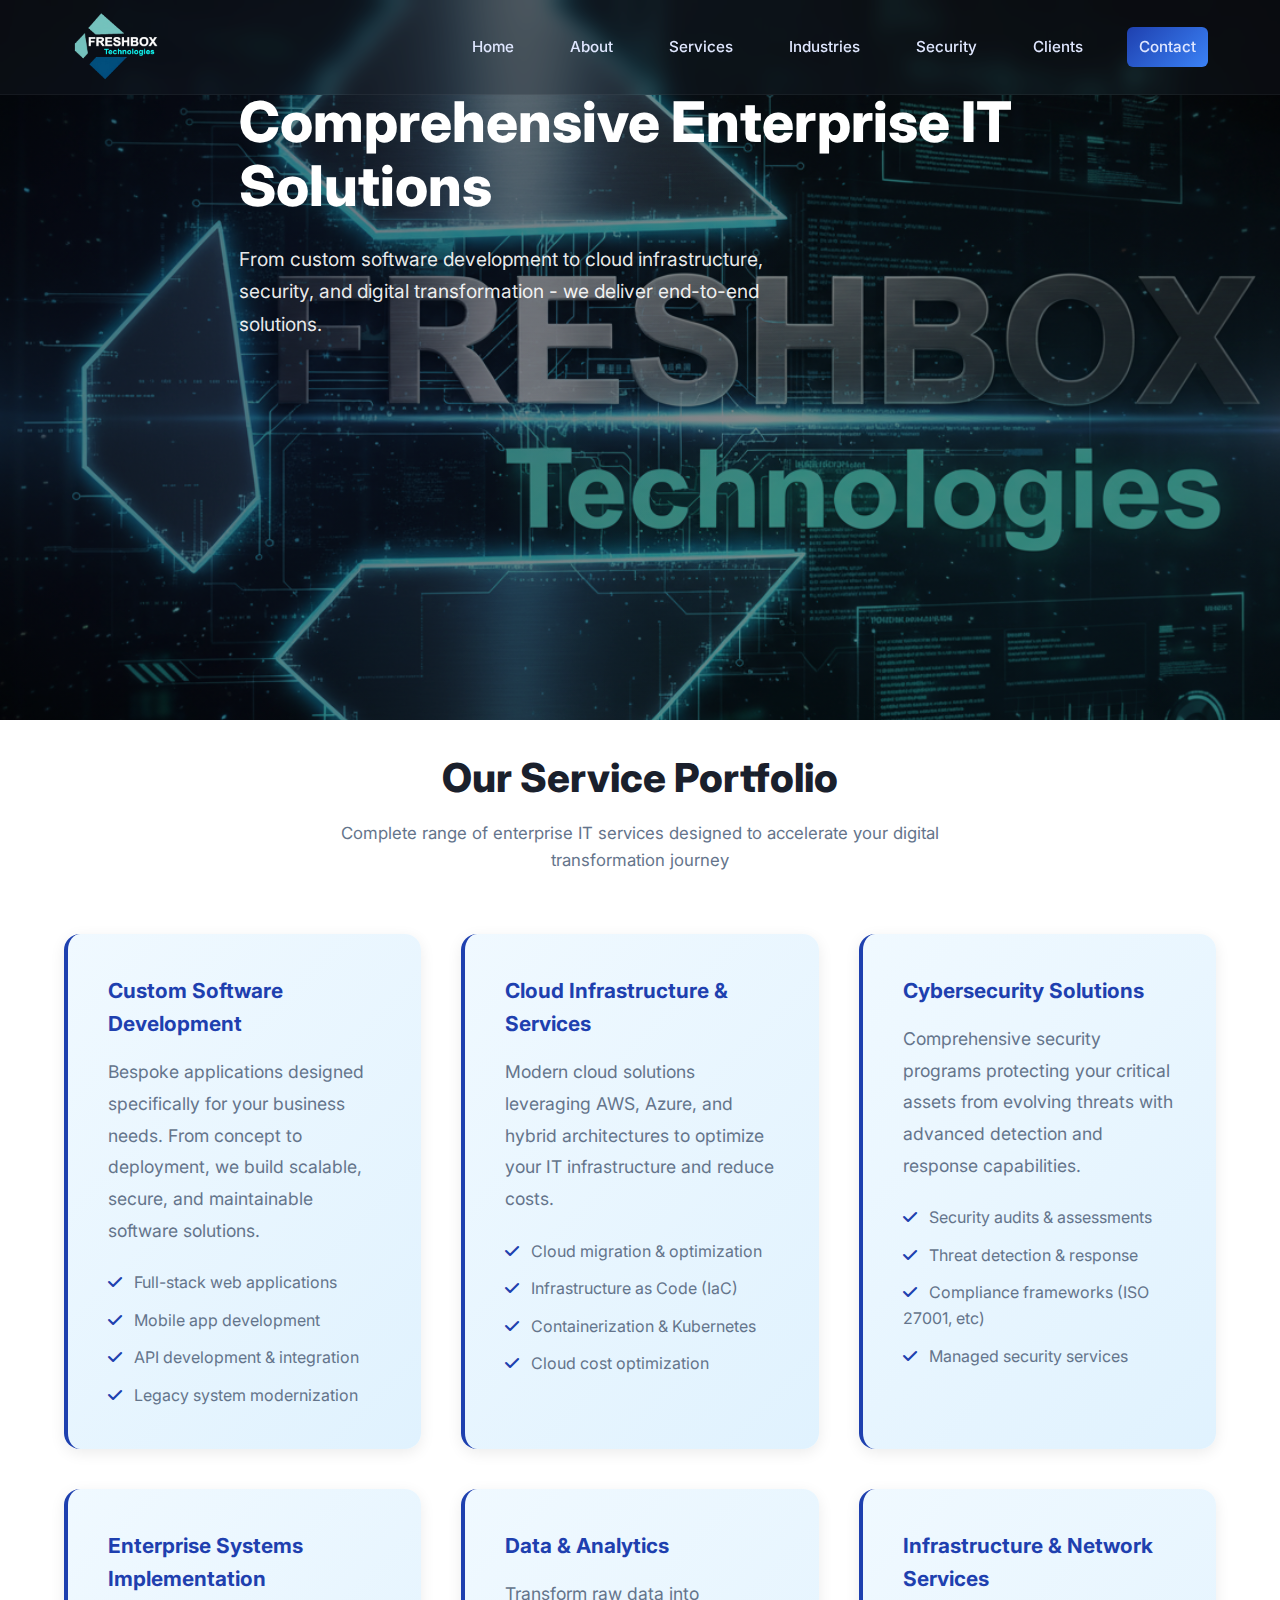
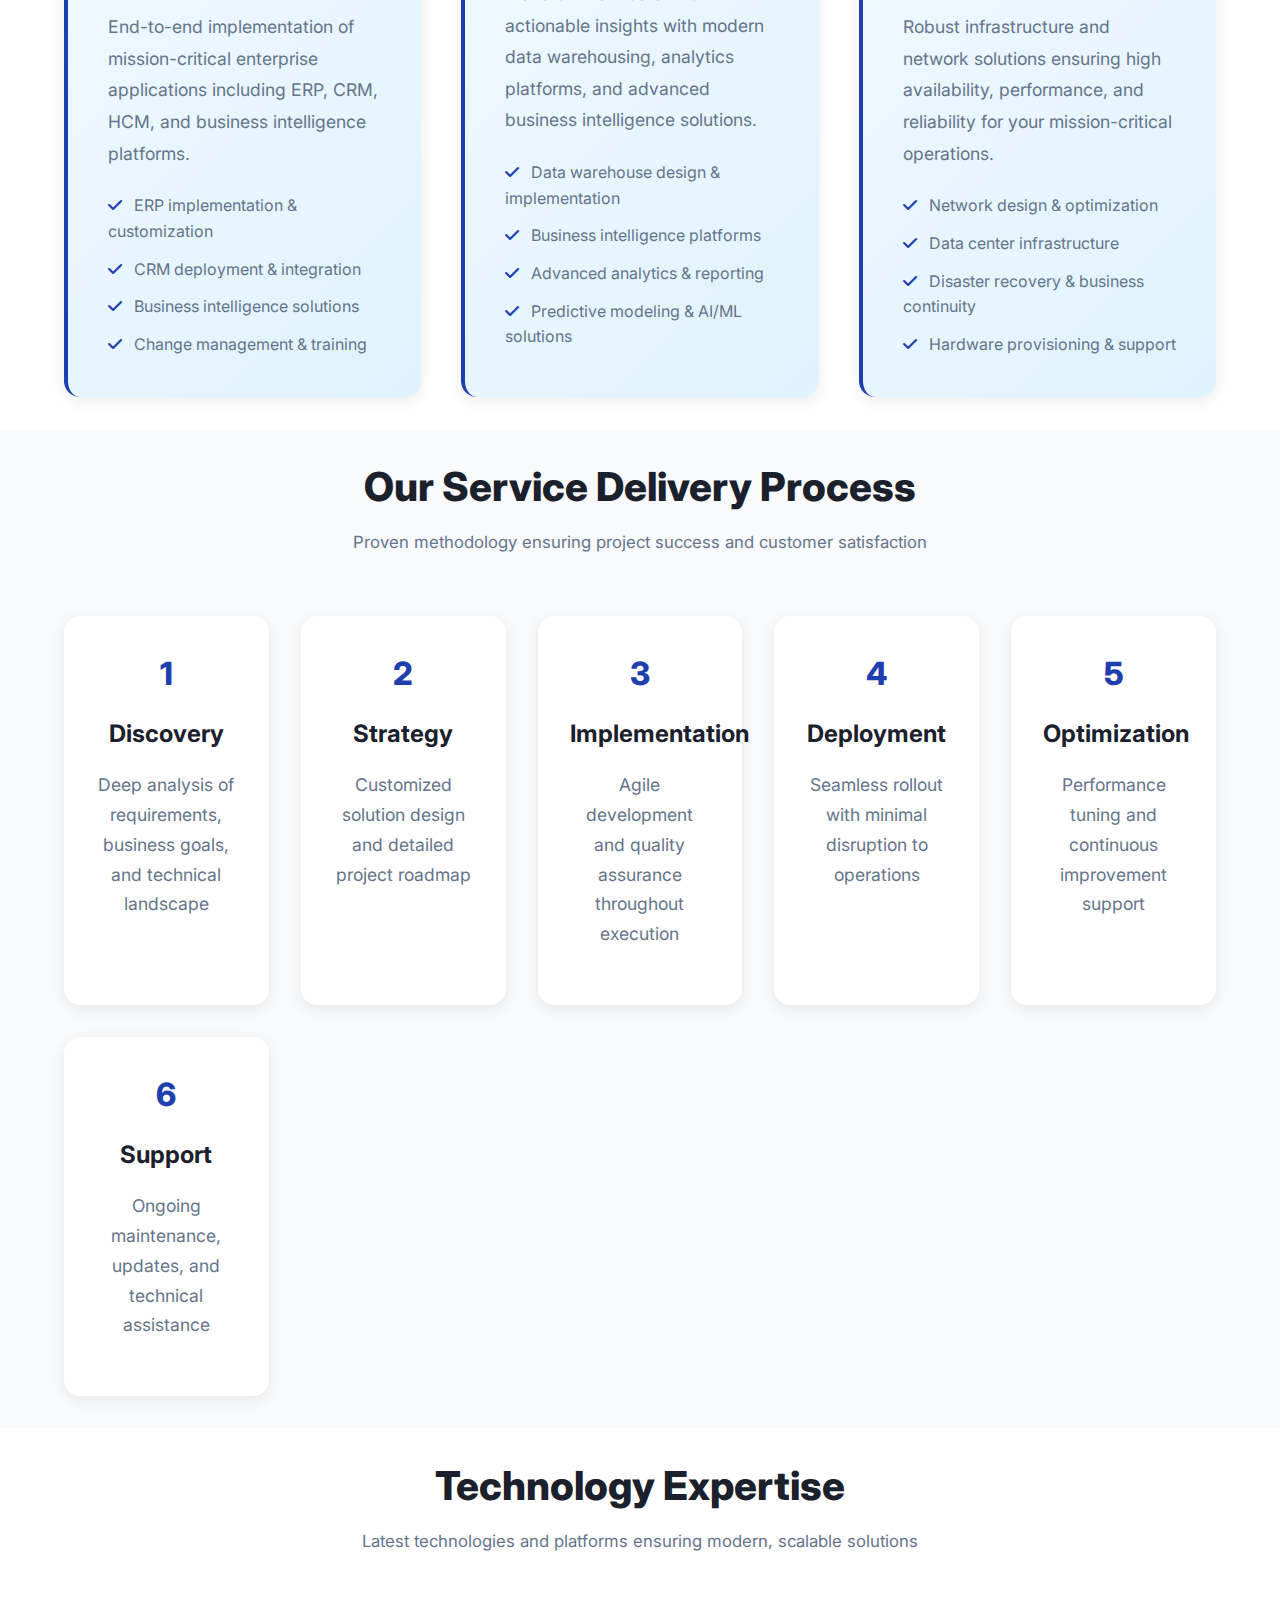
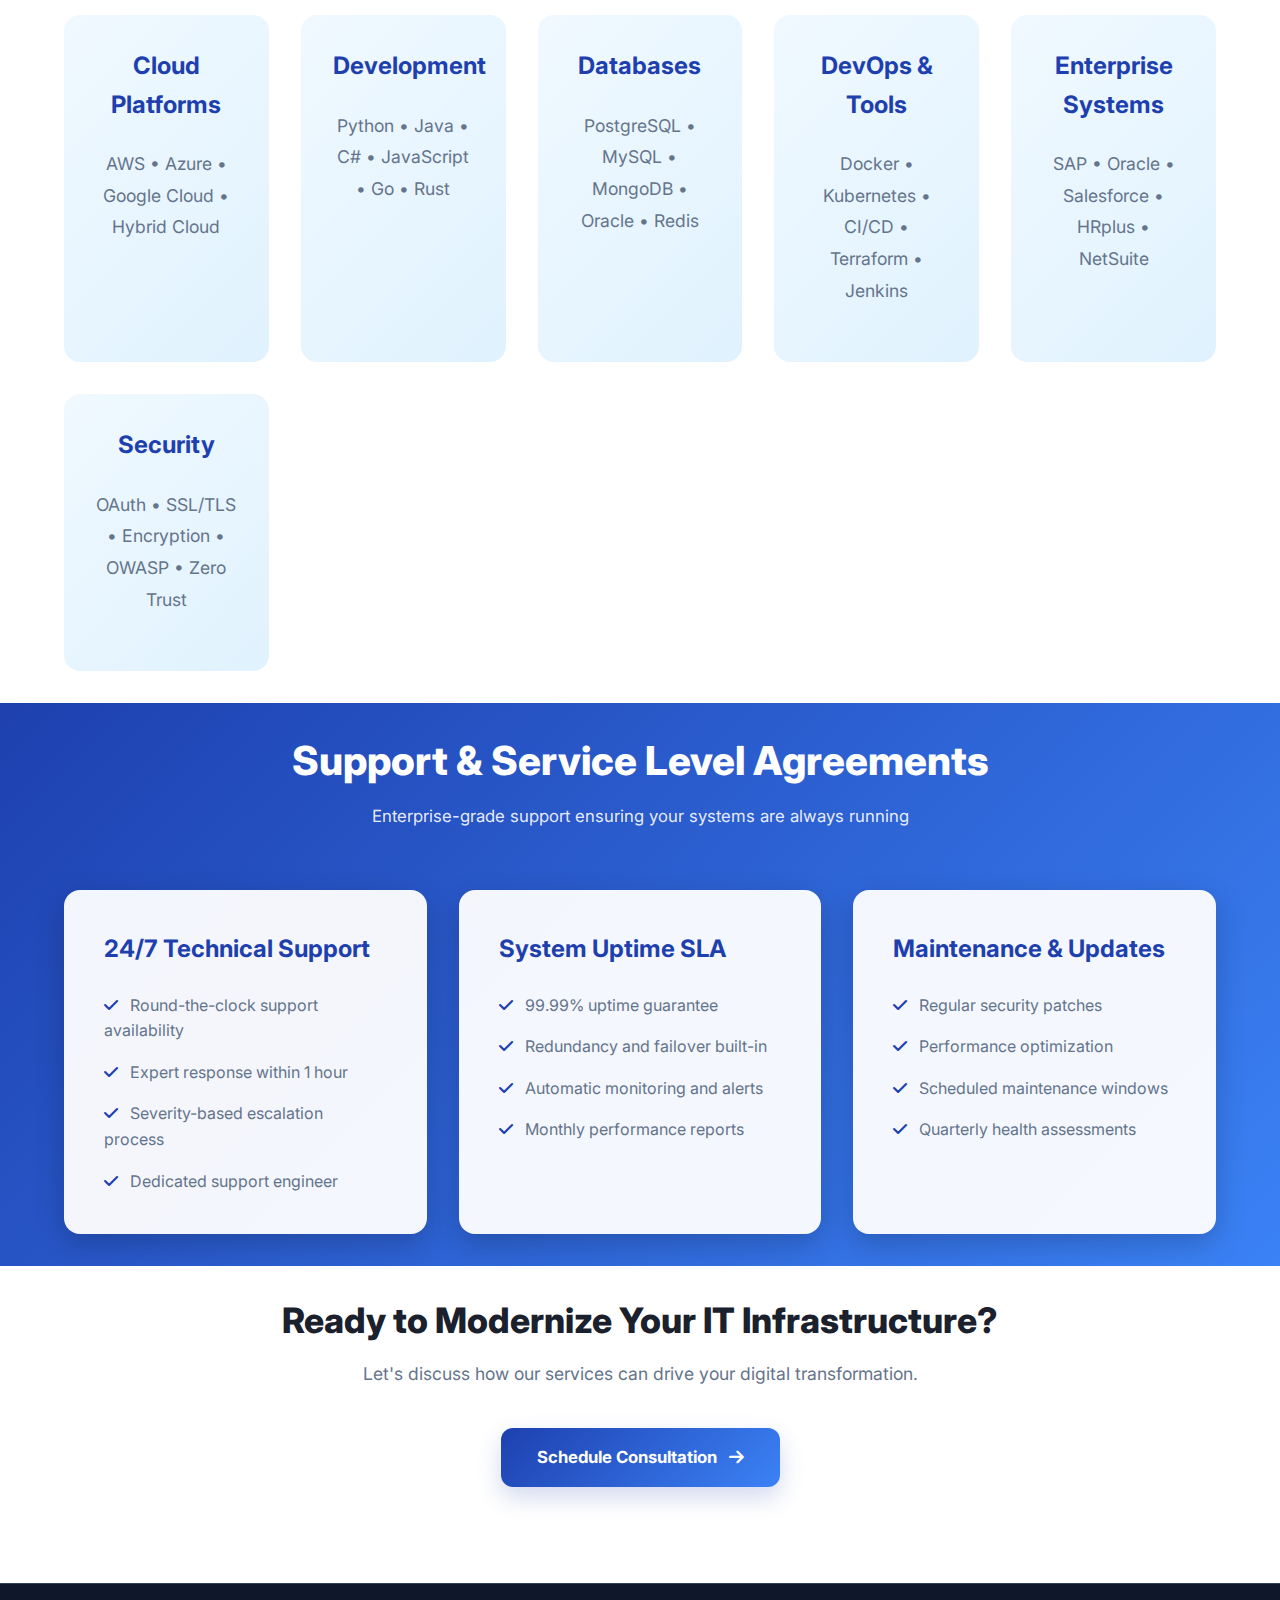
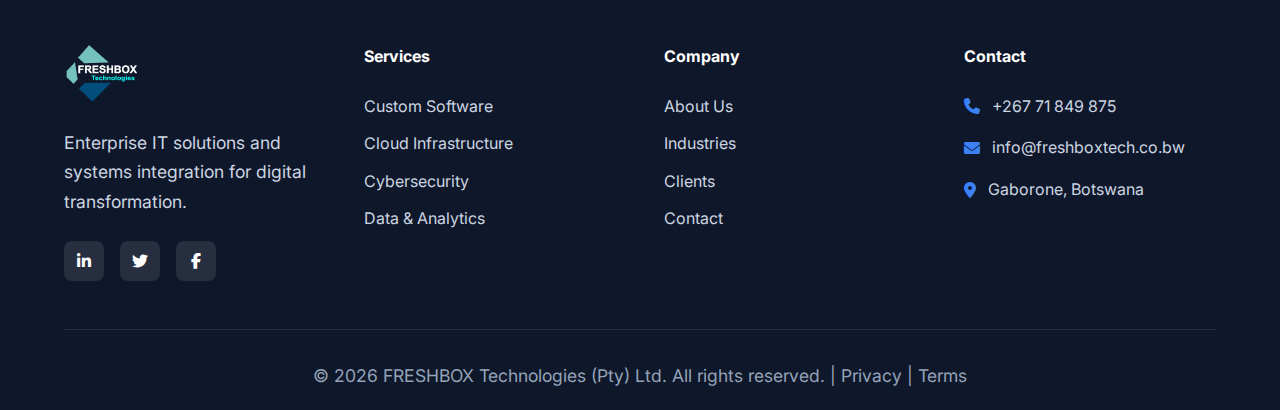
<file: services.html>
<!DOCTYPE html>
<html lang="en">
<head>
    <meta charset="UTF-8">
    <meta name="viewport" content="width=device-width, initial-scale=1.0">
    <meta name="description" content="Enterprise IT Services from FRESHBOX - Custom Software, Cloud Infrastructure, Security, Data Analytics, Infrastructure & Digital Transformation.">
    <title>Services | FRESHBOX Technologies - Enterprise IT Solutions</title>
    <link rel="icon" href="images/logo2.png" type="image/png">
    <link rel="apple-touch-icon" href="images/logo2.png">
    <link rel="stylesheet" href="https://cdnjs.cloudflare.com/ajax/libs/font-awesome/6.4.0/css/all.min.css">
    <link rel="stylesheet" href="style.css">
</head>
<body>
    <!-- Navigation -->
    <nav>
        <div class="nav-container">
            <div class="logo-section">
                <img src="images/logo2.png" alt="FRESHBOX Technologies" class="nav-logo">
            </div>
            <ul class="nav-links">
                <li><a href="index.html">Home</a></li>
                <li><a href="about.html">About</a></li>
                <li><a href="services.html">Services</a></li>
                <li><a href="industries.html">Industries</a></li>
                <li><a href="security.html">Security</a></li>
                <li><a href="clients.html">Clients</a></li>
                <li><a href="contact.html" class="cta-btn">Contact</a></li>
            </ul>
            <button class="menu-toggle" onclick="toggleMenu()">
                <i class="fas fa-bars"></i>
            </button>
        </div>
    </nav>

    <main>
        <!-- Hero Section -->
        <section class="hero" style="background-image: url('images/freshbox1.png'); background-size: cover; background-position: center; background-repeat: no-repeat; background-attachment: fixed; margin-top: -120px; padding-top: 120px; min-height: 80vh; display: flex; align-items: center; justify-content: flex-start; position: relative;">
            <style>
                .services-hero {
                    background-attachment: scroll !important;
                    min-height: 60vh !important;
                }
                
                @media (max-width: 768px) {
                    .services-hero {
                        background-attachment: scroll !important;
                        min-height: 50vh !important;
                    }
                }
                
                @media (max-width: 576px) {
                    .services-hero h1 {
                        font-size: clamp(1.5rem, 7vw, 2.5rem) !important;
                    }
                    
                    .services-hero p {
                        font-size: clamp(0.9rem, 2.5vw, 1.1rem) !important;
                    }
                }
            </style>
            <div class="hero-overlay" style="background: rgba(0, 0, 0, 0.45);"></div>
            <div class="container services-hero" style="position: relative; z-index: 2; text-align: left; max-width: 850px;">
                <h1 style="color: white; margin-bottom: 1.5rem; font-size: 3.5rem; font-weight: 800; line-height: 1.15;">Comprehensive Enterprise IT Solutions</h1>
                <p style="color: rgba(255,255,255,0.92); font-size: 1.2rem; line-height: 1.7; max-width: 600px;">From custom software development to cloud infrastructure, security, and digital transformation - we deliver end-to-end solutions.</p>
            </div>
        </section>

        <!-- Services Overview -->
        <section style="padding: 100px 0; background: white;">
            <div class="container">
                <div style="text-align: center; margin-bottom: 60px;">
                    <h2 style="font-size: 2.5rem; margin-bottom: 1rem; color: #1a202c; font-weight: 800;">Our Service Portfolio</h2>
                    <p style="font-size: 1.05rem; color: #64748b; max-width: 600px; margin: 0 auto;">Complete range of enterprise IT services designed to accelerate your digital transformation journey</p>
                </div>

                <div style="display: grid; grid-template-columns: repeat(auto-fit, minmax(300px, 1fr)); gap: 2.5rem;">
                    <!-- Custom Software Development -->
                    <div style="background: linear-gradient(135deg, #f0f9ff 0%, #e0f2fe 100%); padding: 2.5rem; border-radius: 1rem; border-left: 4px solid #1e40af; cursor: pointer; transition: all 0.3s; box-shadow: 0 4px 15px rgba(0,0,0,0.08);" onmouseover="this.style.boxShadow='0 15px 35px rgba(30, 64, 175, 0.2)'; this.style.transform='translateY(-5px)'" onmouseout="this.style.boxShadow='0 4px 15px rgba(0,0,0,0.08)'; this.style.transform='translateY(0)'">
                        <h3 style="color: #1e40af; margin-bottom: 1rem; font-weight: 700; font-size: 1.3rem;">Custom Software Development</h3>
                        <p style="color: #64748b; line-height: 1.8; margin-bottom: 1.5rem;">Bespoke applications designed specifically for your business needs. From concept to deployment, we build scalable, secure, and maintainable software solutions.</p>
                        <ul style="list-style: none; padding: 0; margin: 0; color: #64748b;">
                            <li style="margin-bottom: 0.75rem;"><i class="fas fa-check" style="color: #1e40af; margin-right: 0.75rem;"></i>Full-stack web applications</li>
                            <li style="margin-bottom: 0.75rem;"><i class="fas fa-check" style="color: #1e40af; margin-right: 0.75rem;"></i>Mobile app development</li>
                            <li style="margin-bottom: 0.75rem;"><i class="fas fa-check" style="color: #1e40af; margin-right: 0.75rem;"></i>API development & integration</li>
                            <li><i class="fas fa-check" style="color: #1e40af; margin-right: 0.75rem;"></i>Legacy system modernization</li>
                        </ul>
                    </div>

                    <!-- Cloud Infrastructure & Services -->
                    <div style="background: linear-gradient(135deg, #f0f9ff 0%, #e0f2fe 100%); padding: 2.5rem; border-radius: 1rem; border-left: 4px solid #1e40af; cursor: pointer; transition: all 0.3s; box-shadow: 0 4px 15px rgba(0,0,0,0.08);" onmouseover="this.style.boxShadow='0 15px 35px rgba(30, 64, 175, 0.2)'; this.style.transform='translateY(-5px)'" onmouseout="this.style.boxShadow='0 4px 15px rgba(0,0,0,0.08)'; this.style.transform='translateY(0)'">
                        <h3 style="color: #1e40af; margin-bottom: 1rem; font-weight: 700; font-size: 1.3rem;">Cloud Infrastructure & Services</h3>
                        <p style="color: #64748b; line-height: 1.8; margin-bottom: 1.5rem;">Modern cloud solutions leveraging AWS, Azure, and hybrid architectures to optimize your IT infrastructure and reduce costs.</p>
                        <ul style="list-style: none; padding: 0; margin: 0; color: #64748b;">
                            <li style="margin-bottom: 0.75rem;"><i class="fas fa-check" style="color: #1e40af; margin-right: 0.75rem;"></i>Cloud migration & optimization</li>
                            <li style="margin-bottom: 0.75rem;"><i class="fas fa-check" style="color: #1e40af; margin-right: 0.75rem;"></i>Infrastructure as Code (IaC)</li>
                            <li style="margin-bottom: 0.75rem;"><i class="fas fa-check" style="color: #1e40af; margin-right: 0.75rem;"></i>Containerization & Kubernetes</li>
                            <li><i class="fas fa-check" style="color: #1e40af; margin-right: 0.75rem;"></i>Cloud cost optimization</li>
                        </ul>
                    </div>

                    <!-- Cybersecurity Solutions -->
                    <div style="background: linear-gradient(135deg, #f0f9ff 0%, #e0f2fe 100%); padding: 2.5rem; border-radius: 1rem; border-left: 4px solid #1e40af; cursor: pointer; transition: all 0.3s; box-shadow: 0 4px 15px rgba(0,0,0,0.08);" onmouseover="this.style.boxShadow='0 15px 35px rgba(30, 64, 175, 0.2)'; this.style.transform='translateY(-5px)'" onmouseout="this.style.boxShadow='0 4px 15px rgba(0,0,0,0.08)'; this.style.transform='translateY(0)'">
                        <h3 style="color: #1e40af; margin-bottom: 1rem; font-weight: 700; font-size: 1.3rem;">Cybersecurity Solutions</h3>
                        <p style="color: #64748b; line-height: 1.8; margin-bottom: 1.5rem;">Comprehensive security programs protecting your critical assets from evolving threats with advanced detection and response capabilities.</p>
                        <ul style="list-style: none; padding: 0; margin: 0; color: #64748b;">
                            <li style="margin-bottom: 0.75rem;"><i class="fas fa-check" style="color: #1e40af; margin-right: 0.75rem;"></i>Security audits & assessments</li>
                            <li style="margin-bottom: 0.75rem;"><i class="fas fa-check" style="color: #1e40af; margin-right: 0.75rem;"></i>Threat detection & response</li>
                            <li style="margin-bottom: 0.75rem;"><i class="fas fa-check" style="color: #1e40af; margin-right: 0.75rem;"></i>Compliance frameworks (ISO 27001, etc)</li>
                            <li><i class="fas fa-check" style="color: #1e40af; margin-right: 0.75rem;"></i>Managed security services</li>
                        </ul>
                    </div>

                    <!-- Enterprise Systems -->
                    <div style="background: linear-gradient(135deg, #f0f9ff 0%, #e0f2fe 100%); padding: 2.5rem; border-radius: 1rem; border-left: 4px solid #1e40af; cursor: pointer; transition: all 0.3s; box-shadow: 0 4px 15px rgba(0,0,0,0.08);" onmouseover="this.style.boxShadow='0 15px 35px rgba(30, 64, 175, 0.2)'; this.style.transform='translateY(-5px)'" onmouseout="this.style.boxShadow='0 4px 15px rgba(0,0,0,0.08)'; this.style.transform='translateY(0)'">
                        <h3 style="color: #1e40af; margin-bottom: 1rem; font-weight: 700; font-size: 1.3rem;">Enterprise Systems Implementation</h3>
                        <p style="color: #64748b; line-height: 1.8; margin-bottom: 1.5rem;">End-to-end implementation of mission-critical enterprise applications including ERP, CRM, HCM, and business intelligence platforms.</p>
                        <ul style="list-style: none; padding: 0; margin: 0; color: #64748b;">
                            <li style="margin-bottom: 0.75rem;"><i class="fas fa-check" style="color: #1e40af; margin-right: 0.75rem;"></i>ERP implementation & customization</li>
                            <li style="margin-bottom: 0.75rem;"><i class="fas fa-check" style="color: #1e40af; margin-right: 0.75rem;"></i>CRM deployment & integration</li>
                            <li style="margin-bottom: 0.75rem;"><i class="fas fa-check" style="color: #1e40af; margin-right: 0.75rem;"></i>Business intelligence solutions</li>
                            <li><i class="fas fa-check" style="color: #1e40af; margin-right: 0.75rem;"></i>Change management & training</li>
                        </ul>
                    </div>

                    <!-- Data & Analytics -->
                    <div style="background: linear-gradient(135deg, #f0f9ff 0%, #e0f2fe 100%); padding: 2.5rem; border-radius: 1rem; border-left: 4px solid #1e40af; cursor: pointer; transition: all 0.3s; box-shadow: 0 4px 15px rgba(0,0,0,0.08);" onmouseover="this.style.boxShadow='0 15px 35px rgba(30, 64, 175, 0.2)'; this.style.transform='translateY(-5px)'" onmouseout="this.style.boxShadow='0 4px 15px rgba(0,0,0,0.08)'; this.style.transform='translateY(0)'">
                        <h3 style="color: #1e40af; margin-bottom: 1rem; font-weight: 700; font-size: 1.3rem;">Data & Analytics</h3>
                        <p style="color: #64748b; line-height: 1.8; margin-bottom: 1.5rem;">Transform raw data into actionable insights with modern data warehousing, analytics platforms, and advanced business intelligence solutions.</p>
                        <ul style="list-style: none; padding: 0; margin: 0; color: #64748b;">
                            <li style="margin-bottom: 0.75rem;"><i class="fas fa-check" style="color: #1e40af; margin-right: 0.75rem;"></i>Data warehouse design & implementation</li>
                            <li style="margin-bottom: 0.75rem;"><i class="fas fa-check" style="color: #1e40af; margin-right: 0.75rem;"></i>Business intelligence platforms</li>
                            <li style="margin-bottom: 0.75rem;"><i class="fas fa-check" style="color: #1e40af; margin-right: 0.75rem;"></i>Advanced analytics & reporting</li>
                            <li><i class="fas fa-check" style="color: #1e40af; margin-right: 0.75rem;"></i>Predictive modeling & AI/ML solutions</li>
                        </ul>
                    </div>

                    <!-- Infrastructure & Network Services -->
                    <div style="background: linear-gradient(135deg, #f0f9ff 0%, #e0f2fe 100%); padding: 2.5rem; border-radius: 1rem; border-left: 4px solid #1e40af; cursor: pointer; transition: all 0.3s; box-shadow: 0 4px 15px rgba(0,0,0,0.08);" onmouseover="this.style.boxShadow='0 15px 35px rgba(30, 64, 175, 0.2)'; this.style.transform='translateY(-5px)'" onmouseout="this.style.boxShadow='0 4px 15px rgba(0,0,0,0.08)'; this.style.transform='translateY(0)'">
                        <h3 style="color: #1e40af; margin-bottom: 1rem; font-weight: 700; font-size: 1.3rem;">Infrastructure & Network Services</h3>
                        <p style="color: #64748b; line-height: 1.8; margin-bottom: 1.5rem;">Robust infrastructure and network solutions ensuring high availability, performance, and reliability for your mission-critical operations.</p>
                        <ul style="list-style: none; padding: 0; margin: 0; color: #64748b;">
                            <li style="margin-bottom: 0.75rem;"><i class="fas fa-check" style="color: #1e40af; margin-right: 0.75rem;"></i>Network design & optimization</li>
                            <li style="margin-bottom: 0.75rem;"><i class="fas fa-check" style="color: #1e40af; margin-right: 0.75rem;"></i>Data center infrastructure</li>
                            <li style="margin-bottom: 0.75rem;"><i class="fas fa-check" style="color: #1e40af; margin-right: 0.75rem;"></i>Disaster recovery & business continuity</li>
                            <li><i class="fas fa-check" style="color: #1e40af; margin-right: 0.75rem;"></i>Hardware provisioning & support</li>
                        </ul>
                    </div>
                </div>
            </div>
        </section>

        <!-- Service Delivery Process -->
        <section style="padding: 100px 0; background: #f8fafc;">
            <div class="container">
                <div style="text-align: center; margin-bottom: 60px;">
                    <h2 style="font-size: 2.5rem; margin-bottom: 1rem; color: #1a202c; font-weight: 800;">Our Service Delivery Process</h2>
                    <p style="font-size: 1.05rem; color: #64748b; max-width: 600px; margin: 0 auto;">Proven methodology ensuring project success and customer satisfaction</p>
                </div>

                <div style="display: grid; grid-template-columns: repeat(auto-fit, minmax(200px, 1fr)); gap: 2rem; position: relative;">
                    <div style="background: white; padding: 2rem; border-radius: 1rem; text-align: center; box-shadow: 0 4px 15px rgba(0,0,0,0.08);">
                        <div style="font-size: 2rem; margin-bottom: 1rem; color: #1e40af; font-weight: 800;">1</div>
                        <h3 style="color: #1a202c; margin-bottom: 1rem; font-weight: 700;">Discovery</h3>
                        <p style="color: #64748b; line-height: 1.7;">Deep analysis of requirements, business goals, and technical landscape</p>
                    </div>

                    <div style="background: white; padding: 2rem; border-radius: 1rem; text-align: center; box-shadow: 0 4px 15px rgba(0,0,0,0.08);">
                        <div style="font-size: 2rem; margin-bottom: 1rem; color: #1e40af; font-weight: 800;">2</div>
                        <h3 style="color: #1a202c; margin-bottom: 1rem; font-weight: 700;">Strategy</h3>
                        <p style="color: #64748b; line-height: 1.7;">Customized solution design and detailed project roadmap</p>
                    </div>

                    <div style="background: white; padding: 2rem; border-radius: 1rem; text-align: center; box-shadow: 0 4px 15px rgba(0,0,0,0.08);">
                        <div style="font-size: 2rem; margin-bottom: 1rem; color: #1e40af; font-weight: 800;">3</div>
                        <h3 style="color: #1a202c; margin-bottom: 1rem; font-weight: 700;">Implementation</h3>
                        <p style="color: #64748b; line-height: 1.7;">Agile development and quality assurance throughout execution</p>
                    </div>

                    <div style="background: white; padding: 2rem; border-radius: 1rem; text-align: center; box-shadow: 0 4px 15px rgba(0,0,0,0.08);">
                        <div style="font-size: 2rem; margin-bottom: 1rem; color: #1e40af; font-weight: 800;">4</div>
                        <h3 style="color: #1a202c; margin-bottom: 1rem; font-weight: 700;">Deployment</h3>
                        <p style="color: #64748b; line-height: 1.7;">Seamless rollout with minimal disruption to operations</p>
                    </div>

                    <div style="background: white; padding: 2rem; border-radius: 1rem; text-align: center; box-shadow: 0 4px 15px rgba(0,0,0,0.08);">
                        <div style="font-size: 2rem; margin-bottom: 1rem; color: #1e40af; font-weight: 800;">5</div>
                        <h3 style="color: #1a202c; margin-bottom: 1rem; font-weight: 700;">Optimization</h3>
                        <p style="color: #64748b; line-height: 1.7;">Performance tuning and continuous improvement support</p>
                    </div>

                    <div style="background: white; padding: 2rem; border-radius: 1rem; text-align: center; box-shadow: 0 4px 15px rgba(0,0,0,0.08);">
                        <div style="font-size: 2rem; margin-bottom: 1rem; color: #1e40af; font-weight: 800;">6</div>
                        <h3 style="color: #1a202c; margin-bottom: 1rem; font-weight: 700;">Support</h3>
                        <p style="color: #64748b; line-height: 1.7;">Ongoing maintenance, updates, and technical assistance</p>
                    </div>
                </div>
            </div>
        </section>

        <!-- Technology Stack -->
        <section style="padding: 100px 0; background: white;">
            <div class="container">
                <div style="text-align: center; margin-bottom: 60px;">
                    <h2 style="font-size: 2.5rem; margin-bottom: 1rem; color: #1a202c; font-weight: 800;">Technology Expertise</h2>
                    <p style="font-size: 1.05rem; color: #64748b; max-width: 600px; margin: 0 auto;">Latest technologies and platforms ensuring modern, scalable solutions</p>
                </div>

                <div style="display: grid; grid-template-columns: repeat(auto-fit, minmax(200px, 1fr)); gap: 2rem;">
                    <div style="background: linear-gradient(135deg, #f0f9ff 0%, #e0f2fe 100%); padding: 2rem; border-radius: 1rem; text-align: center;">
                        <h3 style="color: #1e40af; margin-bottom: 1.5rem; font-weight: 700;">Cloud Platforms</h3>
                        <p style="color: #64748b; line-height: 1.8;">AWS • Azure • Google Cloud • Hybrid Cloud</p>
                    </div>

                    <div style="background: linear-gradient(135deg, #f0f9ff 0%, #e0f2fe 100%); padding: 2rem; border-radius: 1rem; text-align: center;">
                        <h3 style="color: #1e40af; margin-bottom: 1.5rem; font-weight: 700;">Development</h3>
                        <p style="color: #64748b; line-height: 1.8;">Python • Java • C# • JavaScript • Go • Rust</p>
                    </div>

                    <div style="background: linear-gradient(135deg, #f0f9ff 0%, #e0f2fe 100%); padding: 2rem; border-radius: 1rem; text-align: center;">
                        <h3 style="color: #1e40af; margin-bottom: 1.5rem; font-weight: 700;">Databases</h3>
                        <p style="color: #64748b; line-height: 1.8;">PostgreSQL • MySQL • MongoDB • Oracle • Redis</p>
                    </div>

                    <div style="background: linear-gradient(135deg, #f0f9ff 0%, #e0f2fe 100%); padding: 2rem; border-radius: 1rem; text-align: center;">
                        <h3 style="color: #1e40af; margin-bottom: 1.5rem; font-weight: 700;">DevOps & Tools</h3>
                        <p style="color: #64748b; line-height: 1.8;">Docker • Kubernetes • CI/CD • Terraform • Jenkins</p>
                    </div>

                    <div style="background: linear-gradient(135deg, #f0f9ff 0%, #e0f2fe 100%); padding: 2rem; border-radius: 1rem; text-align: center;">
                        <h3 style="color: #1e40af; margin-bottom: 1.5rem; font-weight: 700;">Enterprise Systems</h3>
                        <p style="color: #64748b; line-height: 1.8;">SAP • Oracle • Salesforce • HRplus • NetSuite</p>
                    </div>

                    <div style="background: linear-gradient(135deg, #f0f9ff 0%, #e0f2fe 100%); padding: 2rem; border-radius: 1rem; text-align: center;">
                        <h3 style="color: #1e40af; margin-bottom: 1.5rem; font-weight: 700;">Security</h3>
                        <p style="color: #64748b; line-height: 1.8;">OAuth • SSL/TLS • Encryption • OWASP • Zero Trust</p>
                    </div>
                </div>
            </div>
        </section>

        <!-- Support & SLAs -->
        <section style="padding: 100px 0; background: linear-gradient(135deg, #1e40af 0%, #3b82f6 100%);">
            <div class="container">
                <div style="text-align: center; margin-bottom: 60px;">
                    <h2 style="font-size: 2.5rem; margin-bottom: 1rem; color: white; font-weight: 800;">Support & Service Level Agreements</h2>
                    <p style="font-size: 1.05rem; color: rgba(255,255,255,0.9); max-width: 600px; margin: 0 auto;">Enterprise-grade support ensuring your systems are always running</p>
                </div>

                <div style="display: grid; grid-template-columns: repeat(auto-fit, minmax(250px, 1fr)); gap: 2rem;">
                    <div style="background: rgba(255,255,255,0.95); padding: 2.5rem; border-radius: 1rem; box-shadow: 0 10px 30px rgba(0,0,0,0.2);">
                        <h3 style="color: #1e40af; margin-bottom: 1.5rem; font-weight: 700;">24/7 Technical Support</h3>
                        <ul style="list-style: none; padding: 0; margin: 0;">
                            <li style="margin-bottom: 1rem; color: #64748b;"><i class="fas fa-check" style="color: #1e40af; margin-right: 0.75rem;"></i>Round-the-clock support availability</li>
                            <li style="margin-bottom: 1rem; color: #64748b;"><i class="fas fa-check" style="color: #1e40af; margin-right: 0.75rem;"></i>Expert response within 1 hour</li>
                            <li style="margin-bottom: 1rem; color: #64748b;"><i class="fas fa-check" style="color: #1e40af; margin-right: 0.75rem;"></i>Severity-based escalation process</li>
                            <li style="color: #64748b;"><i class="fas fa-check" style="color: #1e40af; margin-right: 0.75rem;"></i>Dedicated support engineer</li>
                        </ul>
                    </div>

                    <div style="background: rgba(255,255,255,0.95); padding: 2.5rem; border-radius: 1rem; box-shadow: 0 10px 30px rgba(0,0,0,0.2);">
                        <h3 style="color: #1e40af; margin-bottom: 1.5rem; font-weight: 700;">System Uptime SLA</h3>
                        <ul style="list-style: none; padding: 0; margin: 0;">
                            <li style="margin-bottom: 1rem; color: #64748b;"><i class="fas fa-check" style="color: #1e40af; margin-right: 0.75rem;"></i>99.99% uptime guarantee</li>
                            <li style="margin-bottom: 1rem; color: #64748b;"><i class="fas fa-check" style="color: #1e40af; margin-right: 0.75rem;"></i>Redundancy and failover built-in</li>
                            <li style="margin-bottom: 1rem; color: #64748b;"><i class="fas fa-check" style="color: #1e40af; margin-right: 0.75rem;"></i>Automatic monitoring and alerts</li>
                            <li style="color: #64748b;"><i class="fas fa-check" style="color: #1e40af; margin-right: 0.75rem;"></i>Monthly performance reports</li>
                        </ul>
                    </div>

                    <div style="background: rgba(255,255,255,0.95); padding: 2.5rem; border-radius: 1rem; box-shadow: 0 10px 30px rgba(0,0,0,0.2);">
                        <h3 style="color: #1e40af; margin-bottom: 1.5rem; font-weight: 700;">Maintenance & Updates</h3>
                        <ul style="list-style: none; padding: 0; margin: 0;">
                            <li style="margin-bottom: 1rem; color: #64748b;"><i class="fas fa-check" style="color: #1e40af; margin-right: 0.75rem;"></i>Regular security patches</li>
                            <li style="margin-bottom: 1rem; color: #64748b;"><i class="fas fa-check" style="color: #1e40af; margin-right: 0.75rem;"></i>Performance optimization</li>
                            <li style="margin-bottom: 1rem; color: #64748b;"><i class="fas fa-check" style="color: #1e40af; margin-right: 0.75rem;"></i>Scheduled maintenance windows</li>
                            <li style="color: #64748b;"><i class="fas fa-check" style="color: #1e40af; margin-right: 0.75rem;"></i>Quarterly health assessments</li>
                        </ul>
                    </div>
                </div>
            </div>
        </section>

        <!-- CTA -->
        <section style="padding: 80px 0; background: white; text-align: center;">
            <div class="container">
                <h2 style="font-size: 2.2rem; margin-bottom: 1rem; color: #1a202c; font-weight: 800;">Ready to Modernize Your IT Infrastructure?</h2>
                <p style="font-size: 1.1rem; color: #64748b; margin-bottom: 2.5rem; max-width: 600px; margin-left: auto; margin-right: auto;">Let's discuss how our services can drive your digital transformation.</p>
                <a href="contact.html" style="display: inline-block; background: linear-gradient(135deg, #1e40af 0%, #3b82f6 100%); color: white; padding: 16px 36px; border-radius: 0.75rem; font-weight: 700; font-size: 1.05rem; text-decoration: none; transition: all 0.3s; box-shadow: 0 10px 25px rgba(30, 64, 175, 0.2);" onmouseover="this.style.boxShadow='0 15px 35px rgba(30, 64, 175, 0.4)'; this.style.transform='translateY(-2px)'" onmouseout="this.style.boxShadow='0 10px 25px rgba(30, 64, 175, 0.2)'; this.style.transform='translateY(0)'">Schedule Consultation <i class="fas fa-arrow-right" style="margin-left: 0.5rem;"></i></a>
            </div>
        </section>
    </main>

    <!-- Footer -->
    <footer style="background: #0f172a; color: #cbd5e1; padding: 60px 0 20px;">
        <div class="container">
            <div style="display: grid; grid-template-columns: repeat(auto-fit, minmax(250px, 1fr)); gap: 3rem; margin-bottom: 3rem;">
                <div>
                    <img src="images/logo2.png" alt="FRESHBOX Technologies" class="footer-logo" style="margin-bottom: 1rem;">
                    <p style="margin-bottom: 1.5rem; line-height: 1.7;">Enterprise IT solutions and systems integration for digital transformation.</p>
                    <div style="display: flex; gap: 1rem;">
                        <a href="#" style="display: inline-flex; align-items: center; justify-content: center; width: 40px; height: 40px; background: rgba(255,255,255,0.1); border-radius: 0.5rem; color: white; transition: all 0.3s; text-decoration: none;" onmouseover="this.style.background='rgba(59, 130, 246, 0.5)'" onmouseout="this.style.background='rgba(255,255,255,0.1)'"><i class="fab fa-linkedin-in"></i></a>
                        <a href="#" style="display: inline-flex; align-items: center; justify-content: center; width: 40px; height: 40px; background: rgba(255,255,255,0.1); border-radius: 0.5rem; color: white; transition: all 0.3s; text-decoration: none;" onmouseover="this.style.background='rgba(59, 130, 246, 0.5)'" onmouseout="this.style.background='rgba(255,255,255,0.1)'"><i class="fab fa-twitter"></i></a>
                        <a href="#" style="display: inline-flex; align-items: center; justify-content: center; width: 40px; height: 40px; background: rgba(255,255,255,0.1); border-radius: 0.5rem; color: white; transition: all 0.3s; text-decoration: none;" onmouseover="this.style.background='rgba(59, 130, 246, 0.5)'" onmouseout="this.style.background='rgba(255,255,255,0.1)'"><i class="fab fa-facebook-f"></i></a>
                    </div>
                </div>

                <div>
                    <h4 style="color: white; font-weight: 700; margin-bottom: 1.5rem; font-size: 1rem;">Services</h4>
                    <ul style="list-style: none; padding: 0; margin: 0;">
                        <li style="margin-bottom: 0.75rem;"><a href="services.html" style="color: #cbd5e1; text-decoration: none; transition: color 0.3s;" onmouseover="this.style.color='#3b82f6'" onmouseout="this.style.color='#cbd5e1'">Custom Software</a></li>
                        <li style="margin-bottom: 0.75rem;"><a href="services.html" style="color: #cbd5e1; text-decoration: none; transition: color 0.3s;" onmouseover="this.style.color='#3b82f6'" onmouseout="this.style.color='#cbd5e1'">Cloud Infrastructure</a></li>
                        <li style="margin-bottom: 0.75rem;"><a href="services.html" style="color: #cbd5e1; text-decoration: none; transition: color 0.3s;" onmouseover="this.style.color='#3b82f6'" onmouseout="this.style.color='#cbd5e1'">Cybersecurity</a></li>
                        <li><a href="services.html" style="color: #cbd5e1; text-decoration: none; transition: color 0.3s;" onmouseover="this.style.color='#3b82f6'" onmouseout="this.style.color='#cbd5e1'">Data & Analytics</a></li>
                    </ul>
                </div>

                <div>
                    <h4 style="color: white; font-weight: 700; margin-bottom: 1.5rem; font-size: 1rem;">Company</h4>
                    <ul style="list-style: none; padding: 0; margin: 0;">
                        <li style="margin-bottom: 0.75rem;"><a href="about.html" style="color: #cbd5e1; text-decoration: none; transition: color 0.3s;" onmouseover="this.style.color='#3b82f6'" onmouseout="this.style.color='#cbd5e1'">About Us</a></li>
                        <li style="margin-bottom: 0.75rem;"><a href="industries.html" style="color: #cbd5e1; text-decoration: none; transition: color 0.3s;" onmouseover="this.style.color='#3b82f6'" onmouseout="this.style.color='#cbd5e1'">Industries</a></li>
                        <li style="margin-bottom: 0.75rem;"><a href="clients.html" style="color: #cbd5e1; text-decoration: none; transition: color 0.3s;" onmouseover="this.style.color='#3b82f6'" onmouseout="this.style.color='#cbd5e1'">Clients</a></li>
                        <li><a href="contact.html" style="color: #cbd5e1; text-decoration: none; transition: color 0.3s;" onmouseover="this.style.color='#3b82f6'" onmouseout="this.style.color='#cbd5e1'">Contact</a></li>
                    </ul>
                </div>

                <div>
                    <h4 style="color: white; font-weight: 700; margin-bottom: 1.5rem; font-size: 1rem;">Contact</h4>
                    <ul style="list-style: none; padding: 0; margin: 0;">
                        <li style="margin-bottom: 1rem;"><a href="tel:+26771849875" style="color: #cbd5e1; text-decoration: none; transition: color 0.3s; display: flex; align-items: center; gap: 0.75rem;" onmouseover="this.style.color='#3b82f6'" onmouseout="this.style.color='#cbd5e1'"><i class="fas fa-phone" style="color: #3b82f6;"></i>+267 71 849 875</a></li>
                        <li style="margin-bottom: 1rem;"><a href="mailto:info@freshboxtech.co.bw" style="color: #cbd5e1; text-decoration: none; transition: color 0.3s; display: flex; align-items: center; gap: 0.75rem;" onmouseover="this.style.color='#3b82f6'" onmouseout="this.style.color='#cbd5e1'"><i class="fas fa-envelope" style="color: #3b82f6;"></i>info@freshboxtech.co.bw</a></li>
                        <li style="display: flex; align-items: center; gap: 0.75rem;"><i class="fas fa-map-marker-alt" style="color: #3b82f6;"></i>Gaborone, Botswana</li>
                    </ul>
                </div>
            </div>

            <div style="border-top: 1px solid rgba(255,255,255,0.1); padding-top: 2rem; text-align: center;">
                <p style="color: #94a3b8; margin: 0;">&copy; 2026 FRESHBOX Technologies (Pty) Ltd. All rights reserved. | <a href="#" style="color: #94a3b8; text-decoration: none; transition: color 0.3s;" onmouseover="this.style.color='#3b82f6'" onmouseout="this.style.color='#94a3b8'">Privacy</a> | <a href="#" style="color: #94a3b8; text-decoration: none; transition: color 0.3s;" onmouseover="this.style.color='#3b82f6'" onmouseout="this.style.color='#94a3b8'">Terms</a></p>
            </div>
        </div>
    </footer>

    <script src="script.js"></script>
</body>
</html>
</file>
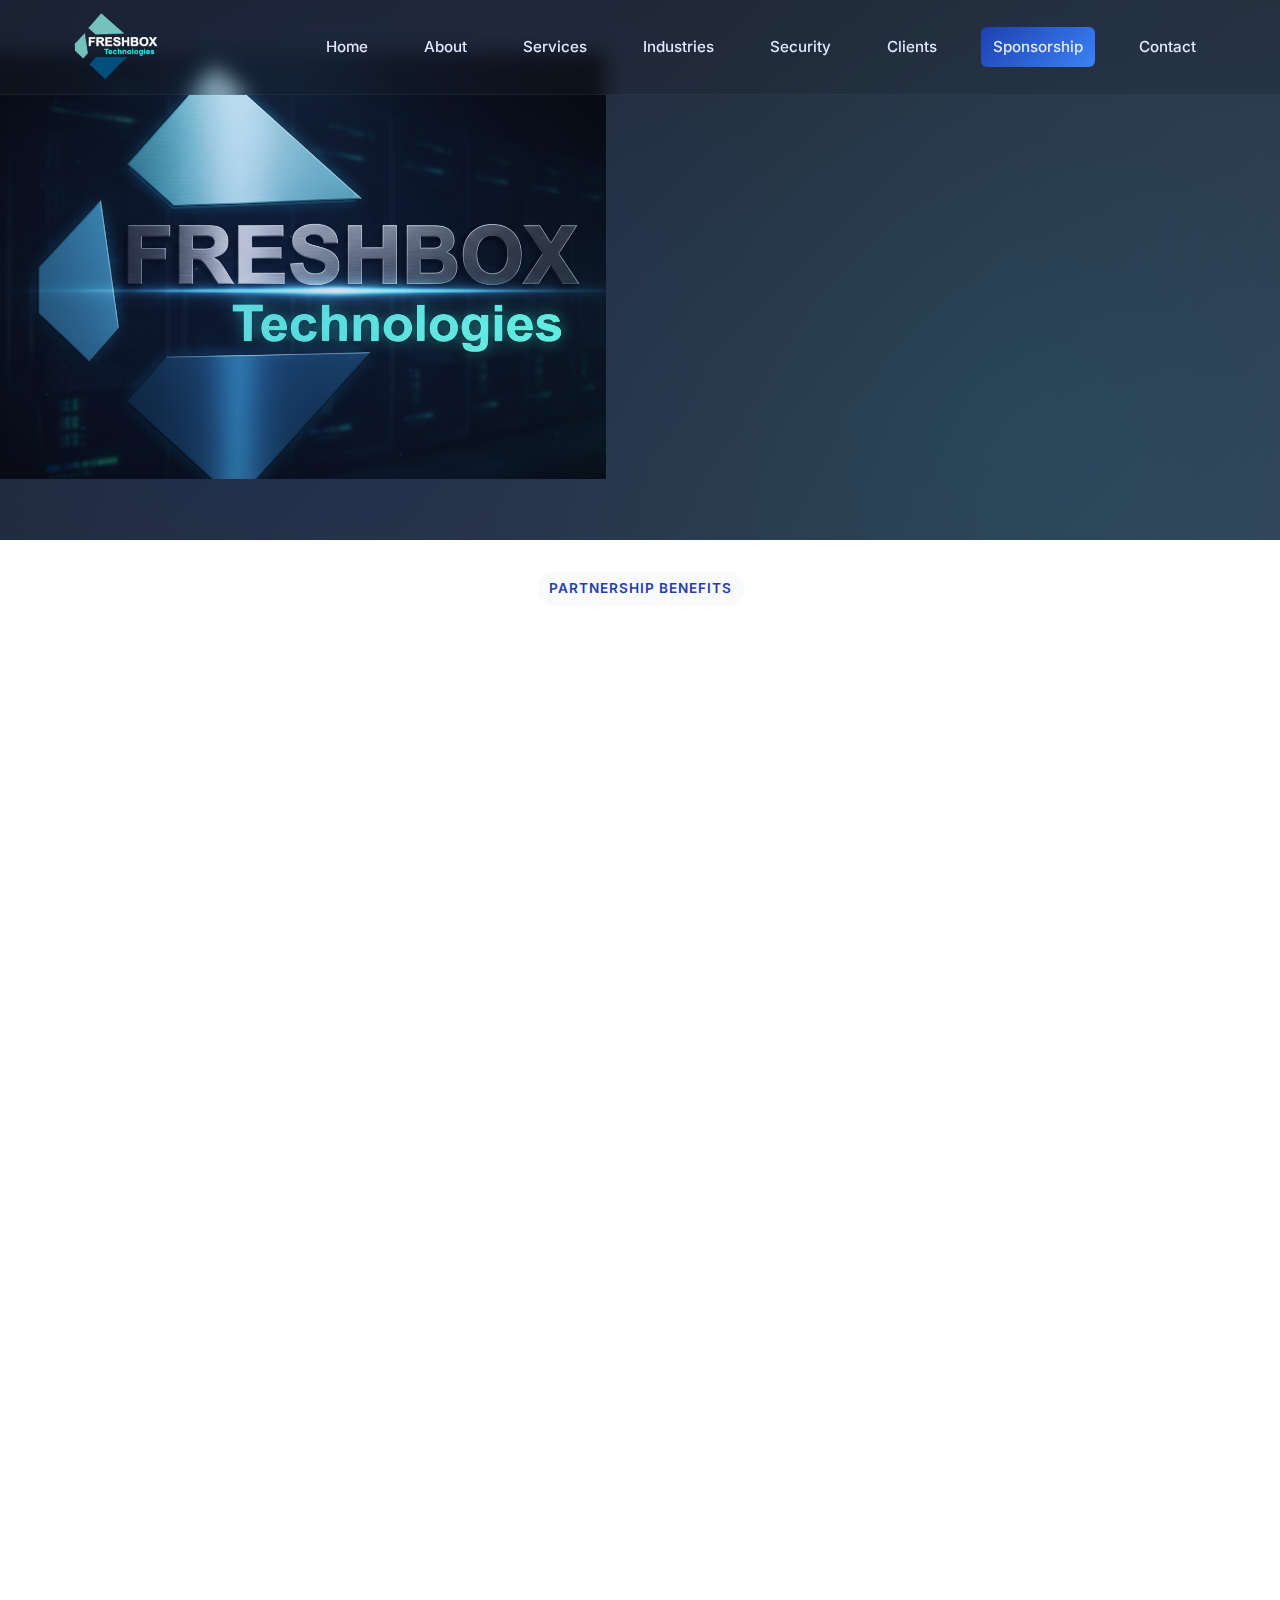
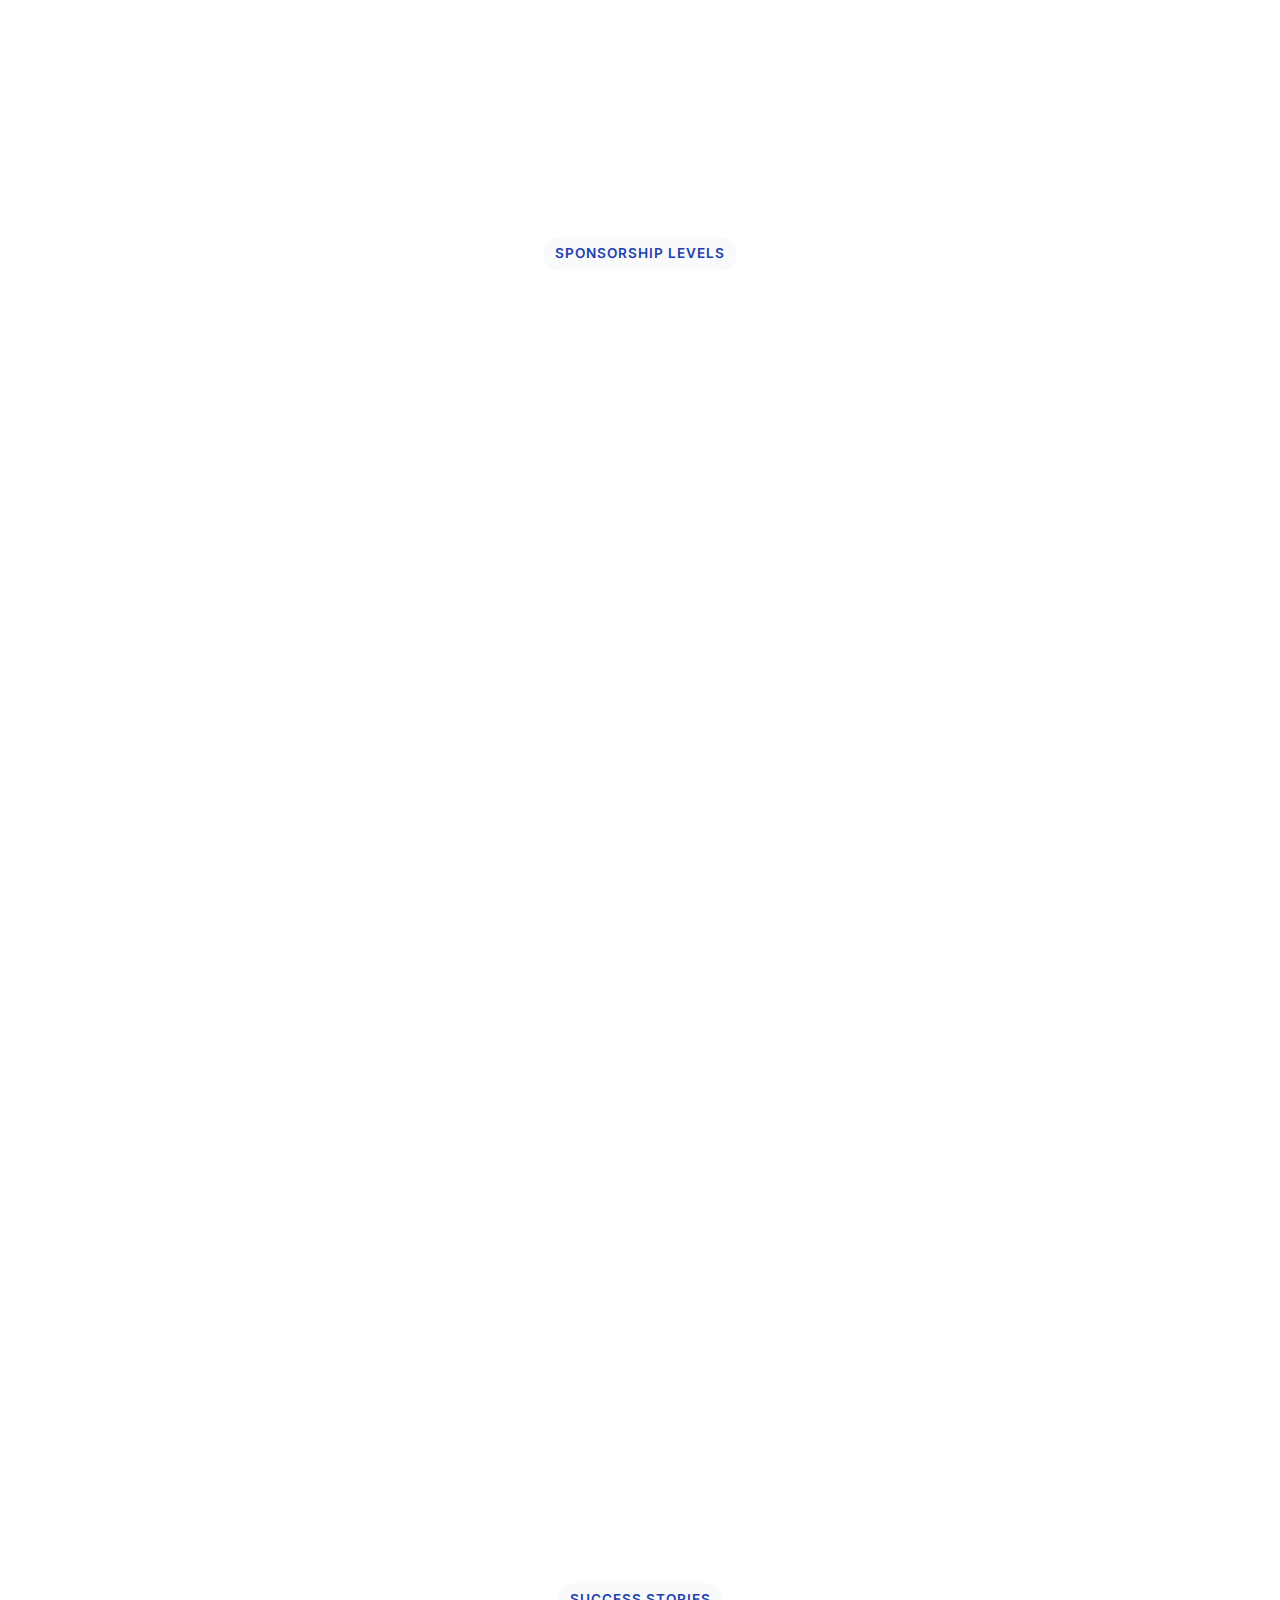
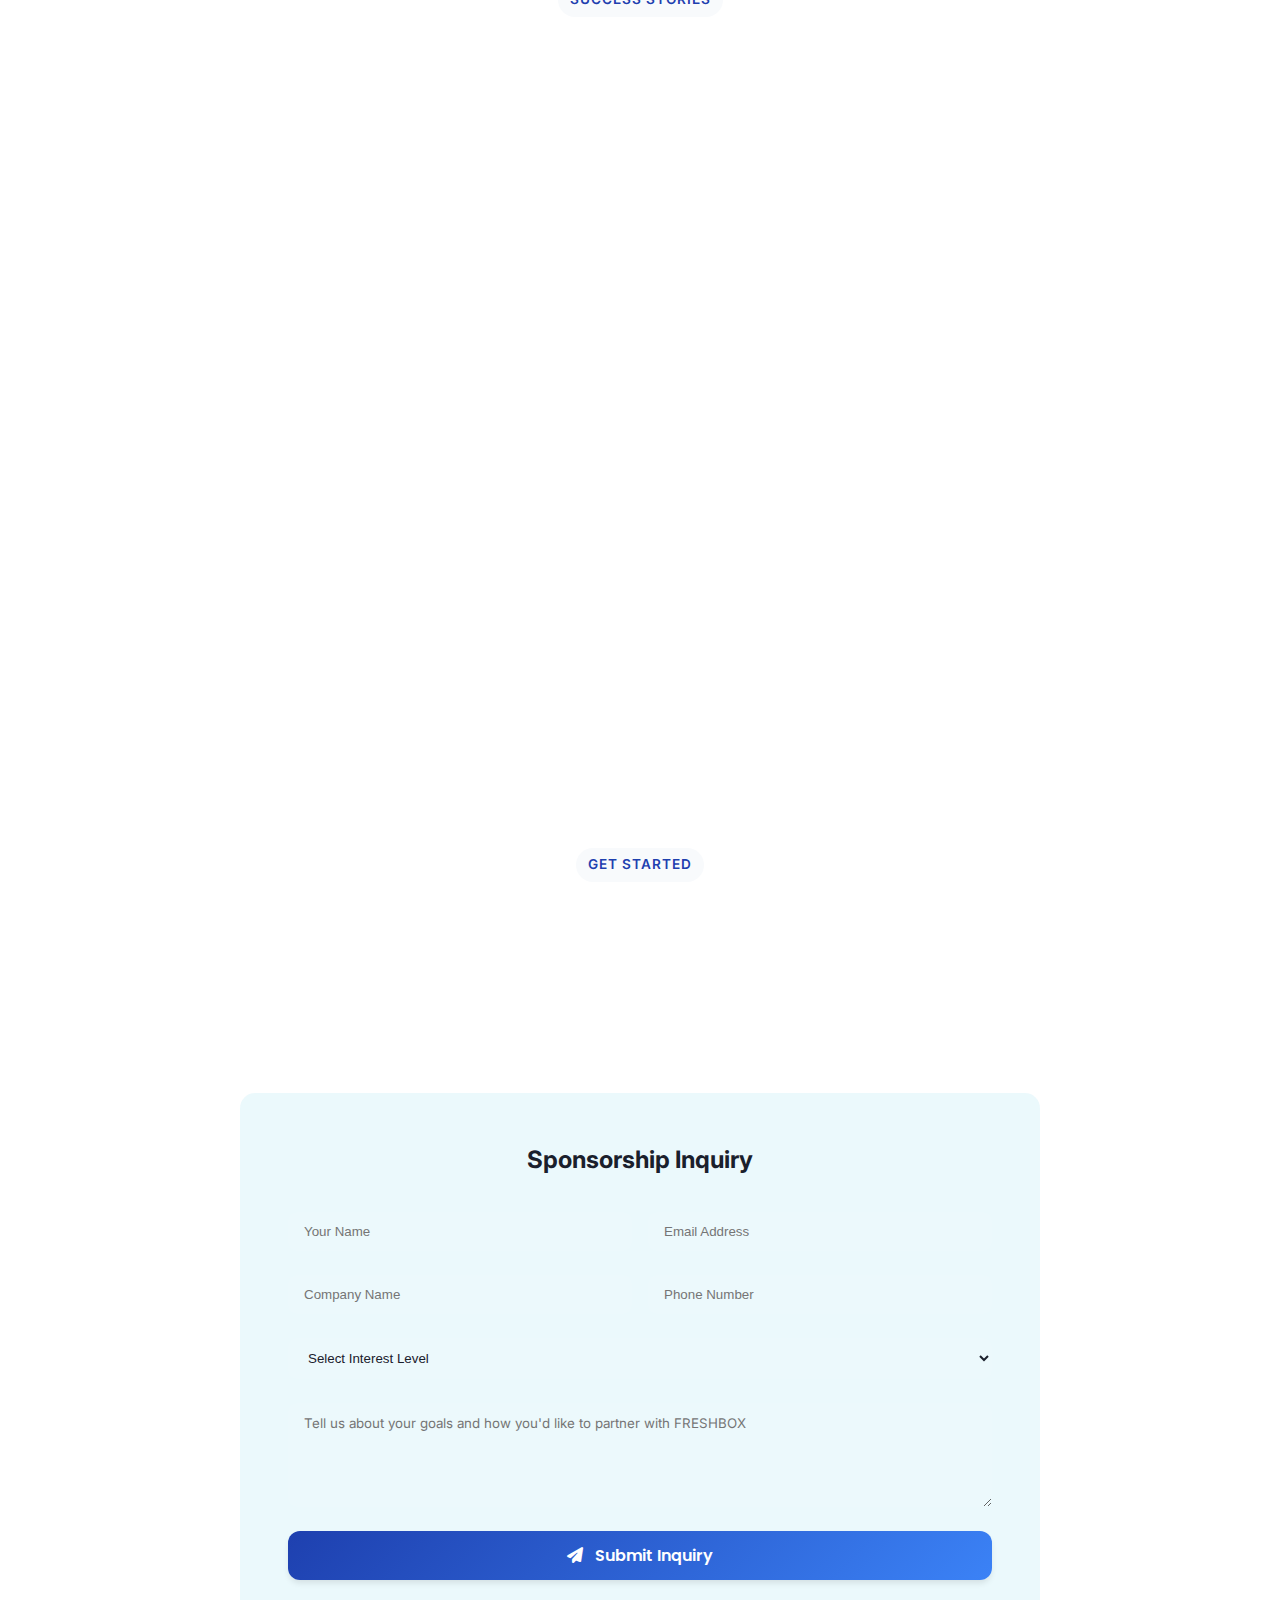
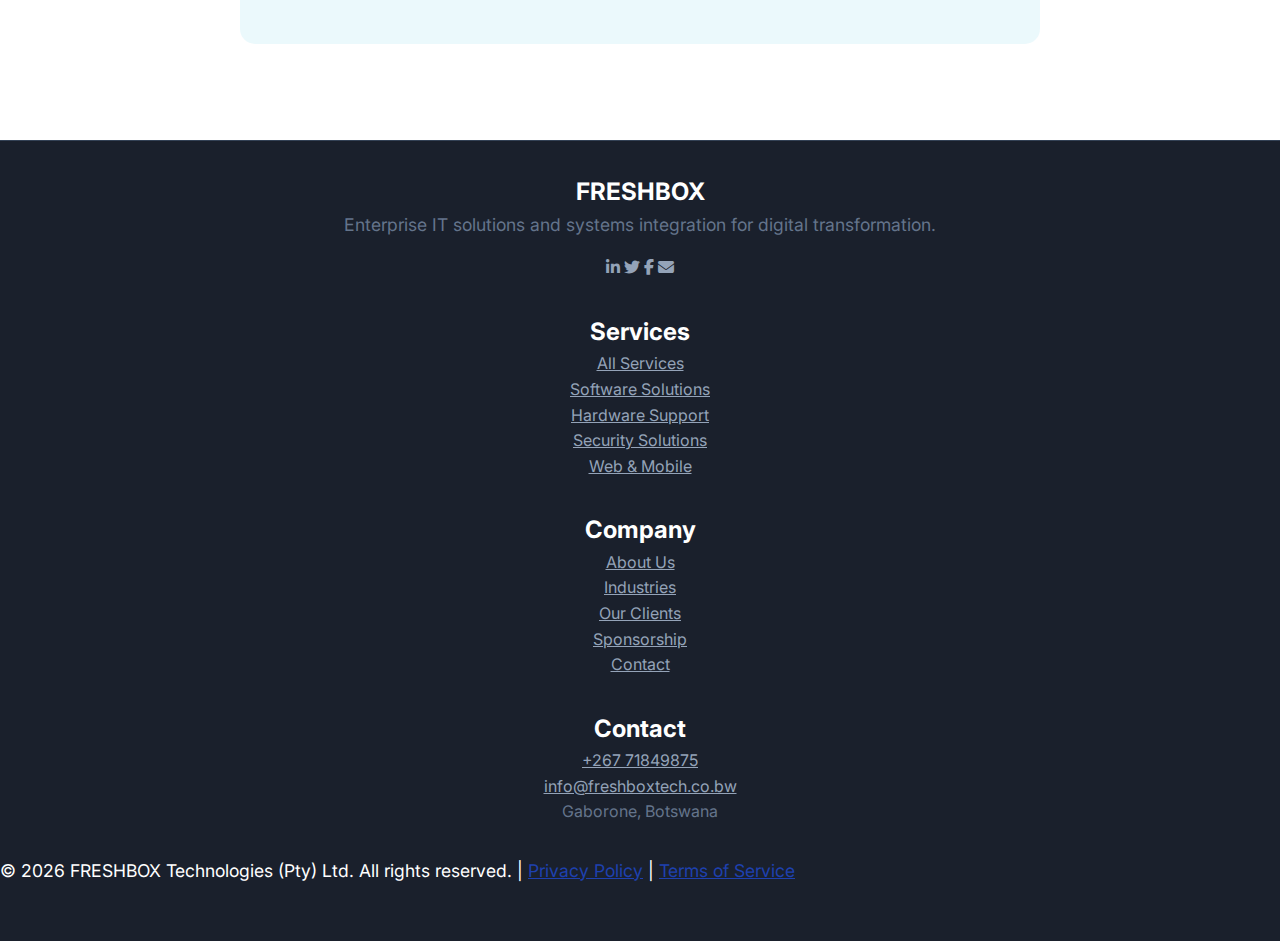
<file: Sposnor.html>
<!DOCTYPE html>
<html lang="en">
<head>
    <meta charset="UTF-8">
    <meta name="viewport" content="width=device-width, initial-scale=1.0">
    <title>Sponsorship Opportunities - FRESHBOX Technologies</title>
    <meta name="description" content="Partner with FRESHBOX Technologies through our sponsorship program. Support innovation in IT solutions and gain visibility in the tech community." />
    <link rel="icon" href="images/logo2.png" type="image/png">
    <link rel="apple-touch-icon" href="images/logo2.png">
    <link rel="stylesheet" href="https://cdnjs.cloudflare.com/ajax/libs/font-awesome/6.4.0/css/all.min.css">
    <link rel="stylesheet" href="style.css">
</head>
<body>
    <!-- Navigation -->
    <nav>
        <div class="nav-container">
            <div class="logo-section">
                <img src="images/logo2.png" alt="FRESHBOX Technologies" class="nav-logo">
            </div>
            <ul class="nav-links">
                <li><a href="index.html">Home</a></li>
                <li><a href="about.html">About</a></li>
                <li><a href="services.html">Services</a></li>
                <li><a href="industries.html">Industries</a></li>
                <li><a href="security.html">Security</a></li>
                <li><a href="clients.html">Clients</a></li>
                <li><a href="Sposnor.html" class="cta-btn">Sponsorship</a></li>
                <li><a href="contact.html">Contact</a></li>
            </ul>
            <button class="menu-toggle" onclick="toggleMenu()">
                <i class="fas fa-bars"></i>
            </button>
        </div>
    </nav>

    <!-- Hero Section -->
    <section id="sponsor-hero" class="hero">
        <div class="hero-bg">
            <img src="images/freshb2.png" alt="FRESHBOX Partnership" class="hero-bg-image">
        </div>
        <div class="hero-content">
            <div class="hero-text">
                <h1>Partner with <span class="gradient">Innovation</span></h1>
                <p>Join FRESHBOX Technologies in driving digital transformation. Our sponsorship program offers unique opportunities to connect with the tech community and support cutting-edge IT solutions.</p>
                <div class="hero-buttons">
                    <a href="#tiers" class="btn-primary">Explore Opportunities</a>
                    <a href="#contact" class="btn-secondary">Get In Touch</a>
                </div>
            </div>
            <div class="hero-image">
                <div class="floating-card">
                    <i class="fas fa-handshake"></i>
                </div>
            </div>
        </div>
    </section>

    <!-- Why Sponsor Section -->
    <section id="why-sponsor" class="about">
        <div class="container">
            <div class="section-header">
                <span class="section-label">Partnership Benefits</span>
                <h2 class="section-title">Why Partner with <span class="gradient">FRESHBOX</span></h2>
                <p class="section-desc">Join a leading systems integrator and gain visibility in the growing Botswana tech ecosystem</p>
            </div>

            <div class="services-grid">
                <div class="service-card">
                    <div class="service-content">
                        <div class="service-icon"><i class="fas fa-users"></i></div>
                        <h3 class="service-title">Community Impact</h3>
                        <p class="service-desc">Support digital transformation initiatives that benefit businesses and communities across Botswana.</p>
                    </div>
                </div>

                <div class="service-card">
                    <div class="service-content">
                        <div class="service-icon"><i class="fas fa-bullhorn"></i></div>
                        <h3 class="service-title">Brand Visibility</h3>
                        <p class="service-desc">Gain exposure to our extensive network of clients, partners, and industry stakeholders.</p>
                    </div>
                </div>

                <div class="service-card">
                    <div class="service-content">
                        <div class="service-icon"><i class="fas fa-lightbulb"></i></div>
                        <h3 class="service-title">Innovation Access</h3>
                        <p class="service-desc">Be part of cutting-edge technology projects and enterprise solutions development.</p>
                    </div>
                </div>

                <div class="service-card">
                    <div class="service-content">
                        <div class="service-icon"><i class="fas fa-handshake"></i></div>
                        <h3 class="service-title">Strategic Partnership</h3>
                        <p class="service-desc">Build long-term relationships with a trusted ICT industry leader in Botswana.</p>
                    </div>
                </div>
            </div>
        </div>
    </section>

    <!-- Sponsorship Tiers -->
    <section id="tiers" class="services">
        <div class="container">
            <div class="section-header">
                <span class="section-label">Sponsorship Levels</span>
                <h2 class="section-title">Choose Your <span class="gradient">Partnership Level</span></h2>
                <p class="section-desc">Select the sponsorship tier that best aligns with your goals and budget</p>
            </div>

            <div class="services-grid">
                <div class="service-card">
                    <div class="service-content">
                        <div class="service-icon"><i class="fas fa-star"></i></div>
                        <h3 class="service-title">Bronze Partner</h3>
                        <p class="service-desc">Logo placement on our website and social media mentions. Perfect for building initial brand awareness.</p>
                        <div class="tier-benefits">
                            <ul>
                                <li>Website logo placement</li>
                                <li>Social media mentions</li>
                                <li>Newsletter recognition</li>
                                <li>Event invitations</li>
                            </ul>
                        </div>
                    </div>
                </div>

                <div class="service-card">
                    <div class="service-content">
                        <div class="service-icon"><i class="fas fa-medal"></i></div>
                        <h3 class="service-title">Silver Partner</h3>
                        <p class="service-desc">Enhanced visibility with featured placement and dedicated content. Ideal for established brands.</p>
                        <div class="tier-benefits">
                            <ul>
                                <li>All Bronze benefits</li>
                                <li>Featured logo placement</li>
                                <li>Dedicated social media post</li>
                                <li>Case study collaboration</li>
                                <li>Priority event seating</li>
                            </ul>
                        </div>
                    </div>
                </div>

                <div class="service-card">
                    <div class="service-content">
                        <div class="service-icon"><i class="fas fa-crown"></i></div>
                        <h3 class="service-title">Gold Partner</h3>
                        <p class="service-desc">Premium partnership with maximum visibility and exclusive opportunities. For industry leaders.</p>
                        <div class="tier-benefits">
                            <ul>
                                <li>All Silver benefits</li>
                                <li>Executive meeting opportunity</li>
                                <li>Co-branded content</li>
                                <li>Speaking opportunities</li>
                                <li>Custom partnership projects</li>
                            </ul>
                        </div>
                    </div>
                </div>
            </div>
        </div>
    </section>

    <!-- Success Stories -->
    <section id="success" class="industries">
        <div class="container">
            <div class="section-header">
                <span class="section-label">Success Stories</span>
                <h2 class="section-title">Partnership <span class="gradient">Success</span></h2>
                <p class="section-desc">See how our partnerships have created mutual value and innovation</p>
            </div>

            <div class="industries-grid">
                <div class="industry-item">
                    <div class="industry-icon"><i class="fas fa-building"></i></div>
                    <div class="industry-name">Corporate Partnership</div>
                    <div class="industry-desc">Joint enterprise solution development leading to 40% efficiency improvement</div>
                </div>
                <div class="industry-item">
                    <div class="industry-icon"><i class="fas fa-graduation-cap"></i></div>
                    <div class="industry-name">Education Initiative</div>
                    <div class="industry-desc">Technology training programs reaching 500+ students across Botswana</div>
                </div>
                <div class="industry-item">
                    <div class="industry-icon"><i class="fas fa-heartbeat"></i></div>
                    <div class="industry-name">Healthcare Innovation</div>
                    <div class="industry-desc">Digital health solutions improving patient care in rural communities</div>
                </div>
            </div>
        </div>
    </section>

    <!-- Contact Form -->
    <section id="contact" class="about">
        <div class="container">
            <div class="section-header">
                <span class="section-label">Get Started</span>
                <h2 class="section-title">Start Your <span class="gradient">Partnership</span></h2>
                <p class="section-desc">Ready to explore sponsorship opportunities? Let's discuss how we can work together.</p>
            </div>

            <div style="max-width: 800px; margin: 0 auto;">
                <div style="background: rgba(0, 180, 216, 0.08); border: 1px solid var(--border-color); padding: 3rem; border-radius: 15px;">
                    <h3 style="font-size: 1.5rem; font-weight: 700; margin-bottom: 2rem; text-align: center;">Sponsorship Inquiry</h3>
                    <form style="display: flex; flex-direction: column; gap: 1.5rem;">
                        <div style="display: grid; grid-template-columns: 1fr 1fr; gap: 1rem;">
                            <input type="text" placeholder="Your Name" style="padding: 0.75rem 1rem; border-radius: 8px; border: 1px solid var(--border-color); background: rgba(255, 255, 255, 0.05); color: var(--text-primary);" required>
                            <input type="email" placeholder="Email Address" style="padding: 0.75rem 1rem; border-radius: 8px; border: 1px solid var(--border-color); background: rgba(255, 255, 255, 0.05); color: var(--text-primary);" required>
                        </div>
                        <div style="display: grid; grid-template-columns: 1fr 1fr; gap: 1rem;">
                            <input type="text" placeholder="Company Name" style="padding: 0.75rem 1rem; border-radius: 8px; border: 1px solid var(--border-color); background: rgba(255, 255, 255, 0.05); color: var(--text-primary);" required>
                            <input type="tel" placeholder="Phone Number" style="padding: 0.75rem 1rem; border-radius: 8px; border: 1px solid var(--border-color); background: rgba(255, 255, 255, 0.05); color: var(--text-primary);">
                        </div>
                        <select style="padding: 0.75rem 1rem; border-radius: 8px; border: 1px solid var(--border-color); background: rgba(255, 255, 255, 0.05); color: var(--text-primary);" required>
                            <option value="">Select Interest Level</option>
                            <option value="bronze">Bronze Partnership</option>
                            <option value="silver">Silver Partnership</option>
                            <option value="gold">Gold Partnership</option>
                            <option value="custom">Custom Partnership</option>
                        </select>
                        <textarea placeholder="Tell us about your goals and how you'd like to partner with FRESHBOX" rows="5" style="padding: 0.75rem 1rem; border-radius: 8px; border: 1px solid var(--border-color); background: rgba(255, 255, 255, 0.05); color: var(--text-primary); font-family: inherit;" required></textarea>
                        <button class="btn-primary" style="cursor: pointer; align-self: flex-start;">
                            <i class="fas fa-paper-plane" style="margin-right: 0.5rem;"></i> Submit Inquiry
                        </button>
                    </form>
                </div>
            </div>
        </div>
    </section>

    <!-- Footer -->
    <footer>
        <div class="footer-content">
            <div class="footer-section">
                <h3>FRESHBOX</h3>
                <p style="color: var(--text-secondary); margin-bottom: 1rem;">Enterprise IT solutions and systems integration for digital transformation.</p>
                <div class="social-icons">
                    <a href="#" title="LinkedIn"><i class="fab fa-linkedin-in"></i></a>
                    <a href="#" title="Twitter"><i class="fab fa-twitter"></i></a>
                    <a href="#" title="Facebook"><i class="fab fa-facebook-f"></i></a>
                    <a href="#" title="Email"><i class="fas fa-envelope"></i></a>
                </div>
            </div>

            <div class="footer-section">
                <h3>Services</h3>
                <ul>
                    <li><a href="services.html">All Services</a></li>
                    <li><a href="services.html">Software Solutions</a></li>
                    <li><a href="services.html">Hardware Support</a></li>
                    <li><a href="services.html">Security Solutions</a></li>
                    <li><a href="services.html">Web & Mobile</a></li>
                </ul>
            </div>

            <div class="footer-section">
                <h3>Company</h3>
                <ul>
                    <li><a href="about.html">About Us</a></li>
                    <li><a href="industries.html">Industries</a></li>
                    <li><a href="clients.html">Our Clients</a></li>
                    <li><a href="Sposnor.html">Sponsorship</a></li>
                    <li><a href="contact.html">Contact</a></li>
                </ul>
            </div>

            <div class="footer-section">
                <h3>Contact</h3>
                <ul>
                    <li><a href="tel:+26771849875">+267 71849875</a></li>
                    <li><a href="mailto:info@freshboxtech.co.bw">info@freshboxtech.co.bw</a></li>
                    <li style="color: var(--text-secondary);">Gaborone, Botswana</li>
                </ul>
            </div>
        </div>

        <div class="footer-bottom">
            <p>&copy; 2026 FRESHBOX Technologies (Pty) Ltd. All rights reserved. | <a href="#" style="color: var(--primary);">Privacy Policy</a> | <a href="#" style="color: var(--primary);">Terms of Service</a></p>
        </div>
    </footer>

    <script>
        // Smooth scrolling
        function scrollTo(elementId) {
            const element = document.getElementById(elementId);
            if (element) {
                element.scrollIntoView({ behavior: 'smooth' });
            }
        }

        // Mobile menu toggle
        function toggleMenu() {
            const navLinks = document.querySelector('.nav-links');
            navLinks.style.display = navLinks.style.display === 'flex' ? 'none' : 'flex';
        }

        // Intersection Observer for animations
        const observerOptions = {
            threshold: 0.1,
            rootMargin: '0px 0px -50px 0px'
        };

        const observer = new IntersectionObserver((entries) => {
            entries.forEach(entry => {
                if (entry.isIntersecting) {
                    entry.target.style.animation = 'fadeInUp 0.8s ease forwards';
                    observer.unobserve(entry.target);
                }
            });
        }, observerOptions);

        document.querySelectorAll('.service-card, .industry-item').forEach(el => {
            el.style.opacity = '0';
            observer.observe(el);
        });

        // Close mobile menu when clicking a link
        document.querySelectorAll('.nav-links a').forEach(link => {
            link.addEventListener('click', () => {
                const navLinks = document.querySelector('.nav-links');
                navLinks.style.display = 'none';
            });
        });
    </script>
</body>
</html>
</file>
<file: style.css>
/* ============================================
   FRESHBOX TECHNOLOGIES - PROFESSIONAL STYLING
   ============================================ */

@import url('https://fonts.googleapis.com/css2?family=Poppins:wght@300;400;500;600;700;800&family=Inter:wght@300;400;500;600;700&display=swap');

:root {
  --primary: #1e40af;
  --primary-light: #3b82f6;
  --primary-dark: #1a2e5c;
  --accent: #0ea5e9;
  --background: #ffffff;
  --surface: #f8fafc;
  --surface-dark: #1a202c;
  --text-primary: #1a202c;
  --text-secondary: #64748b;
  --text-light: #94a3b8;
  --border: #e2e8f0;
  --border-dark: #334155;
  --spacing-xs: 0.5rem;
  --spacing-sm: 1rem;
  --spacing-md: 1.5rem;
  --spacing-lg: 2rem;
  --spacing-xl: 3rem;
  --spacing-2xl: 4rem;
  --font-primary: 'Poppins', sans-serif;
  --font-secondary: 'Inter', sans-serif;
  --shadow-sm: 0 1px 2px 0 rgba(0, 0, 0, 0.05);
  --shadow-md: 0 4px 6px -1px rgba(0, 0, 0, 0.1);
  --shadow-lg: 0 10px 15px -3px rgba(0, 0, 0, 0.1);
  --shadow-xl: 0 20px 25px -5px rgba(0, 0, 0, 0.1);
  --gradient-primary: linear-gradient(135deg, #1e40af 0%, #3b82f6 100%);
  --gradient-dark: linear-gradient(135deg, #1a202c 0%, #334155 100%);
}

/* Reset */
* { margin: 0; padding: 0; box-sizing: border-box; }
html { scroll-behavior: smooth; }
body {
  font-family: var(--font-secondary);
  line-height: 1.6;
  color: var(--text-primary);
  background-color: var(--background);
}

main { padding-top: 120px; }
.container {
  max-width: 1200px;
  margin: 0 auto;
  padding: 0 var(--spacing-lg);
}

@media (max-width: 768px) {
  main { padding-top: 80px; }
}

@media (max-width: 576px) {
  main { padding-top: 70px; }
  .container { padding: 0 var(--spacing-md); }
}

/* Responsive Typography & Spacing */
h1 { 
  font-size: clamp(1.75rem, 8vw, 3.5rem);
  line-height: 1.2;
}

h2 { 
  font-size: clamp(1.5rem, 6vw, 2.5rem);
  line-height: 1.3;
}

h3 { 
  font-size: clamp(1rem, 4vw, 1.5rem);
}

p { 
  font-size: clamp(0.95rem, 2vw, 1.1rem);
  margin-bottom: var(--spacing-md); 
}

/* Navigation */
nav {
  position: fixed;
  top: 0;
  left: 0;
  right: 0;
  z-index: 1000;
  background-color: rgba(26, 32, 44, 0.3);
  backdrop-filter: blur(10px);
  border-bottom: 1px solid rgba(255, 255, 255, 0.05);
  padding: 0.75rem 0;
  box-shadow: none;
  width: 100%;
  overflow: visible;
}

nav .nav-container {
  display: flex;
  justify-content: space-between;
  align-items: center;
  max-width: 1200px;
  margin: 0 auto;
  padding: 0 var(--spacing-lg);
  position: relative;
  width: 100%;
  overflow: visible;
}

.logo-text {
  font-family: var(--font-primary);
  font-size: 1.75rem;
  font-weight: 700;
  color: white;
  letter-spacing: -0.5px;
}

.logo-section {
  display: flex;
  align-items: center;
  gap: var(--spacing-sm);
  flex-shrink: 0;
  min-width: 50px;
}

/* Images */
img {
  max-width: 100%;
  height: auto;
  display: inline-block;
}

.nav-logo {
  height: 70px;
  width: auto;
  object-fit: contain;
  max-width: 100%;
  flex-shrink: 0;
  display: inline-block;
}

.hero-logo {
  height: 120px;
  width: auto;
  object-fit: contain;
  margin: 0 auto;
  display: block;
  max-width: 100%;
}

.footer-logo {
  height: 60px;
  width: auto;
  object-fit: contain;
  margin-bottom: var(--spacing-md);
  max-width: 100%;
}

.nav-links {
  display: flex;
  list-style: none;
  gap: var(--spacing-lg);
  align-items: center;
  margin: 0;
}

.nav-links a {
  color: #e0e7ff;
  font-weight: 500;
  font-size: 0.95rem;
  transition: all 0.3s ease;
  padding: 8px 12px;
  border-radius: 6px;
  position: relative;
  text-decoration: none;
  border: none;
  display: inline-block;
}

.nav-links a::after {
  content: '';
  position: absolute;
  bottom: 0;
  left: 12px;
  width: 0;
  height: 2px;
  background: var(--primary-light);
  transition: width 0.3s ease;
}

.nav-links a:hover {
  color: white;
  background: rgba(59, 130, 246, 0.2);
  text-decoration: none;
}

.nav-links a:hover::after {
  width: calc(100% - 24px);
}

.nav-links a.active {
  color: white;
  font-weight: 600;
  background: rgba(59, 130, 246, 0.35);
  box-shadow: 0 0 12px rgba(59, 130, 246, 0.3);
  text-decoration: none;
}

.cta-btn {
  background: var(--gradient-primary);
  color: white !important;
  padding: var(--spacing-xs) var(--spacing-md);
  border-radius: 0.75rem;
  transition: all 0.3s ease;
}

.cta-btn:hover { transform: translateY(-2px); box-shadow: var(--shadow-lg); }

.menu-toggle {
  display: none;
  background: none;
  border: none;
  color: white;
  font-size: 1.5rem;
  cursor: pointer;
  transition: all 0.3s ease;
  padding: 0.5rem;
  z-index: 1001;
  position: relative;
}

.menu-toggle:hover {
  transform: rotate(90deg) scale(1.1);
  color: var(--primary-light);
}

/* Hamburger animation */
.menu-toggle i {
  transition: all 0.3s ease;
  display: block;
}

/* Buttons */
.btn-primary, .btn-secondary, .btn {
  display: inline-block;
  padding: var(--spacing-sm) var(--spacing-lg);
  border: none;
  border-radius: 0.75rem;
  font-family: var(--font-primary);
  font-weight: 600;
  font-size: 1rem;
  cursor: pointer;
  transition: all 0.3s ease;
  text-decoration: none;
  min-height: 44px;
  display: flex;
  align-items: center;
  justify-content: center;
  user-select: none;
  position: relative;
  overflow: hidden;
}

.btn-primary {
  background: var(--gradient-primary);
  color: white;
  box-shadow: var(--shadow-md);
}

.btn-primary::before {
  content: '';
  position: absolute;
  top: 0;
  left: -100%;
  width: 100%;
  height: 100%;
  background: linear-gradient(90deg, transparent, rgba(255, 255, 255, 0.2), transparent);
  transition: left 0.5s ease;
}

.btn-primary:hover::before {
  left: 100%;
}

.btn-primary:hover {
  transform: translateY(-2px);
  box-shadow: var(--shadow-lg);
}

.btn-secondary {
  background: var(--surface);
  color: var(--primary);
  border: 2px solid var(--primary);
}

.btn-secondary:hover {
  background: var(--primary);
  color: white;
  transform: scale(1.05);
}

@media (max-width: 576px) {
  .btn-primary, .btn-secondary, .btn {
    padding: 0.75rem 1.5rem;
    font-size: clamp(0.9rem, 2vw, 1rem);
    min-height: 48px;
  }
}

/* Hero Section */
.hero {
  position: relative;
  min-height: 100vh;
  background: var(--gradient-dark);
  color: white;
  display: flex;
  align-items: center;
  overflow: hidden;
  padding-top: 120px;
  background-size: cover;
  background-position: center;
  background-attachment: fixed;
}

.hero-overlay {
  position: absolute;
  top: 0;
  left: 0;
  right: 0;
  bottom: 0;
  background: rgba(26, 32, 44, 0.5);
  z-index: 1;
}

.hero::before {
  content: '';
  position: absolute;
  top: 0;
  left: 0;
  right: 0;
  bottom: 0;
  background: radial-gradient(circle at 20% 50%, rgba(30, 64, 175, 0.2) 0%, transparent 50%),
              radial-gradient(circle at 80% 80%, rgba(6, 182, 212, 0.1) 0%, transparent 50%);
  z-index: 0;
}

.hero-content {
  position: relative;
  z-index: 2;
  display: grid;
  grid-template-columns: 1fr 1fr;
  gap: var(--spacing-2xl);
  align-items: center;
  width: 100%;
  max-width: 1200px;
  margin: 0 auto;
  padding: 0 var(--spacing-lg);
  animation: fadeInUp 0.8s ease forwards;
}

.hero-text h1 {
  font-size: 3.5rem;
  margin-bottom: var(--spacing-lg);
  animation: fadeInLeft 0.8s ease 0.2s forwards;
  opacity: 0;
}

.gradient {
  background: linear-gradient(90deg, #3b82f6, #0ea5e9);
  -webkit-background-clip: text;
  -webkit-text-fill-color: transparent;
  background-clip: text;
}

.hero-text p {
  font-size: 1.1rem;
  color: rgba(255, 255, 255, 0.9);
  margin-bottom: var(--spacing-lg);
  line-height: 1.8;
  animation: fadeInLeft 0.8s ease 0.3s forwards;
  opacity: 0;
}

.hero-buttons {
  display: flex;
  animation: fadeInLeft 0.8s ease 0.4s forwards;
  opacity: 0;
  gap: var(--spacing-md);
  flex-wrap: wrap;
}

.floating-card {
  width: 200px;
  height: 200px;
  background: rgba(255, 255, 255, 0.1);
  border: 1px solid rgba(255, 255, 255, 0.2);
  border-radius: 1.5rem;
  display: flex;
  align-items: center;
  justify-content: center;
  font-size: 4rem;
  animation: float 3s ease-in-out infinite;
}

@keyframes float {
  0%, 100% { transform: translateY(0px); }
  50% { transform: translateY(-20px); }
}

/* Professional tech animations */
@keyframes fadeInUp {
  from {
    opacity: 0;
    transform: translateY(30px);
  }
  to {
    opacity: 1;
    transform: translateY(0);
  }
}

@keyframes fadeInDown {
  from {
    opacity: 0;
    transform: translateY(-30px);
  }
  to {
    opacity: 1;
    transform: translateY(0);
  }
}

@keyframes slideInLeft {
  from {
    opacity: 0;
    transform: translateX(-50px);
  }
  to {
    opacity: 1;
    transform: translateX(0);
  }
}

@keyframes slideInRight {
  from {
    opacity: 0;
    transform: translateX(50px);
  }
  to {
    opacity: 1;
    transform: translateX(0);
  }
}

@keyframes scaleIn {
  from {
    opacity: 0;
    transform: scale(0.95);
  }
  to {
    opacity: 1;
    transform: scale(1);
  }
}

@keyframes pulse {
  0%, 100% {
    opacity: 1;
  }
  50% {
    opacity: 0.7;
  }
}

@keyframes shine {
  0% {
    background-position: -1000px 0;
  }
  100% {
    background-position: 1000px 0;
  }
}

@keyframes gradientShift {
  0% {
    background-position: 0% 50%;
  }
  50% {
    background-position: 100% 50%;
  }
  100% {
    background-position: 0% 50%;
  }
}

@keyframes glow {
  0%, 100% {
    box-shadow: 0 0 10px rgba(59, 130, 246, 0.3);
  }
  50% {
    box-shadow: 0 0 20px rgba(59, 130, 246, 0.6);
  }
}

@keyframes rotate {
  from {
    transform: rotate(0deg);
  }
  to {
    transform: rotate(360deg);
  }
}

/* Stats */
.stats {
  display: grid;
  grid-template-columns: repeat(auto-fit, minmax(250px, 1fr));
  gap: var(--spacing-xl);
  margin-top: var(--spacing-2xl);
  padding-top: var(--spacing-2xl);
  border-top: 1px solid rgba(255, 255, 255, 0.1);
}

.stat-card { 
  text-align: center;
  animation: fadeInUp 0.6s ease forwards;
  opacity: 0;
}

.stat-card:nth-child(1) { animation-delay: 0.1s; }
.stat-card:nth-child(2) { animation-delay: 0.2s; }
.stat-card:nth-child(3) { animation-delay: 0.3s; }

.stat-number {
  font-size: 3rem;
  font-weight: 700;
  color: #3b82f6;
  margin-bottom: var(--spacing-sm);
  animation: scaleIn 0.6s ease forwards;
}

.stat-label {
  font-size: 1.1rem;
  color: rgba(255, 255, 255, 0.8);
}

/* Section Headers */
.section-header {
  text-align: center;
  margin-bottom: var(--spacing-2xl);
  animation: fadeInDown 0.6s ease forwards;
}

.badge, .section-label {
  display: inline-block;
  background: var(--surface);
  color: var(--primary);
  padding: var(--spacing-xs) var(--spacing-md);
  border-radius: 9999px;
  font-size: 0.85rem;
  font-weight: 600;
  margin-bottom: var(--spacing-md);
  text-transform: uppercase;
  letter-spacing: 1px;
  animation: scaleIn 0.5s ease forwards;
}

.section-title {
  font-size: 2.5rem;
  font-weight: 700;
  margin-bottom: var(--spacing-md);
  animation: fadeInDown 0.6s ease 0.2s forwards;
  opacity: 0;
}

.section-desc {
  font-size: 1.1rem;
  color: var(--text-secondary);
  max-width: 600px;
  margin: 0 auto;
  line-height: 1.8;
  animation: fadeInUp 0.6s ease 0.3s forwards;
  opacity: 0;
}

/* Cards */
.card {
  background: white;
  border: 1px solid var(--border);
  border-radius: 1rem;
  padding: var(--spacing-lg);
  transition: all 0.3s ease;
  box-shadow: var(--shadow-sm);
  animation: fadeInUp 0.6s ease forwards;
  opacity: 0;
}

.card:nth-child(1) { animation-delay: 0.1s; }
.card:nth-child(2) { animation-delay: 0.2s; }
.card:nth-child(3) { animation-delay: 0.3s; }

.card:hover {
  border-color: var(--primary);
  box-shadow: var(--shadow-lg);
  transform: translateY(-4px);
}

.card-dark {
  background: var(--surface-dark);
  border-color: var(--border-dark);
  color: white;
}

.card-dark:hover { border-color: var(--primary); }

/* Grids */
.services-grid,
.industries-grid,
.about-grid {
  display: grid;
  gap: var(--spacing-lg);
  grid-template-columns: repeat(auto-fit, minmax(300px, 1fr));
}

.service-card,
.industry-item {
  background: white;
  border: 1px solid var(--border);
  border-radius: 1rem;
  padding: var(--spacing-lg);
  transition: all 0.3s ease;
  text-decoration: none;
  color: inherit;
  animation: fadeInUp 0.6s ease forwards;
  opacity: 0;
}

.service-card:nth-child(1),
.industry-item:nth-child(1) { animation-delay: 0.1s; }
.service-card:nth-child(2),
.industry-item:nth-child(2) { animation-delay: 0.2s; }
.service-card:nth-child(3),
.industry-item:nth-child(3) { animation-delay: 0.3s; }
.service-card:nth-child(4),
.industry-item:nth-child(4) { animation-delay: 0.4s; }
.service-card:nth-child(5),
.industry-item:nth-child(5) { animation-delay: 0.5s; }
.service-card:nth-child(6),
.industry-item:nth-child(6) { animation-delay: 0.6s; }

.service-card:hover,
.industry-item:hover {
  border-color: var(--primary);
  box-shadow: var(--shadow-xl);
  transform: translateY(-8px);
}

.service-icon,
.industry-icon,
.feature-icon {
  font-size: 2.5rem;
  color: var(--primary);
  margin-bottom: var(--spacing-md);
}

.service-title,
.feature-title {
  font-size: 1.25rem;
  font-weight: 700;
  margin-bottom: var(--spacing-sm);
}

.service-desc,
.feature-desc {
  color: var(--text-secondary);
  margin-bottom: var(--spacing-md);
  line-height: 1.8;
}

.service-link {
  display: inline-flex;
  align-items: center;
  gap: var(--spacing-xs);
  color: var(--primary);
  font-weight: 600;
  transition: all 0.3s ease;
}

.service-card:hover .service-link { gap: var(--spacing-sm); }

.industry-name {
  font-size: 1.125rem;
  font-weight: 600;
  color: var(--text-primary);
  margin-top: var(--spacing-md);
}

/* About Section */
.about {
  padding: var(--spacing-2xl) 0;
}

.about-content {
  display: grid;
  grid-template-columns: 1fr 1fr;
  gap: var(--spacing-2xl);
  align-items: start;
  margin-bottom: var(--spacing-2xl);
}

.about-text {
  color: var(--text-secondary);
  line-height: 1.8;
}

.about-cards {
  display: grid;
  gap: var(--spacing-lg);
}

.about-cards .card {
  text-align: center;
  padding: var(--spacing-lg);
}

.about-cards .card h3 {
  margin: var(--spacing-md) 0 var(--spacing-sm);
}

.core-values {
  background: var(--surface);
  padding: var(--spacing-2xl);
  border-radius: 1rem;
}

.core-values h3 {
  font-size: 1.5rem;
  margin-bottom: var(--spacing-md);
}

.values-list {
  display: flex;
  flex-wrap: wrap;
  gap: var(--spacing-md);
  margin-top: var(--spacing-lg);
}

.value {
  background: white;
  padding: var(--spacing-md);
  border-radius: 0.75rem;
  border: 1px solid var(--primary);
  color: var(--primary);
  font-weight: 600;
  text-align: center;
}

/* Forms */
.form-group { margin-bottom: var(--spacing-md); }
.form-group label {
  display: block;
  margin-bottom: var(--spacing-xs);
  font-weight: 500;
  color: var(--text-primary);
  font-size: clamp(0.85rem, 2vw, 1rem);
}

.form-group input,
.form-group textarea,
.form-group select {
  width: 100%;
  padding: var(--spacing-sm);
  border: 1px solid var(--border);
  border-radius: 0.75rem;
  font-family: var(--font-secondary);
  font-size: 1rem;
  transition: all 0.3s ease;
  background-color: var(--background);
  color: var(--text-primary);
}

.form-group input:focus,
.form-group textarea:focus,
.form-group select:focus {
  outline: none;
  border-color: var(--primary);
  box-shadow: 0 0 0 3px rgba(30, 64, 175, 0.1);
}

.form-group textarea {
  resize: vertical;
  min-height: 150px;
}

@media (max-width: 576px) {
  .form-group input,
  .form-group textarea,
  .form-group select {
    padding: 0.6rem 0.75rem;
    font-size: 16px;
  }
}

.contact-content {
  display: grid;
  grid-template-columns: 1fr 1fr;
  gap: var(--spacing-2xl);
  margin-top: var(--spacing-2xl);
}

.contact-form {
  background: var(--surface);
  padding: var(--spacing-lg);
  border-radius: 1rem;
  border: 1px solid var(--border);
}

.info-card {
  background: white;
  padding: var(--spacing-lg);
  border-radius: 1rem;
  border: 1px solid var(--border);
  text-align: center;
  transition: all 0.3s ease;
  animation: fadeInUp 0.6s ease forwards;
  opacity: 0;
}

.info-card:nth-child(1) { animation-delay: 0.1s; }
.info-card:nth-child(2) { animation-delay: 0.2s; }
.info-card:nth-child(3) { animation-delay: 0.3s; }

.info-card:hover {
  border-color: var(--primary);
  box-shadow: var(--shadow-lg);
  transform: translateY(-4px);
}

.info-icon {
  font-size: 2.5rem;
  color: var(--primary);
  margin-bottom: var(--spacing-md);
  animation: pulse 2s ease-in-out infinite;
}

.info-card h3 { margin-bottom: var(--spacing-sm); }
.info-card p {
  color: var(--text-secondary);
  margin-bottom: 0;
}

/* Footer */
footer {
  background: var(--surface-dark);
  color: white;
  padding: var(--spacing-2xl) 0 var(--spacing-lg);
  border-top: 1px solid var(--border-dark);
  margin-top: var(--spacing-2xl);
}

footer a {
  color: var(--text-light);
  transition: color 0.3s ease;
}

footer a:hover { color: white; }

.footer-logo {
  max-width: 150px;
  margin-bottom: var(--spacing-md);
}

.footer-section h5 {
  color: white;
  margin-bottom: var(--spacing-md);
  font-size: 1.1rem;
}

.footer-links {
  list-style: none;
}

.footer-links li { margin-bottom: var(--spacing-sm); }
.footer-links a {
  color: var(--text-light);
  font-size: 0.95rem;
  transition: color 0.3s ease;
}

.footer-links a:hover { color: var(--primary); }

@media (max-width: 768px) {
  footer {
    padding: var(--spacing-lg) 0;
    text-align: center;
  }
  
  .footer-section {
    margin-bottom: var(--spacing-lg);
  }
  
  .footer-links {
    text-align: center;
  }
  
  .footer-logo {
    margin-left: auto;
    margin-right: auto;
  }
  
  .footer-section h5 {
    font-size: clamp(0.95rem, 3vw, 1.1rem);
  }
}

/* Responsive - Tablet (769px to 1024px) */
@media (min-width: 769px) and (max-width: 1024px) {
  main { padding-top: 100px; }
  .container { padding: 0 var(--spacing-md); }
  h1 { font-size: 2.5rem; }
  h2 { font-size: 2rem; }
  h3 { font-size: 1.3rem; }
  .section-title { font-size: 2rem; }
  .hero { padding-top: 80px; }
  .hero-content { gap: var(--spacing-lg); padding: 0 var(--spacing-md); }
  .services-grid, .industries-grid, .about-grid { 
    grid-template-columns: repeat(2, 1fr); 
  }
  .about-content { 
    grid-template-columns: 1fr 1fr; 
    gap: var(--spacing-lg); 
  }
  .contact-content { 
    grid-template-columns: 1fr 1fr; 
    gap: var(--spacing-lg); 
  }
}

/* Desktop Navigation */
@media (min-width: 769px) {
  .nav-links {
    display: flex !important;
    position: static !important;
    max-height: none !important;
    opacity: 1 !important;
    pointer-events: auto !important;
    background: none !important;
    border: none !important;
    flex-direction: row !important;
    gap: var(--spacing-lg) !important;
  }
  
  .nav-links li {
    border: none !important;
    display: inline !important;
  }
  
  .nav-links a {
    display: inline-block !important;
    padding: 8px 12px !important;
    color: #e0e7ff !important;
    font-size: 0.95rem !important;
    width: auto !important;
    position: relative !important;
  }
  
  .nav-links a::after {
    display: block !important;
  }
  
  .menu-toggle {
    display: none !important;
  }
}

/* MOBILE ONLY - Override ALL desktop styles */
@media only screen and (max-width: 768px) {
  :root {
    --spacing-lg: 1.5rem;
    --spacing-xl: 2rem;
    --spacing-2xl: 2.5rem;
  }

  main { padding-top: 80px; }
  .nav-container { padding: 0 var(--spacing-md); }
  .nav-logo { height: 55px; }
  
  /* HIDE MENU BY DEFAULT */
  .nav-links {
    display: none;
    position: fixed;
    top: 70px;
    left: 0;
    right: 0;
    width: 100%;
    background-color: #0f1729;
    flex-direction: column;
    padding: 0;
    margin: 0;
    z-index: 999;
  }
  
  /* SHOW MENU WHEN ACTIVE */
  .nav-links.menu-open {
    display: flex;
  }
  
  .nav-links li {
    width: 100%;
    list-style: none;
  }
  
  .nav-links a {
    display: block;
    padding: 15px 20px;
    color: #ffffff;
    text-decoration: none;
    border-bottom: 1px solid rgba(255, 255, 255, 0.1);
  }
  
  .nav-links a:hover {
    background-color: #3b82f6;
  }
  
  /* SHOW HAMBURGER */
  .menu-toggle {
    display: block;
    background: none;
    border: none;
    color: white;
    font-size: 1.5rem;
    cursor: pointer;
    padding: 0.5rem 0.75rem;
    margin-left: auto !important;
    z-index: 1002 !important;
  }
}

  /* Typography */
  h1 { font-size: clamp(1.5rem, 8vw, 2.5rem); }
  h2 { font-size: clamp(1.3rem, 6vw, 2rem); }
  h3 { font-size: clamp(1rem, 4vw, 1.5rem); }
  p { font-size: clamp(0.95rem, 2.5vw, 1.1rem); }
  
  /* Hero Section */
  .hero { 
    padding-top: 70px;
    min-height: 60vh;
    background-attachment: scroll !important;
    padding-bottom: var(--spacing-lg);
  }
  
  .hero-content { 
    grid-template-columns: 1fr;
    gap: var(--spacing-lg);
    padding: var(--spacing-lg) 0;
  }
  
  .hero-text h1 { font-size: clamp(1.5rem, 8vw, 2rem); }
  .hero-text p { 
    font-size: clamp(0.95rem, 3vw, 1rem);
    margin-bottom: var(--spacing-md);
  }
  
  .hero-buttons { flex-direction: column; }
  .hero-image { display: none; }

  /* Buttons */
  .btn, .btn-primary, .btn-secondary { 
    padding: 0.75rem var(--spacing-md);
    font-size: clamp(0.9rem, 2vw, 1rem);
    width: 100%;
    display: block;
    text-align: center;
    margin-bottom: var(--spacing-sm);
  }

  /* Containers & Sections */
  .container { padding: 0 var(--spacing-md); }
  
  section { 
    padding: var(--spacing-lg) 0 !important;
  }

  /* Grids */
  .stats { 
    grid-template-columns: 1fr;
    gap: var(--spacing-lg);
  }
  
  .stat-number { font-size: 2.5rem; }
  
  .services-grid,
  .industries-grid,
  .about-grid { 
    grid-template-columns: 1fr;
    gap: var(--spacing-md);
  }

  .service-card,
  .industry-item,
  .card {
    padding: var(--spacing-md);
  }

  .service-icon,
  .industry-icon,
  .feature-icon { 
    font-size: 2rem;
    margin-bottom: var(--spacing-sm);
  }

  /* Content Sections */
  .section-title { font-size: clamp(1.3rem, 6vw, 1.75rem); }
  
  .section-label, .badge { 
    font-size: clamp(0.7rem, 2vw, 0.85rem);
    padding: 6px 12px;
  }

  .about-content { 
    grid-template-columns: 1fr;
    gap: var(--spacing-lg);
  }

  .core-values { 
    padding: var(--spacing-lg);
  }

  .values-list { 
    flex-direction: column;
    gap: var(--spacing-sm);
  }

  .value {
    padding: var(--spacing-sm);
    font-size: clamp(0.9rem, 2vw, 1rem);
  }

  /* Contact Section */
  .contact-content { 
    grid-template-columns: 1fr;
    gap: var(--spacing-lg);
  }

  .contact-form {
    padding: var(--spacing-lg);
  }

  .form-group {
    margin-bottom: var(--spacing-sm);
  }

  .form-group input,
  .form-group textarea,
  .form-group select {
    padding: var(--spacing-xs) var(--spacing-sm);
    font-size: 16px;
  }

  .form-group label {
    font-size: clamp(0.85rem, 2vw, 0.95rem);
  }

  /* Footer */
  footer {
    padding: var(--spacing-lg) 0;
  }

  .footer-section {
    margin-bottom: var(--spacing-lg);
    text-align: center;
  }

  .footer-links {
    text-align: center;
  }

  .footer-logo {
    margin: 0 auto var(--spacing-md);
    max-width: 120px;
  }
}

/* Responsive - Small Mobile (max-width: 576px) */
@media (max-width: 576px) {
  :root {
    --spacing-sm: 0.75rem;
    --spacing-md: 1rem;
    --spacing-lg: 1.25rem;
    --spacing-xl: 1.5rem;
  }

  body { font-size: 14px; }
  
  /* Navigation */
  main { padding-top: 60px; }
  
  nav {
    padding: 0.5rem 0;
  }
  
  .nav-container { 
    padding: 0.5rem var(--spacing-sm);
  }
  
  .logo-text { 
    font-size: 1.25rem;
  }
  
  .nav-logo { height: 30px; }
  
  .nav-links {
    display: flex !important;
    position: fixed !important;
    top: 50px !important;
    left: 0 !important;
    right: 0 !important;
    padding: 0 !important;
    gap: 0 !important;
    width: 100% !important;
    margin: 0 !important;
    flex-direction: column;
    max-height: 0;
    overflow: hidden;
    opacity: 0;
    pointer-events: none;
    transition: max-height 0.4s ease, opacity 0.3s ease;
  }
  
  .nav-links li {
    width: 100%;
    height: auto;
    min-height: 50px;
    display: flex;
    align-items: center;
  }
  
  .nav-links.active { 
    max-height: calc(100vh - 50px) !important;
    opacity: 1 !important;
    pointer-events: auto !important;
  }
  
  .nav-links a {
    display: flex !important;
    align-items: center !important;
    padding: 1rem var(--spacing-lg) !important;
    border-left: 3px solid transparent;
    width: 100%;
    height: 100%;
  }
  
  .nav-links a:hover {
    border-left-color: var(--primary-light);
    padding-left: calc(var(--spacing-lg) + 4px) !important;
  }
  
  .menu-toggle { 
    font-size: 1.2rem;
    padding: 0.5rem 0.5rem;
    z-index: 1000;
    margin-left: auto;
  }

  /* Typography */
  h1 { font-size: clamp(1.25rem, 7vw, 2rem); }
  h2 { font-size: clamp(1.1rem, 5vw, 1.5rem); }
  h3 { font-size: clamp(0.95rem, 3.5vw, 1.25rem); }
  p { font-size: clamp(0.9rem, 2.5vw, 1rem); }
  
  /* Hero Section */
  .hero {
    padding-top: 60px;
    min-height: 50vh;
  }

  .hero-overlay { background: rgba(0, 0, 0, 0.55) !important; }
  
  /* Sections */
  section { 
    padding: var(--spacing-lg) 0 !important;
  }

  .container { 
    padding: 0 var(--spacing-sm); 
    max-width: 100%;
  }

  /* Buttons */
  .btn, .btn-primary, .btn-secondary {
    padding: 0.6rem var(--spacing-sm);
    font-size: 0.9rem;
  }

  /* Cards */
  .service-card,
  .industry-item,
  .card {
    padding: var(--spacing-sm);
  }

  .service-icon,
  .industry-icon,
  .feature-icon {
    font-size: 1.75rem;
  }

  /* Stats */
  .stat-card { padding: var(--spacing-sm); }
  .stat-number { font-size: 2rem; }
  .stat-label { font-size: clamp(0.8rem, 2vw, 0.95rem); }

  /* Forms */
  .form-group { margin-bottom: 0.75rem; }
  
  .form-group input,
  .form-group textarea,
  .form-group select {
    padding: 0.6rem 0.75rem;
    font-size: 16px;
  }

  /* Footer */
  footer {
    padding: var(--spacing-lg) 0 var(--spacing-sm);
  }

  .footer-section { text-align: center; }
  
  .footer-links li { margin-bottom: 0.5rem; }

  /* Values */
  .values-list { flex-direction: column; }
  .value { padding: 0.75rem var(--spacing-sm); }

  /* Floating cards */
  .floating-card {
    width: 120px;
    height: 120px;
    font-size: 2rem;
  }
}

/* Extra Small Mobile (max-width: 360px) */
@media (max-width: 360px) {
  h1 { font-size: clamp(1.1rem, 6vw, 1.5rem); }
  h2 { font-size: clamp(1rem, 4vw, 1.25rem); }
  h3 { font-size: clamp(0.9rem, 3vw, 1.1rem); }
  
  .hero { min-height: 45vh; }
  .container { padding: 0 0.75rem; }
  
  .floating-card {
    width: 100px;
    height: 100px;
    font-size: 1.5rem;
  }
}

/* Utility Responsive Classes */
.responsive-grid {
  display: grid;
  grid-template-columns: repeat(auto-fit, minmax(250px, 1fr));
  gap: var(--spacing-lg);
}

.button-group {
  display: flex;
  gap: var(--spacing-md);
  flex-wrap: wrap;
  justify-content: center;
}

@media (max-width: 768px) {
  .responsive-grid {
    grid-template-columns: 1fr;
  }
  
  .button-group {
    flex-direction: column;
  }
  
  .button-group a,
  .button-group button {
    width: 100%;
  }
}

/* Responsive Text & Padding Utilities */
.text-responsive {
  font-size: clamp(0.9rem, 2vw, 1.1rem);
}

.text-large {
  font-size: clamp(1.25rem, 4vw, 1.5rem);
}

.text-xlarge {
  font-size: clamp(1.5rem, 6vw, 2.5rem);
}

.padding-responsive {
  padding: clamp(1rem, 3vw, 2rem);
}

.padding-top-responsive {
  padding-top: clamp(1.5rem, 4vw, 3rem);
}

.padding-bottom-responsive {
  padding-bottom: clamp(1.5rem, 4vw, 3rem);
}

.margin-responsive {
  margin-bottom: clamp(1rem, 3vw, 2rem);
}
.text-primary { color: var(--primary); }
.text-secondary { color: var(--text-secondary); }
.text-white { color: white; }
.mt { margin-top: var(--spacing-lg); }
.mb { margin-bottom: var(--spacing-lg); }
.py { padding: var(--spacing-lg) 0; }
.px { padding: 0 var(--spacing-lg); }
.mt-2 { margin-top: var(--spacing-2xl); }
.mb-2 { margin-bottom: var(--spacing-2xl); }
.py-2 { padding: var(--spacing-2xl) 0; }
.gap-1 { gap: var(--spacing-lg); }
.gap-2 { gap: var(--spacing-2xl); }
.opacity-75 { opacity: 0.75; }
.opacity-50 { opacity: 0.5; }
.hidden { display: none; }
.flex { display: flex; }
.flex-col { flex-direction: column; }

.gradient-text {
  background: linear-gradient(90deg, #3b82f6, #0ea5e9);
  -webkit-background-clip: text;
  -webkit-text-fill-color: transparent;
  background-clip: text;
}

/* Bootstrap compat */
.row { display: grid; gap: 1.5rem; }
.col-lg-3 { grid-column: span 3; }
@media (max-width: 768px) { .row { grid-template-columns: 1fr; } .col-lg-3 { grid-column: span 1; } }
.py-5 { padding: 3rem 0; }
.mb-5 { margin-bottom: 3rem; }
.mb-4 { margin-bottom: 1.5rem; }
.mb-2 { margin-bottom: 0.5rem; }
.mb-3 { margin-bottom: 1rem; }
.g-4 { gap: 1.5rem; }
.g-3 { gap: 1rem; }
.border-top { border-top: 1px solid var(--border); }
.bg-dark { background-color: var(--surface-dark); }
.d-flex { display: flex; }
.d-block { display: block; }
.d-none { display: none; }
.d-md-block { display: none; }
.d-lg-none { display: none; }
@media (min-width: 768px) { .d-md-block { display: block; } }
@media (min-width: 1024px) { .d-lg-none { display: none; } }
.align-items-center { align-items: center; }
.justify-content-between { justify-content: space-between; }
.gap-2 { gap: 0.5rem; }
.gap-3 { gap: 1rem; }
.fw-semibold { font-weight: 600; }
.text-muted { color: var(--text-light); }
.small { font-size: 0.875rem; }
</file>
